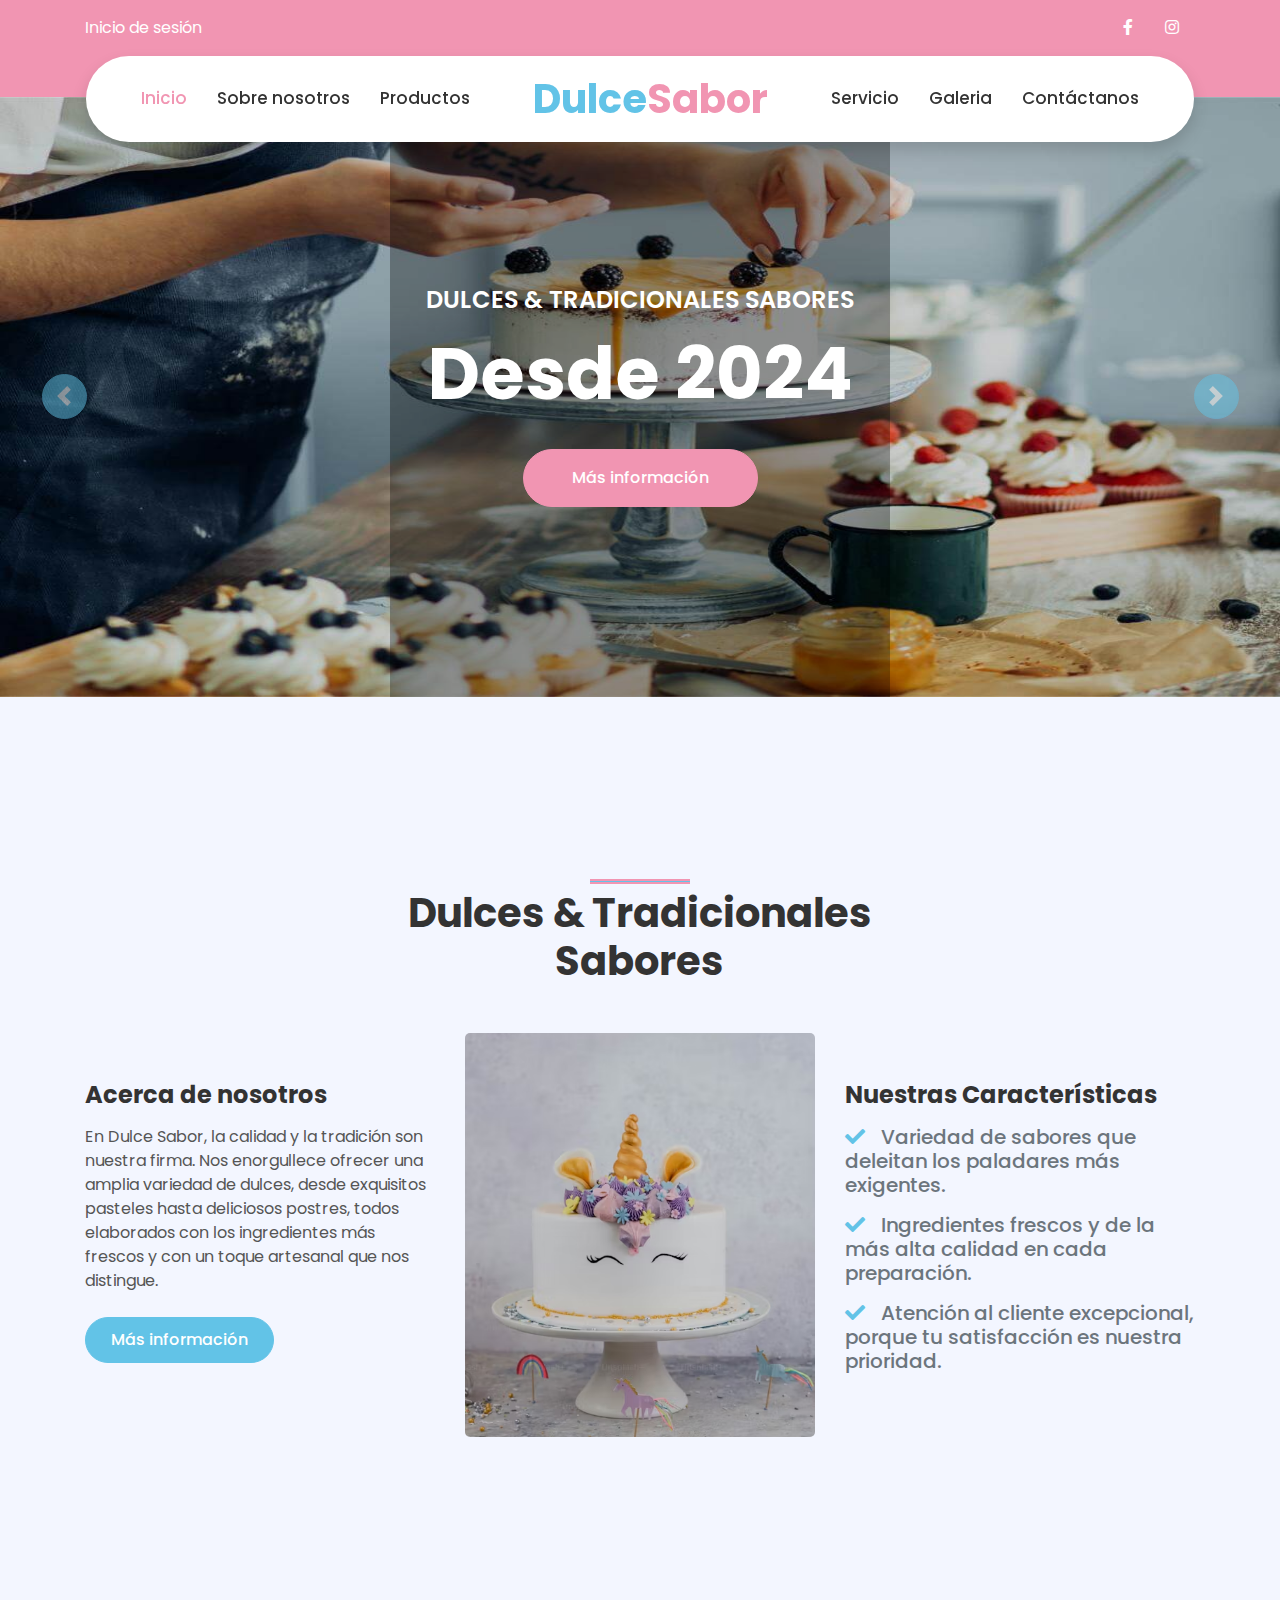
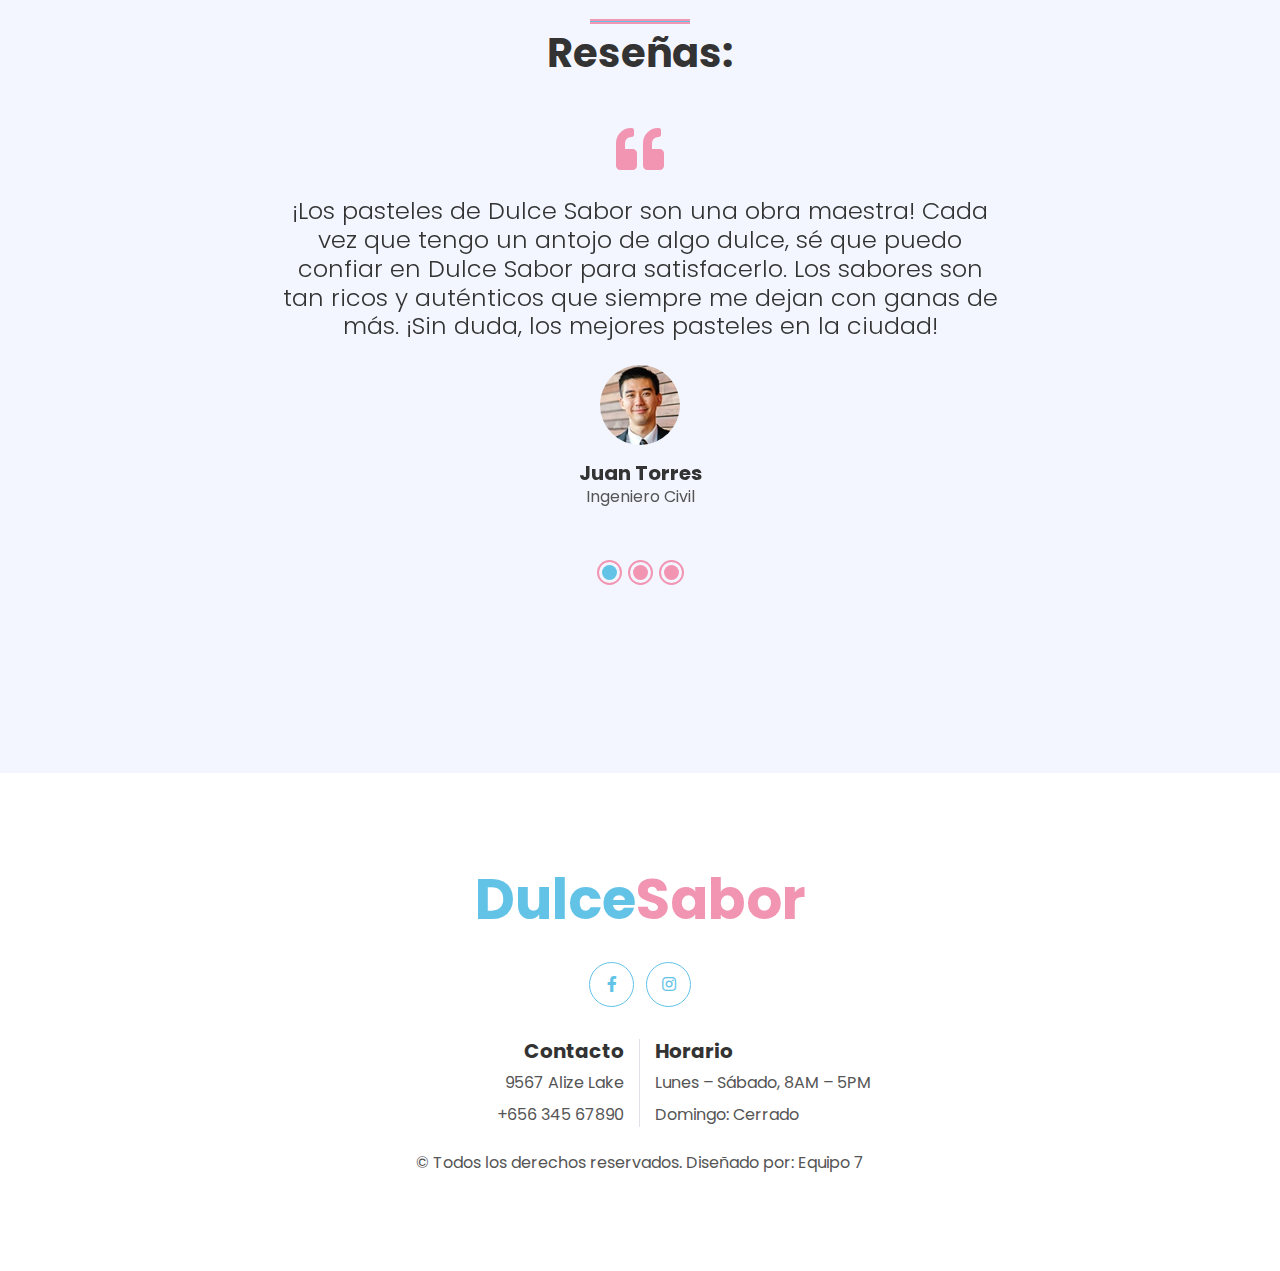
<file: index.html>
<!DOCTYPE html>
<html lang="en">

<head>
    <meta charset="utf-8">
    <title>Dulce Sabor</title>
    <meta content="width=device-width, initial-scale=1.0" name="viewport">
    <meta content="Free HTML Templates" name="keywords">
    <meta content="Free HTML Templates" name="description">
    <!-- Google Web Fonts -->
    <link rel="preconnect" href="https://fonts.gstatic.com">
    <link href="https://fonts.googleapis.com/css2?family=Poppins:wght@400;500;600;700&display=swap" rel="stylesheet">

    <!-- Font Awesome -->
    <link href="https://cdnjs.cloudflare.com/ajax/libs/font-awesome/5.10.0/css/all.min.css" rel="stylesheet">

    <!-- Libraries Stylesheet -->
    <link href="lib/owlcarousel/assets/owl.carousel.min.css" rel="stylesheet">
    <link href="lib/lightbox/css/lightbox.min.css" rel="stylesheet">

    <!-- Customized Bootstrap Stylesheet -->
    <link href="css/style.css" rel="stylesheet">
</head>

<body>
    <!-- Topbar Start -->
    <div class="container-fluid bg-primary py-3 d-none d-md-block">
        <div class="container">
            <div class="row">
                <div class="col-md-6 text-center text-lg-left mb-2 mb-lg-0">
                    <div class="d-inline-flex align-items-center">
                        <a class="text-white pr-3" href="">Inicio de sesión</a>
                    </div>
                </div>
                <div class="col-md-6 text-center text-lg-right">
                    <div class="d-inline-flex align-items-center">
                        <a class="text-white px-3" href="">
                            <i class="fab fa-facebook-f"></i>
                        </a>
                        <a class="text-white px-3" href="">
                            <i class="fab fa-instagram"></i>
                        </a>
                    </div>
                </div>
            </div>
        </div>
    </div>
    <!-- Topbar End -->


    <!-- Navbar Start -->
    <div class="container-fluid position-relative nav-bar p-0">
        <div class="container-lg position-relative p-0 px-lg-3" style="z-index: 9;">
            <nav class="navbar navbar-expand-lg bg-white navbar-light shadow p-lg-0">
                <a href="index.html" class="navbar-brand d-block d-lg-none">
                    <h1 class="m-0 display-4 text-primary"><span class="text-secondary">i</span>CREAM</h1>
                </a>
                <button type="button" class="navbar-toggler" data-toggle="collapse" data-target="#navbarCollapse">
                    <span class="navbar-toggler-icon"></span>
                </button>
                <div class="collapse navbar-collapse justify-content-between" id="navbarCollapse">
                    <div class="navbar-nav ml-auto py-0">
                        <a href="index.html" class="nav-item nav-link active">Inicio</a>
                        <a href="about.html" class="nav-item nav-link">Sobre nosotros</a>
                        <a href="product.html" class="nav-item nav-link">Productos</a>
                    </div>
                    <a href="index.html" class="navbar-brand mx-5 d-none d-lg-block">
                        <h1 class="m-0 display-5 text-primary"><span class="text-secondary">Dulce</span>Sabor</h1>
                    </a>
                    <div class="navbar-nav mr-auto py-0">
                        <a href="service.html" class="nav-item nav-link">Servicio</a>
                        <a href="gallery.html" class="nav-item nav-link">Galeria</a>
                        <a href="contact.html" class="nav-item nav-link">Contáctanos</a>
                    </div>
                </div>
            </nav>
        </div>
    </div>
    <!-- Navbar End -->

<!-- Carousel Start -->
<div class="container-fluid p-0 mb-5 pb-5">
    <div id="header-carousel" class="carousel slide" data-ride="carousel">
        <div class="carousel-inner">
            <div class="carousel-item active">
                <img class="w-100" src="img/carousel-1.jpg" alt="Image">
                <div class="carousel-caption d-flex flex-column align-items-center justify-content-center">
                    <div class="p-3" style="max-width: 500px;">
                        <h4 class="text-white text-uppercase mb-md-3">Dulces & Tradicionales Sabores</h4>
                        <h1 class="display-3 text-white mb-md-4">Desde 2024</h1>
                        <a href="" class="btn btn-primary py-md-3 px-md-5 mt-2">Más información</a>
                    </div>
                </div>
            </div>
            <div class="carousel-item">
                <img class="w-100" src="img/carousel-2.jpg" alt="Image">
                <div class="carousel-caption d-flex flex-column align-items-center justify-content-center">
                    <div class="p-3" style="max-width: 500px;">
                        <h4 class="text-white text-uppercase mb-md-3">Dulces & Tradicionales Sabores</h4>
                        <h1 class="display-3 text-white mb-md-4">Productos de excelente calidad</h1>
                        <a href="" class="btn btn-primary py-md-3 px-md-5 mt-2">Más información</a>
                    </div>
                </div>
            </div>
        </div>
        <a class="carousel-control-prev" href="#header-carousel" data-slide="prev">
            <div class="btn btn-secondary px-0" style="width: 45px; height: 45px;">
                <span class="carousel-control-prev-icon mb-n1"></span>
            </div>
        </a>
        <a class="carousel-control-next" href="#header-carousel" data-slide="next">
            <div class="btn btn-secondary px-0" style="width: 45px; height: 45px;">
                <span class="carousel-control-next-icon mb-n1"></span>
            </div>
        </a>
    </div>
</div>
<!-- Carousel End -->



    <!-- About Start -->
    <div class="container-fluid py-5">
        <div class="container py-5">
            <div class="row justify-content-center">
                <div class="col-lg-7">
                    <h1 class="section-title position-relative text-center mb-5">Dulces & Tradicionales Sabores</h1>
                </div>
            </div>
            <div class="row">
                <div class="col-lg-4 py-5">
                    <h4 class="font-weight-bold mb-3">Acerca de nosotros</h4>
                    <p >En Dulce Sabor, la calidad y la tradición son nuestra firma. Nos enorgullece ofrecer una amplia variedad de dulces, desde exquisitos pasteles hasta deliciosos postres, todos elaborados con los ingredientes más frescos y con un toque artesanal que nos distingue.</p>
                    <a href="about.html" class="btn btn-secondary mt-2">Más información</a>
                </div>
                <div class="col-lg-4" style="min-height: 400px;">
                    <div class="position-relative h-100 rounded overflow-hidden">
                        <img class="position-absolute w-100 h-100" src="img/about.jpg" style="object-fit: cover;">
                    </div>
                </div>
                <div class="col-lg-4 py-5">
                    <h4 class="font-weight-bold mb-3">Nuestras Características</h4>
                    <h5 class="text-muted mb-3"><i class="fa fa-check text-secondary mr-3"></i>Variedad de sabores que deleitan los paladares más exigentes.</h5>
                    <h5 class="text-muted mb-3"><i class="fa fa-check text-secondary mr-3"></i>Ingredientes frescos y de la más alta calidad en cada preparación.</h5>
                    <h5 class="text-muted mb-3"><i class="fa fa-check text-secondary mr-3"></i>Atención al cliente excepcional, porque tu satisfacción es nuestra prioridad.</h5>
                </div>
            </div>
        </div>
    </div>
    <!-- About End -->

    <!-- Testimonial Start -->
    <div class="container-fluid py-5">
        <div class="container py-5">
            <div class="row justify-content-center">
                <div class="col-lg-6">
                    <h1 class="section-title position-relative text-center mb-5">Reseñas:</h1>
                </div>
            </div>
            <div class="row justify-content-center">
                <div class="col-lg-8">
                    <div class="owl-carousel testimonial-carousel">
                        <div class="text-center">
                            <i class="fa fa-3x fa-quote-left text-primary mb-4"></i>
                            <h4 class="font-weight-light mb-4">¡Los pasteles de Dulce Sabor son una obra maestra! Cada vez que tengo un antojo de algo dulce, sé que puedo confiar en Dulce Sabor para satisfacerlo. Los sabores son tan ricos y auténticos que siempre me dejan con ganas de más. ¡Sin duda, los mejores pasteles en la ciudad!</h4>
                            <img class="img-fluid mx-auto mb-3" src="img/testimonial-1.jpg" alt="">
                            <h5 class="font-weight-bold m-0">Juan Torres</h5>
                            <span>Ingeniero Civil</span>
                        </div>
                        <div class="text-center">
                            <i class="fa fa-3x fa-quote-left text-primary mb-4"></i>
                            <h4 class="font-weight-light mb-4">Aunque mi trabajo requiere que tenga cuidado con lo que como, no puedo resistirme a los pasteles de Dulce Sabor. Su frescura y calidad son insuperables. Cada vez que tengo la oportunidad de disfrutar de uno de sus pasteles, es como un pequeño regalo para mí mismo. ¡Simplemente deliciosos!</h4>
                            <img class="img-fluid mx-auto mb-3" src="img/testimonial-2.jpg" alt="">
                            <h5 class="font-weight-bold m-0">Luis García</h5>
                            <span>Cardiólogo</span>
                        </div>
                        <div class="text-center">
                            <i class="fa fa-3x fa-quote-left text-primary mb-4"></i>
                            <h4 class="font-weight-light mb-4">Como crítico gastronómico, he probado innumerables pasteles en mi vida, pero ninguno se compara con los de Dulce Sabor. La atención al detalle en cada creación es evidente, desde la suavidad de la masa hasta la intensidad de los sabores. ¡Son una experiencia que no puedes perderte</h4>
                            <img class="img-fluid mx-auto mb-3" src="img/testimonial-3.jpg" alt="">
                            <h5 class="font-weight-bold m-0">Miguel Sánchez</h5>
                            <span>Periodista Gastronómico</span>
                        </div>
                    </div>
                </div>
            </div>
        </div>
    </div>
    <!-- Testimonial End -->


    <!-- Footer Start -->
    <div class="container-fluid footer bg-light py-5" style="margin-top: 90px;">
        <div class="container text-center py-5">
            <div class="row">
                <div class="col-12 mb-4">
                    <a href="index.html" class="navbar-brand m-0">
                        <h1 class="m-0 mt-n2 display-4 text-primary"><span class="text-secondary">Dulce</span>Sabor</h1>
                    </a>
                </div>
                <div class="col-12 mb-4">
                    <a class="btn btn-outline-secondary btn-social mr-2" href="#"><i class="fab fa-facebook-f"></i></a>
                    <a class="btn btn-outline-secondary btn-social" href="#"><i class="fab fa-instagram"></i></a>
                </div>
                <div class="col-12 mt-2 mb-4">
                    <div class="row">
                        <div class="col-sm-6 text-center text-sm-right border-right mb-3 mb-sm-0">
                            <h5 class="font-weight-bold mb-2">Contacto</h5>
                            <p class="mb-2">9567 Alize Lake</p>
                            <p class="mb-0">+656 345 67890</p>
                        </div>
                        <div class="col-sm-6 text-center text-sm-left">
                            <h5 class="font-weight-bold mb-2">Horario</h5>
                            <p class="mb-2">Lunes – Sábado, 8AM – 5PM</p>
                            <p class="mb-0">Domingo: Cerrado</p>
                        </div>
                    </div>
                </div>
                <div class="col-12">
                    <p class="m-0">&copy; Todos los derechos reservados. Diseñado por: Equipo 7</a>
                    </p>
                </div>
            </div>
        </div>
    </div>
    <!-- Footer End -->


    <!-- Back to Top -->
    <a href="#" class="btn btn-secondary px-2 back-to-top"><i class="fa fa-angle-double-up"></i></a>


    <!-- JavaScript Libraries -->
    <script src="https://code.jquery.com/jquery-3.4.1.min.js"></script>
    <script src="https://stackpath.bootstrapcdn.com/bootstrap/4.4.1/js/bootstrap.bundle.min.js"></script>
    <script src="lib/easing/easing.min.js"></script>
    <script src="lib/waypoints/waypoints.min.js"></script>
    <script src="lib/owlcarousel/owl.carousel.min.js"></script>
    <script src="lib/isotope/isotope.pkgd.min.js"></script>
    <script src="lib/lightbox/js/lightbox.min.js"></script>

    <!-- Contact Javascript File -->
    <script src="mail/jqBootstrapValidation.min.js"></script>
    <script src="mail/contact.js"></script>

    <!-- Template Javascript -->
    <script src="js/main.js"></script>
</body>

</html>
</file>
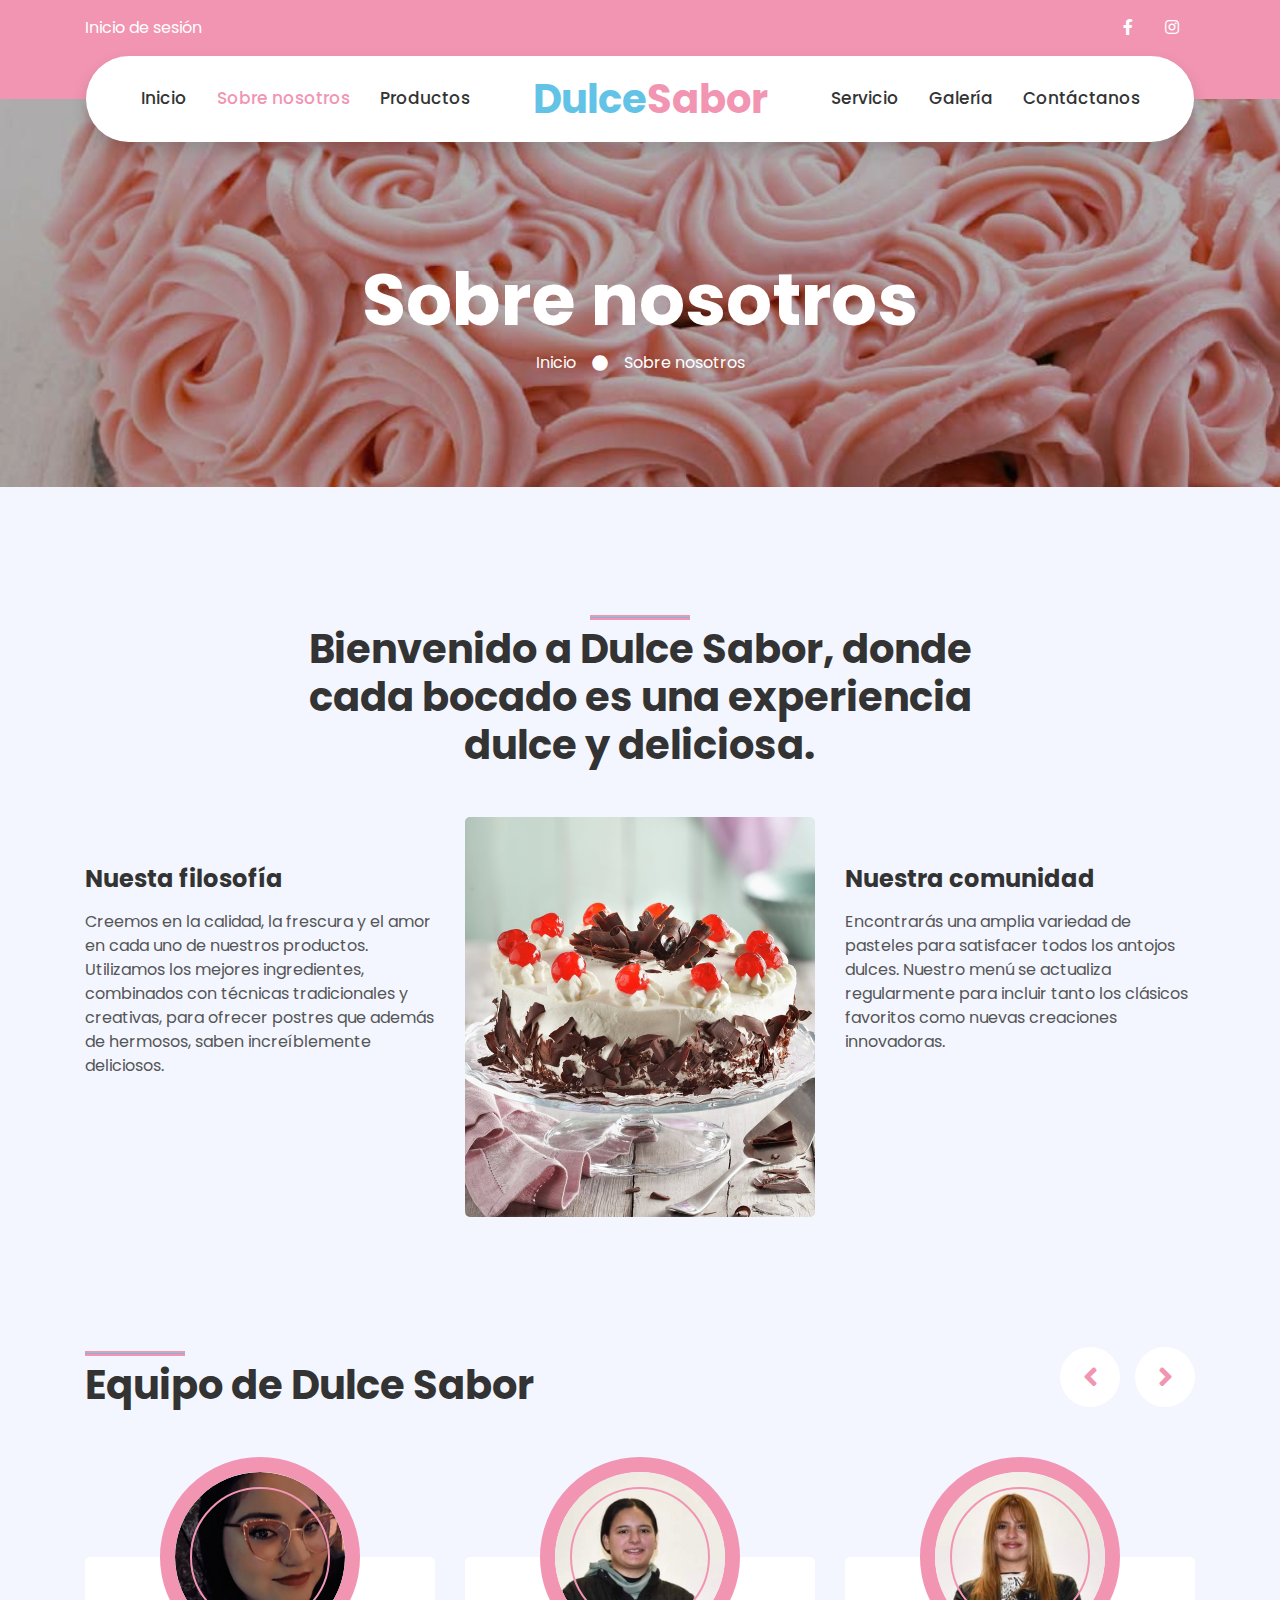
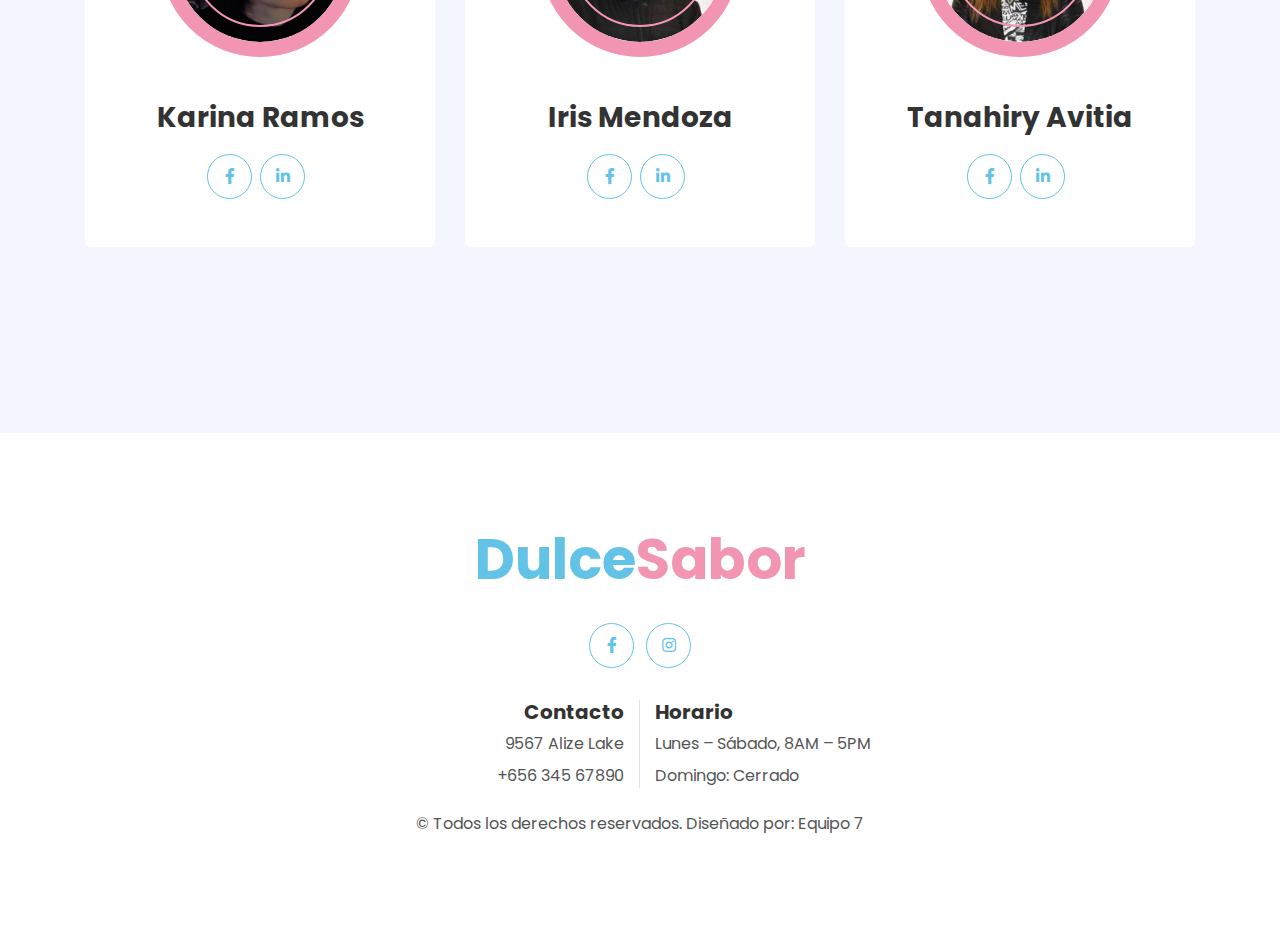
<file: about.html>
<!DOCTYPE html>
<html lang="en">

  <head>
    <meta charset="utf-8" />
    <title>Dulce Sabor</title>
    <meta content="width=device-width, initial-scale=1.0" name="viewport">
    <meta content="Free HTML Templates" name="keywords">
    <meta content="Free HTML Templates" name="description">
    <!-- Google Web Fonts -->
    <link rel="preconnect" href="https://fonts.gstatic.com">
    <link href="https://fonts.googleapis.com/css2?family=Poppins:wght@400;500;600;700&display=swap" rel="stylesheet">

    <!-- Font Awesome -->
    <link href="https://cdnjs.cloudflare.com/ajax/libs/font-awesome/5.10.0/css/all.min.css" rel="stylesheet">

    <!-- Libraries Stylesheet -->
    <link href="lib/owlcarousel/assets/owl.carousel.min.css" rel="stylesheet">
    <link href="lib/lightbox/css/lightbox.min.css" rel="stylesheet">

    <!-- Customized Bootstrap Stylesheet -->
    <link href="css/style.css" rel="stylesheet" />
</head>

  <body>
    <!-- Topbar Start -->
    <div class="container-fluid bg-primary py-3 d-none d-md-block">
      <div class="container">
        <div class="row">
          <div class="col-md-6 text-center text-lg-left mb-2 mb-lg-0">
            <div class="d-inline-flex align-items-center">
              <a class="text-white pr-3" href="">Inicio de sesión</a>
            </div>
          </div>
          <div class="col-md-6 text-center text-lg-right">
            <div class="d-inline-flex align-items-center">
              <a class="text-white px-3" href="">
                <i class="fab fa-facebook-f"></i>
              </a>
              <a class="text-white px-3" href="">
                <i class="fab fa-instagram"></i>
              </a>
            </div>
          </div>
        </div>
      </div>
    </div>
    <!-- Topbar End -->

    <!-- Navbar Start -->
    <div class="container-fluid position-relative nav-bar p-0">
      <div
        class="container-lg position-relative p-0 px-lg-3"
        style="z-index: 9;"
      >
        <nav
          class="navbar navbar-expand-lg bg-white navbar-light shadow p-lg-0"
        >
          <a href="index.html" class="navbar-brand d-block d-lg-none">
            <h1 class="m-0 display-4 text-primary">
              <span class="text-secondary">Dulce</span>Sabor
            </h1>
          </a>
          <button
            type="button"
            class="navbar-toggler"
            data-toggle="collapse"
            data-target="#navbarCollapse"
          >
            <span class="navbar-toggler-icon"></span>
          </button>
          <div
            class="collapse navbar-collapse justify-content-between"
            id="navbarCollapse"
          >
            <div class="navbar-nav ml-auto py-0">
              <a href="index.html" class="nav-item nav-link">Inicio</a>
              <a href="about.html" class="nav-item nav-link active"
                >Sobre nosotros</a
              >
              <a href="product.html" class="nav-item nav-link">Productos</a>
            </div>
            <a href="index.html" class="navbar-brand mx-5 d-none d-lg-block">
              <h1 class="m-0 display-5 text-primary">
                <span class="text-secondary">Dulce</span>Sabor
              </h1>
            </a>
            <div class="navbar-nav mr-auto py-0">
              <a href="service.html" class="nav-item nav-link">Servicio</a>
              <a href="gallery.html" class="nav-item nav-link">Galería</a>
              <a href="contact.html" class="nav-item nav-link">Contáctanos</a>
            </div>
          </div>
        </nav>
      </div>
    </div>
    <!-- Navbar End -->

    <!-- Header Start -->
    <div
      class="jumbotron jumbotron-fluid page-header" 
      style="margin-bottom: 90px"
    >
      <div class="container text-center py-5">
        <h1 class="text-white display-3 mt-lg-5">Sobre nosotros</h1>
        <div class="d-inline-flex align-items-center text-white">
          <p class="m-0"><a class="text-white" href="">Inicio</a></p>
          <i class="fa fa-circle px-3"></i>
          <p class="m-0">Sobre nosotros</p>
        </div>
      </div>
    </div>
    <!-- Header End -->

    <!-- About Start -->
    <div class="container-fluid py-10">
      <div class="container py-5">
        <div class="row justify-content-center">
          <div class="col-lg-8">
            <h1 class="section-title position-relative text-center mb-5">
              Bienvenido a Dulce Sabor, donde cada bocado es una experiencia
              dulce y deliciosa.
            </h1>
          </div>
        </div>
        <div class="row">
          <div class="col-lg-4 py-5">
            <h4 class="font-weight-bold mb-3">Nuesta filosofía</h4>
            <p>
              Creemos en la calidad, la frescura y el amor en cada uno de
              nuestros productos. Utilizamos los mejores ingredientes,
              combinados con técnicas tradicionales y creativas, para ofrecer
              postres que además de hermosos, saben increíblemente deliciosos.
            </p>
          </div>
          <div class="col-lg-4" style="min-height: 400px">
            <div class="position-relative h-100 rounded overflow-hidden">
              <img
                class="position-absolute w-100 h-100"
                src="img/pastel.jpg"
                style="object-fit: cover"
              />
            </div>
          </div>
          <div class="col-lg-4 py-5">
            <h4 class="font-weight-bold mb-3">Nuestra comunidad</h4>
            <p>
              Encontrarás una amplia variedad de pasteles para satisfacer todos
              los antojos dulces. Nuestro menú se actualiza regularmente para
              incluir tanto los clásicos favoritos como nuevas creaciones
              innovadoras.
            </p>
          </div>
        </div>
      </div>
    </div>
    <!-- About End -->

    <!-- Team Start -->
    <div class="container-fluid py-5">
      <div class="container py-5">
        <div class="row">
          <div class="col-lg-6">
            <h1 class="section-title position-relative mb-5">
              Equipo de Dulce Sabor
            </h1>
          </div>
          <div class="col-lg-6 mb-5 mb-lg-0 pb-5 pb-lg-0"></div>
        </div>
        <div class="row">
          <div class="col-12">
            <div class="owl-carousel team-carousel">
              <div class="team-item">
                <div class="team-img mx-auto">
                  <img
                    class="rounded-circle w-100 h-100"
                    src="img/kary.png"
                    style="object-fit: cover"
                  />
                </div>
                <div
                  class="position-relative text-center bg-light rounded px-4 py-5"
                  style="margin-top: -100px"
                >
                  <h3 class="font-weight-bold mt-5 mb-3 pt-5">
                     Karina Ramos
                  </h3>
                  <div class="d-flex justify-content-center pt-1">
               
                    <a
                      class="btn btn-outline-secondary btn-social mr-2"
                      href="#"
                      ><i class="fab fa-facebook-f"></i
                    ></a>
                    <a
                      class="btn btn-outline-secondary btn-social mr-2"
                      href="#"
                      ><i class="fab fa-linkedin-in"></i
                    ></a>
                  </div>
                </div>
              </div>
              <div class="team-item">
                <div class="team-img mx-auto">
                  <img
                    class="rounded-circle w-100 h-100"
                    src="img/iris.png"
                    style="object-fit: cover"
                  />
                </div>
                <div
                  class="position-relative text-center bg-light rounded px-4 py-5"
                  style="margin-top: -100px"
                >
                  <h3 class="font-weight-bold mt-5 mb-3 pt-5">Iris Mendoza</h3>
                  <div class="d-flex justify-content-center pt-1">
                    <a
                      class="btn btn-outline-secondary btn-social mr-2"
                      href="#"
                      ><i class="fab fa-facebook-f"></i
                    ></a>
                    <a
                      class="btn btn-outline-secondary btn-social mr-2"
                      href="#"
                      ><i class="fab fa-linkedin-in"></i
                    ></a>
                  </div>
                </div>
              </div>
              <div class="team-item">
                <div class="team-img mx-auto">
                  <img
                    class="rounded-circle w-100 h-100"
                    src="img/yop.png"
                    style="object-fit: cover"
                  />
                </div>
                <div
                  class="position-relative text-center bg-light rounded px-4 py-5"
                  style="margin-top: -100px"
                >
                  <h3 class="font-weight-bold mt-5 mb-3 pt-5">Tanahiry Avitia</h3>
                  <div class="d-flex justify-content-center pt-1">
                    <a
                      class="btn btn-outline-secondary btn-social mr-2"
                      href="#"
                      ><i class="fab fa-facebook-f"></i
                    ></a>
                    <a
                      class="btn btn-outline-secondary btn-social mr-2"
                      href="#"
                      ><i class="fab fa-linkedin-in"></i
                    ></a>
                  </div>
                </div>
              </div>
              <div class="team-item">
                <div class="team-img mx-auto">
                  <img
                    class="rounded-circle w-100 h-100"
                    src="img/ana.png"
                    style="object-fit: cover"
                  />
                </div>
                <div
                  class="position-relative text-center bg-light rounded px-4 py-5"
                  style="margin-top: -100px"
                >
                  <h3 class="font-weight-bold mt-5 mb-3 pt-5">Ana Barraza</h3>
                  <div class="d-flex justify-content-center pt-1">
                    <a
                      class="btn btn-outline-secondary btn-social mr-2"
                      href="#"
                      ><i class="fab fa-facebook-f"></i
                    ></a>
                    <a
                      class="btn btn-outline-secondary btn-social mr-2"
                      href="#"
                      ><i class="fab fa-linkedin-in"></i
                    ></a>
                  </div>
                </div>
              </div>
            </div>
          </div>
        </div>
      </div>
    </div>
    <!-- Team End -->

    <!-- Footer Start -->
   <div class="container-fluid footer bg-light py-5" style="margin-top: 90px;">
        <div class="container text-center py-5">
            <div class="row">
                <div class="col-12 mb-4">
                    <a href="index.html" class="navbar-brand m-0">
                        <h1 class="m-0 mt-n2 display-4 text-primary"><span class="text-secondary">Dulce</span>Sabor</h1>
                    </a>
                </div>
                <div class="col-12 mb-4">
                    <a class="btn btn-outline-secondary btn-social mr-2" href="#"><i class="fab fa-facebook-f"></i></a>
                    <a class="btn btn-outline-secondary btn-social" href="#"><i class="fab fa-instagram"></i></a>
                </div>
                <div class="col-12 mt-2 mb-4">
                    <div class="row">
                        <div class="col-sm-6 text-center text-sm-right border-right mb-3 mb-sm-0">
                            <h5 class="font-weight-bold mb-2">Contacto</h5>
                            <p class="mb-2">9567 Alize Lake</p>
                            <p class="mb-0">+656 345 67890</p>
                        </div>
                        <div class="col-sm-6 text-center text-sm-left">
                            <h5 class="font-weight-bold mb-2">Horario</h5>
                            <p class="mb-2">Lunes – Sábado, 8AM – 5PM</p>
                            <p class="mb-0">Domingo: Cerrado</p>
                        </div>
                    </div>
                </div>
                <div class="col-12">
                    <p class="m-0">&copy; Todos los derechos reservados. Diseñado por: Equipo 7</a>
                    </p>
                </div>
            </div>
        </div>
    </div>
    <!-- Footer End -->
    <!-- Footer End -->

    <!-- Back to Top -->
    <a href="#" class="btn btn-secondary px-2 back-to-top"
      ><i class="fa fa-angle-double-up"></i
    ></a>

    <!-- JavaScript Libraries -->
    <script src="https://code.jquery.com/jquery-3.4.1.min.js"></script>
    <script src="https://stackpath.bootstrapcdn.com/bootstrap/4.4.1/js/bootstrap.bundle.min.js"></script>
    <script src="lib/easing/easing.min.js"></script>
    <script src="lib/waypoints/waypoints.min.js"></script>
    <script src="lib/owlcarousel/owl.carousel.min.js"></script>
    <script src="lib/isotope/isotope.pkgd.min.js"></script>
    <script src="lib/lightbox/js/lightbox.min.js"></script>

    <!-- Contact Javascript File -->
    <script src="mail/jqBootstrapValidation.min.js"></script>
    <script src="mail/contact.js"></script>

    <!-- Template Javascript -->
    <script src="js/main.js"></script>
  </body>
</html>
</file>
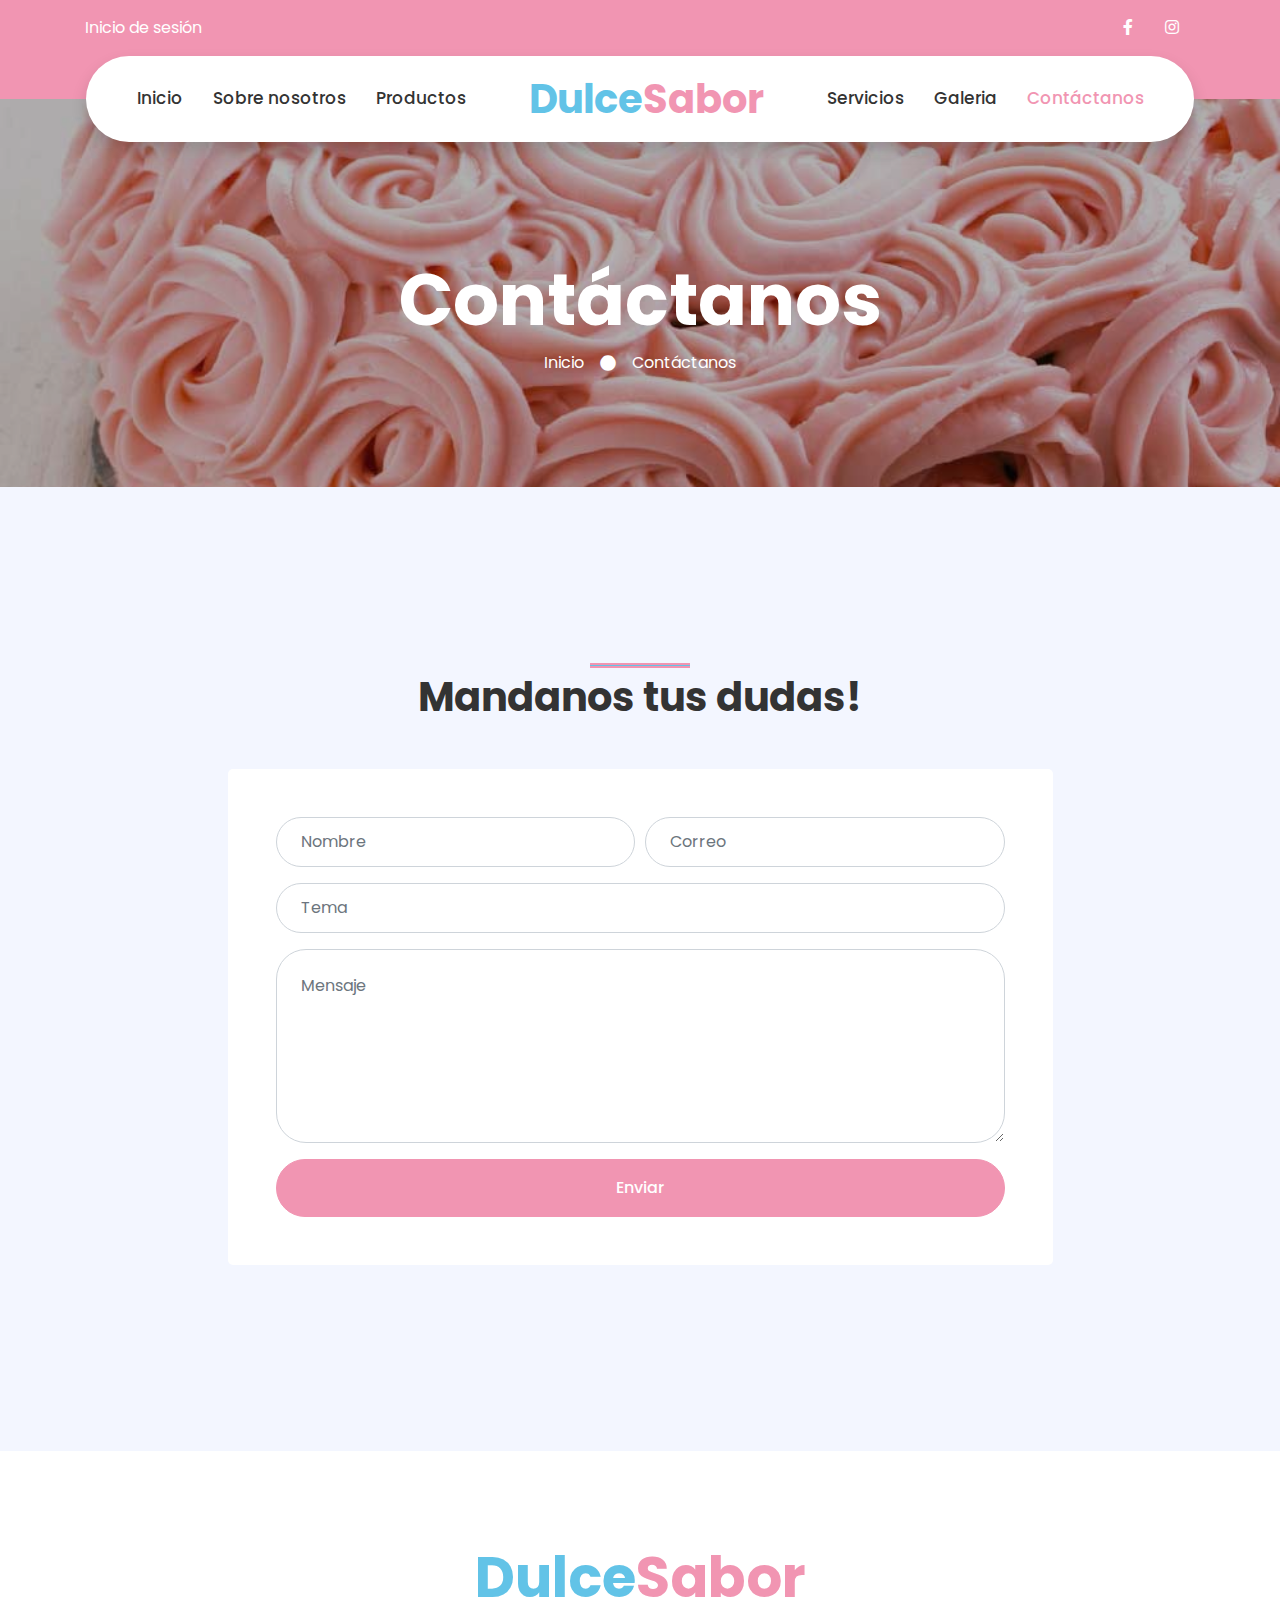
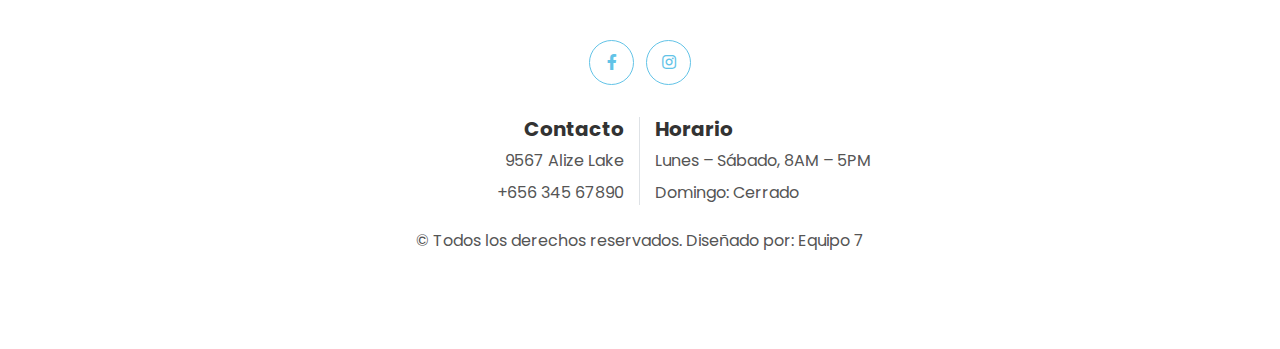
<file: contact.html>
<!DOCTYPE html>
<html lang="en">

<head>
    <meta charset="utf-8">
    <title>Dulce Sabor</title>
    <link rel="icon" type="image/png" href="img/favicon.png">
    <meta content="width=device-width, initial-scale=1.0" name="viewport">
    <meta content="Free HTML Templates" name="keywords">
    <meta content="Free HTML Templates" name="description">
    <!-- Google Web Fonts -->
    <link rel="preconnect" href="https://fonts.gstatic.com">
    <link href="https://fonts.googleapis.com/css2?family=Poppins:wght@400;500;600;700&display=swap" rel="stylesheet">

    <!-- Font Awesome -->
    <link href="https://cdnjs.cloudflare.com/ajax/libs/font-awesome/5.10.0/css/all.min.css" rel="stylesheet">

    <!-- Libraries Stylesheet -->
    <link href="lib/owlcarousel/assets/owl.carousel.min.css" rel="stylesheet">
    <link href="lib/lightbox/css/lightbox.min.css" rel="stylesheet">

    <!-- Customized Bootstrap Stylesheet -->
    <link href="css/style.css" rel="stylesheet">
</head>

<body>
    <!-- Topbar Start -->
    <div class="container-fluid bg-primary py-3 d-none d-md-block">
        <div class="container">
            <div class="row">
                <div class="col-md-6 text-center text-lg-left mb-2 mb-lg-0">
                    <div class="d-inline-flex align-items-center">
                        <a class="text-white pr-3" href="">Inicio de sesión</a>
                    </div>
                </div>
                <div class="col-md-6 text-center text-lg-right">
                    <div class="d-inline-flex align-items-center">
                        <a class="text-white px-3" href="">
                            <i class="fab fa-facebook-f"></i>
                        </a>
                        <a class="text-white px-3" href="">
                            <i class="fab fa-instagram"></i>
                        </a>
                    </div>
                </div>
            </div>
        </div>
    </div>
    <!-- Topbar End -->

    <!-- Navbar Start -->
    <div class="container-fluid position-relative nav-bar p-0">
        <div class="container-lg position-relative p-0 px-lg-3" style="z-index: 9;">
            <nav class="navbar navbar-expand-lg bg-white navbar-light shadow p-lg-0">
                <a href="index.html" class="navbar-brand d-block d-lg-none">
                    <h1 class="m-0 display-4 text-primary"><span class="text-secondary">i</span>CREAM</h1>
                </a>
                <button type="button" class="navbar-toggler" data-toggle="collapse" data-target="#navbarCollapse">
                    <span class="navbar-toggler-icon"></span>
                </button>
                <div class="collapse navbar-collapse justify-content-between" id="navbarCollapse">
                    <div class="navbar-nav ml-auto py-0">
                        <a href="index.html" class="nav-item nav-link">Inicio</a>
                        <a href="about.html" class="nav-item nav-link">Sobre nosotros</a>
                        <a href="product.html" class="nav-item nav-link">Productos</a>
                    </div>
                    <a href="index.html" class="navbar-brand mx-5 d-none d-lg-block">
                        <h1 class="m-0 display-5 text-primary"><span class="text-secondary">Dulce</span>Sabor</h1>
                    </a>
                    <div class="navbar-nav mr-auto py-0">
                        <a href="service.html" class="nav-item nav-link">Servicios</a>
                        <a href="gallery.html" class="nav-item nav-link">Galeria</a>
                        <a href="contact.html" class="nav-item nav-link active">Contáctanos</a>
                    </div>
                </div>
            </nav>
        </div>
    </div>
    <!-- Navbar End -->


    <!-- Header Start -->
    <div class="jumbotron jumbotron-fluid page-header" style="margin-bottom: 90px;">
        <div class="container text-center py-5">
            <h1 class="text-white display-3 mt-lg-5">Contáctanos</h1>
            <div class="d-inline-flex align-items-center text-white">
                <p class="m-0"><a class="text-white" href="">Inicio</a></p>
                <i class="fa fa-circle px-3"></i>
                <p class="m-0">Contáctanos</p>
            </div>
        </div>
    </div>
    <!-- Header End -->


    <!-- Contact Start -->
    <div class="container-fluid py-5">
        <div class="container py-5">
            <div class="row justify-content-center">
                <div class="col-lg-6">
                    <h1 class="section-title position-relative text-center mb-5">Mandanos tus dudas!</h1>
                </div>
            </div>
            <div class="row justify-content-center">
                <div class="col-lg-9">
                    <div class="contact-form bg-light rounded p-5">
                        <div id="success"></div>
                        <form name="sentMessage" id="contactForm" novalidate="novalidate">
                            <div class="form-row">
                                <div class="col-sm-6 control-group">
                                    <input type="text" class="form-control p-4" id="name" placeholder="Nombre" required="required" data-validation-required-message="Please enter your name" />
                                    <p class="help-block text-danger"></p>
                                </div>
                                <div class="col-sm-6 control-group">
                                    <input type="email" class="form-control p-4" id="email" placeholder="Correo" required="required" data-validation-required-message="Please enter your email" />
                                    <p class="help-block text-danger"></p>
                                </div>
                            </div>
                            <div class="control-group">
                                <input type="text" class="form-control p-4" id="subject" placeholder="Tema" required="required" data-validation-required-message="Please enter a subject" />
                                <p class="help-block text-danger"></p>
                            </div>
                            <div class="control-group">
                                <textarea class="form-control p-4" rows="6" id="message" placeholder="Mensaje" required="required" data-validation-required-message="Please enter your message"></textarea>
                                <p class="help-block text-danger"></p>
                            </div>
                            <div>
                                <button class="btn btn-primary btn-block py-3 px-5" type="submit" id="sendMessageButton">Enviar</button>
                            </div>
                        </form>
                    </div>
                </div>
            </div>
        </div>
    </div>
    <!-- Contact End -->


    <!-- Footer Start -->
    <div class="container-fluid footer bg-light py-5" style="margin-top: 90px;">
        <div class="container text-center py-5">
            <div class="row">
                <div class="col-12 mb-4">
                    <a href="index.html" class="navbar-brand m-0">
                        <h1 class="m-0 mt-n2 display-4 text-primary"><span class="text-secondary">Dulce</span>Sabor</h1>
                    </a>
                </div>
                <div class="col-12 mb-4">
                    <a class="btn btn-outline-secondary btn-social mr-2" href="#"><i class="fab fa-facebook-f"></i></a>
                    <a class="btn btn-outline-secondary btn-social" href="#"><i class="fab fa-instagram"></i></a>
                </div>
                <div class="col-12 mt-2 mb-4">
                    <div class="row">
                        <div class="col-sm-6 text-center text-sm-right border-right mb-3 mb-sm-0">
                            <h5 class="font-weight-bold mb-2">Contacto</h5>
                            <p class="mb-2">9567 Alize Lake</p>
                            <p class="mb-0">+656 345 67890</p>
                        </div>
                        <div class="col-sm-6 text-center text-sm-left">
                            <h5 class="font-weight-bold mb-2">Horario</h5>
                            <p class="mb-2">Lunes – Sábado, 8AM – 5PM</p>
                            <p class="mb-0">Domingo: Cerrado</p>
                        </div>
                    </div>
                </div>
                <div class="col-12">
                    <p class="m-0">&copy; Todos los derechos reservados. Diseñado por: Equipo 7</a>
                    </p>
                </div>
            </div>
        </div>
    </div>
    <!-- Footer End -->



    <!-- Back to Top -->
    <a href="#" class="btn btn-secondary px-2 back-to-top"><i class="fa fa-angle-double-up"></i></a>


    <!-- JavaScript Libraries -->
    <script src="https://code.jquery.com/jquery-3.4.1.min.js"></script>
    <script src="https://stackpath.bootstrapcdn.com/bootstrap/4.4.1/js/bootstrap.bundle.min.js"></script>
    <script src="lib/easing/easing.min.js"></script>
    <script src="lib/waypoints/waypoints.min.js"></script>
    <script src="lib/owlcarousel/owl.carousel.min.js"></script>
    <script src="lib/isotope/isotope.pkgd.min.js"></script>
    <script src="lib/lightbox/js/lightbox.min.js"></script>

    <!-- Contact Javascript File -->
    <script src="mail/jqBootstrapValidation.min.js"></script>
    <script src="mail/contact.js"></script>

    <!-- Template Javascript -->
    <script src="js/main.js"></script>
</body>

</html>
</file>
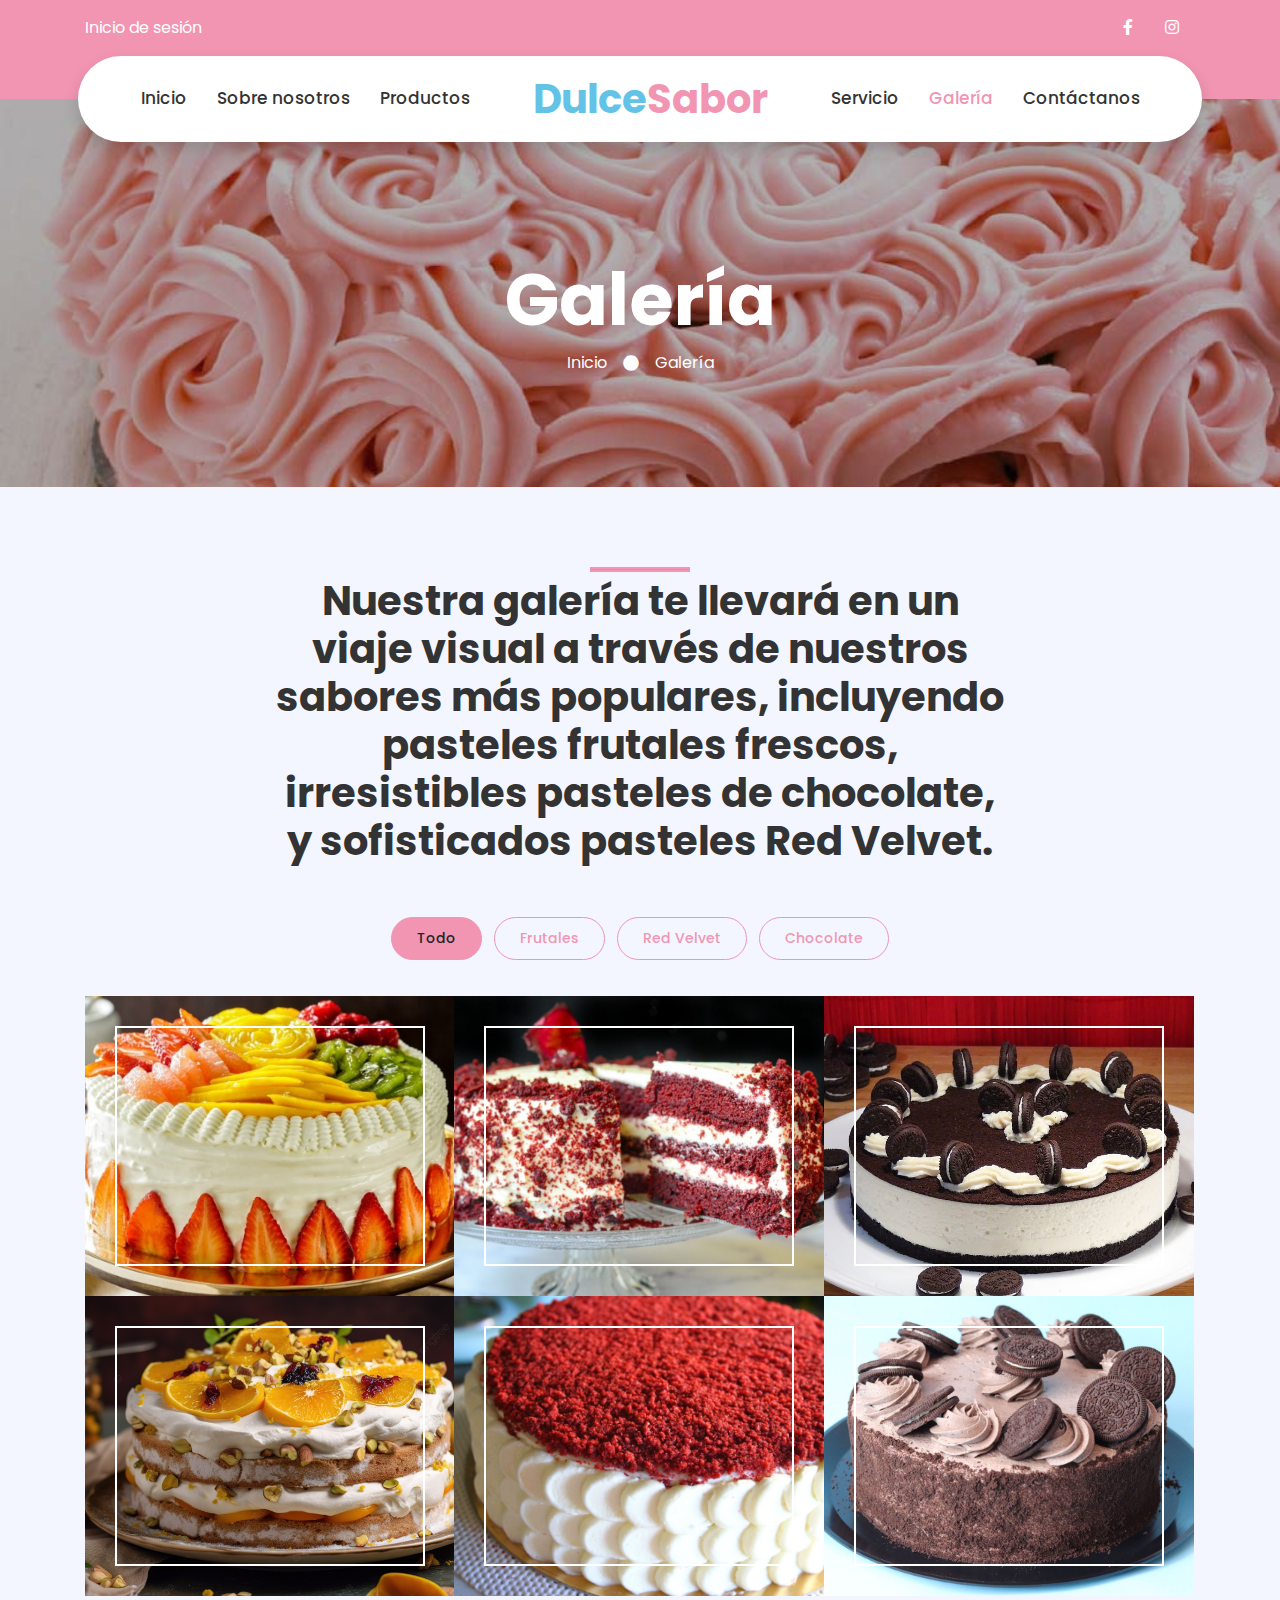
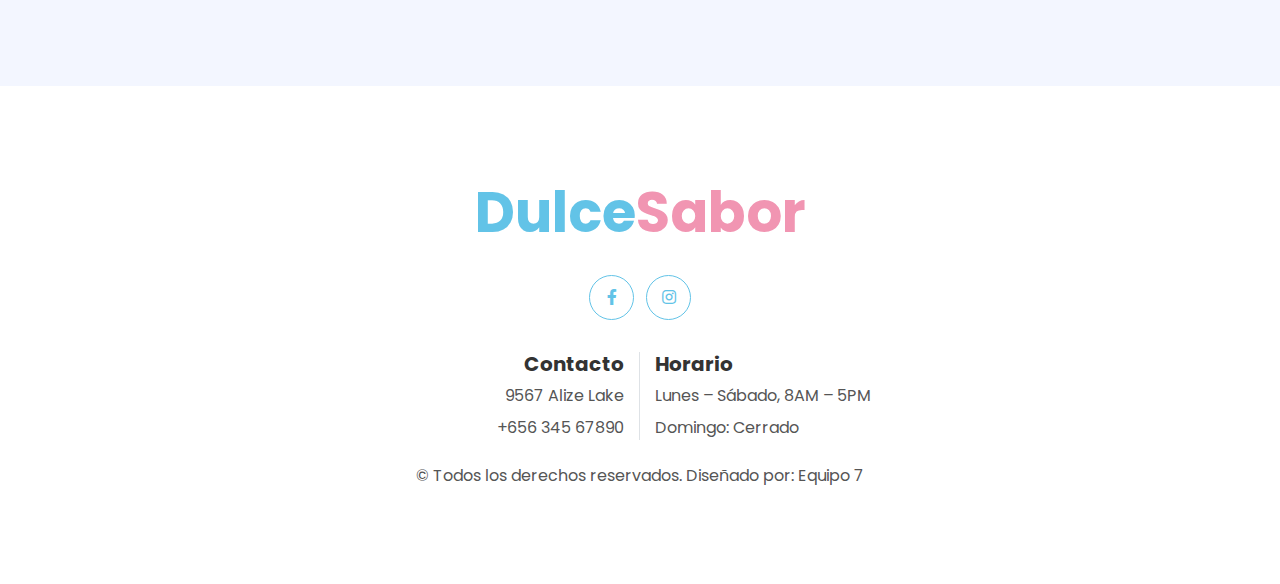
<file: gallery.html>
<!DOCTYPE html>
<html lang="en">
  <head>
    <meta charset="utf-8" />
    <title>Dulce Sabor</title>
    <meta content="width=device-width, initial-scale=1.0" name="viewport" />
    <meta content="Free HTML Templates" name="keywords" />
    <meta content="Free HTML Templates" name="description" />

    <!-- Favicon -->
    <link href="img/favicon.ico" rel="icon" />

    <!-- Google Web Fonts -->
    <link rel="preconnect" href="https://fonts.gstatic.com" />
    <link
      href="https://fonts.googleapis.com/css2?family=Poppins:wght@400;500;600;700&display=swap"
      rel="stylesheet"
    />

    <!-- Font Awesome -->
    <link
      href="https://cdnjs.cloudflare.com/ajax/libs/font-awesome/5.10.0/css/all.min.css"
      rel="stylesheet"
    />

    <!-- Libraries Stylesheet -->
    <link href="lib/owlcarousel/assets/owl.carousel.min.css" rel="stylesheet" />
    <link href="lib/lightbox/css/lightbox.min.css" rel="stylesheet" />

    <!-- Customized Bootstrap Stylesheet -->
    <link href="css/style.css" rel="stylesheet" />
  </head>

  <body>
    <!-- Topbar Start -->
    <div class="container-fluid bg-primary py-3 d-none d-md-block">
      <div class="container">
        <div class="row">
          <div class="col-md-6 text-center text-lg-left mb-2 mb-lg-0">
            <div class="d-inline-flex align-items-center">
              <a class="text-white pr-3" href="">Inicio de sesión</a>
            </div>
          </div>
          <div class="col-md-6 text-center text-lg-right">
            <div class="d-inline-flex align-items-center">
              <a class="text-white px-3" href="">
                <i class="fab fa-facebook-f"></i>
              </a>
              <a class="text-white px-3" href="">
                <i class="fab fa-instagram"></i>
              </a>
            </div>
          </div>
        </div>
      </div>
    </div>
    <!-- Topbar End -->

    <!-- Navbar Start -->
    <div class="container-fluid position-relative nav-bar p-0">
      <div
        class="container-lg position-relative p-0 px-lg-2"
        style="z-index: 9"
      >
        <nav
          class="navbar navbar-expand-lg bg-white navbar-light shadow p-lg-0"
        >
          <a href="index.html" class="navbar-brand d-block d-lg-none">
            <h1 class="m-0 display-6 text-primary">
              <span class="text-secondary">Dulce</span>Sabor
            </h1>
          </a>
          <button
            type="button"
            class="navbar-toggler"
            data-toggle="collapse"
            data-target="#navbarCollapse"
          >
            <span class="navbar-toggler-icon"></span>
          </button>
          <div
            class="collapse navbar-collapse justify-content-between"
            id="navbarCollapse"
          >
            <div class="navbar-nav ml-auto py-0">
              <a href="index.html" class="nav-item nav-link">Inicio</a>
              <a href="about.html" class="nav-item nav-link"
                >Sobre nosotros</a
              >
              <a href="product.html" class="nav-item nav-link">Productos</a>
            </div>
            <a href="index.html" class="navbar-brand mx-5 d-none d-lg-block">
              <h1 class="m-0 display-5 text-primary">
                <span class="text-secondary">Dulce</span>Sabor
              </h1>
            </a>
            <div class="navbar-nav mr-auto py-0">
              <a href="service.html" class="nav-item nav-link">Servicio</a>
              <a href="gallery.html" class="nav-item nav-link active">Galería</a>
              <a href="contact.html" class="nav-item nav-link">Contáctanos</a>
            </div>
          </div>
        </nav>
      </div>
    </div>

    <!-- Header Start -->
       <div
      class="jumbotron jumbotron-fluid page-header"
      style="margin-bottom: 90px"
    >
      <div class="container text-center py-5">
        <h1 class="text-white display-3 mt-lg-5">Galería</h1>
        <div class="d-inline-flex align-items-center text-white">
          <p class="m-0"><a class="text-white" href="">Inicio</a></p>
          <i class="fa fa-circle px-3"></i>
          <p class="m-0">Galería</p>
        </div>
      </div>
    </div>
    <!-- Header End -->


    <!-- Portfolio Start -->
        <div class="container-fluid py-10">
      <div class="container py-10">
            <div class="row justify-content-center">
                <div class="col-lg-8">
                    <h1 class="section-title position-relative text-center mb-5">Nuestra galería te llevará en un viaje visual a través de 
                        nuestros sabores más populares, incluyendo pasteles frutales frescos, irresistibles pasteles de chocolate, y 
                        sofisticados pasteles Red Velvet. </h1>
                </div>
            </div>
            <div class="row">
                <div class="col-12 text-center">
                    <ul class="list-inline mb-4 pb-2" id="portfolio-flters">
  <li class="btn btn-sm btn-outline-primary m-1 active" data-filter="*">Todo</li>
          <li class="btn btn-sm btn-outline-primary m-1" data-filter=".first">Frutales</li>
          <li class="btn btn-sm btn-outline-primary m-1" data-filter=".second">Red Velvet</li>
          <li class="btn btn-sm btn-outline-primary m-1" data-filter=".third">Chocolate</li>
        </ul>
      </div>
    </div>
    <div class="row m-0 portfolio-container">
      <div class="col-lg-4 col-md-6 p-0 portfolio-item first">
        <div class="position-relative overflow-hidden">
          <img class="img-fluid w-100" src="img/frutal.jpg" alt="" style="height: 300px; object-fit: cover;" />
          <a class="portfolio-btn" href="img/frutal.jpg" data-lightbox="portfolio">
            <i class="fa fa-plus text-primary" style="font-size: 60px"></i>
          </a>
        </div>
      </div>
      <div class="col-lg-4 col-md-6 p-0 portfolio-item second">
        <div class="position-relative overflow-hidden">
          <img class="img-fluid w-100" src="img/red.jpg" alt="" style="height: 300px; object-fit: cover;" />
          <a class="portfolio-btn" href="img/red.jpg" data-lightbox="portfolio">
            <i class="fa fa-plus text-primary" style="font-size: 60px"></i>
          </a>
        </div>
      </div>
      <div class="col-lg-4 col-md-6 p-0 portfolio-item third">
        <div class="position-relative overflow-hidden">
          <img class="img-fluid w-100" src="img/choco1.jpg" alt="" style="height: 300px; object-fit: cover;" />
          <a class="portfolio-btn" href="img/choco1.jpg" data-lightbox="portfolio">
            <i class="fa fa-plus text-primary" style="font-size: 60px"></i>
          </a>
        </div>
      </div>
      <div class="col-lg-4 col-md-6 p-0 portfolio-item first">
        <div class="position-relative overflow-hidden">
          <img class="img-fluid w-100" src="img/frutal1.png" alt="" style="height: 300px; object-fit: cover;" />
          <a class="portfolio-btn" href="img/frutal1.png" data-lightbox="portfolio">
            <i class="fa fa-plus text-primary" style="font-size: 60px"></i>
          </a>
        </div>
      </div>
      <div class="col-lg-4 col-md-6 p-0 portfolio-item second">
        <div class="position-relative overflow-hidden">
          <img class="img-fluid w-100" src="img/red1.jpg" alt="" style="height: 300px; object-fit: cover;" />
          <a class="portfolio-btn" href="img/red1.jpg" data-lightbox="portfolio">
            <i class="fa fa-plus text-primary" style="font-size: 60px"></i>
          </a>
        </div>
      </div>
      <div class="col-lg-4 col-md-6 p-0 portfolio-item third">
        <div class="position-relative overflow-hidden">
          <img class="img-fluid w-100" src="img/choco.jpg" alt="" style="height: 300px; object-fit: cover;" />
          <a class="portfolio-btn" href="img/choco.jpg" data-lightbox="portfolio">
            <i class="fa fa-plus text-primary" style="font-size: 60px"></i>
          </a>
        </div>
      </div>
    </div>
  </div>
</div>
    <!-- Portfolio End -->

    <!-- Footer Start -->
    <div class="container-fluid footer bg-light py-5" style="margin-top: 90px;">
        <div class="container text-center py-5">
            <div class="row">
                <div class="col-12 mb-4">
                    <a href="index.html" class="navbar-brand m-0">
                        <h1 class="m-0 mt-n2 display-4 text-primary"><span class="text-secondary">Dulce</span>Sabor</h1>
                    </a>
                </div>
                <div class="col-12 mb-4">
                    <a class="btn btn-outline-secondary btn-social mr-2" href="#"><i class="fab fa-facebook-f"></i></a>
                    <a class="btn btn-outline-secondary btn-social" href="#"><i class="fab fa-instagram"></i></a>
                </div>
                <div class="col-12 mt-2 mb-4">
                    <div class="row">
                        <div class="col-sm-6 text-center text-sm-right border-right mb-3 mb-sm-0">
                            <h5 class="font-weight-bold mb-2">Contacto</h5>
                            <p class="mb-2">9567 Alize Lake</p>
                            <p class="mb-0">+656 345 67890</p>
                        </div>
                        <div class="col-sm-6 text-center text-sm-left">
                            <h5 class="font-weight-bold mb-2">Horario</h5>
                            <p class="mb-2">Lunes – Sábado, 8AM – 5PM</p>
                            <p class="mb-0">Domingo: Cerrado</p>
                        </div>
                    </div>
                </div>
                <div class="col-12">
                    <p class="m-0">&copy; Todos los derechos reservados. Diseñado por: Equipo 7</a>
                    </p>
                </div>
            </div>
        </div>
    </div>
    <!-- Footer End -->



    <!-- Back to Top -->
    <a href="#" class="btn btn-secondary px-2 back-to-top"><i class="fa fa-angle-double-up"></i></a>


    <!-- JavaScript Libraries -->
    <script src="https://code.jquery.com/jquery-3.4.1.min.js"></script>
    <script src="https://stackpath.bootstrapcdn.com/bootstrap/4.4.1/js/bootstrap.bundle.min.js"></script>
    <script src="lib/easing/easing.min.js"></script>
    <script src="lib/waypoints/waypoints.min.js"></script>
    <script src="lib/owlcarousel/owl.carousel.min.js"></script>
    <script src="lib/isotope/isotope.pkgd.min.js"></script>
    <script src="lib/lightbox/js/lightbox.min.js"></script>

    <!-- Contact Javascript File -->
    <script src="mail/jqBootstrapValidation.min.js"></script>
    <script src="mail/contact.js"></script>

    <!-- Template Javascript -->
    <script src="js/main.js"></script>
</body>

</html>
</file>
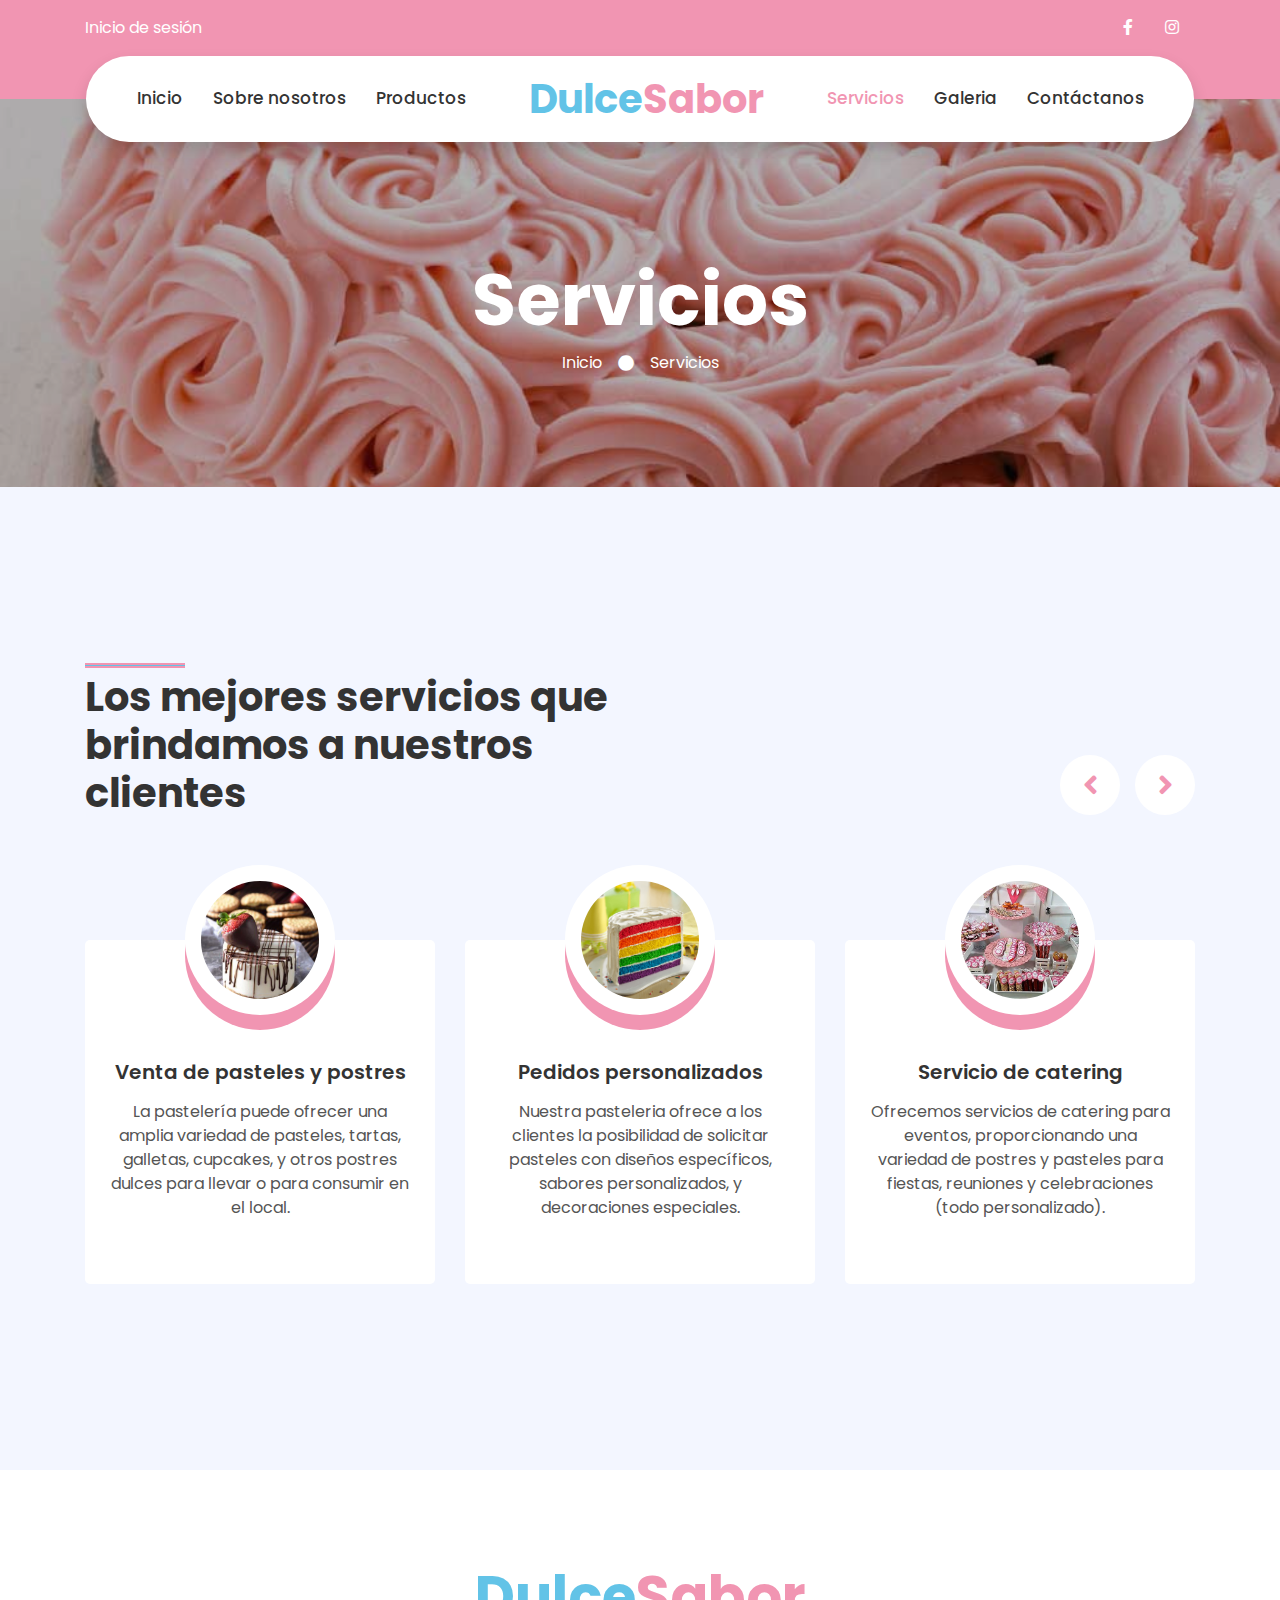
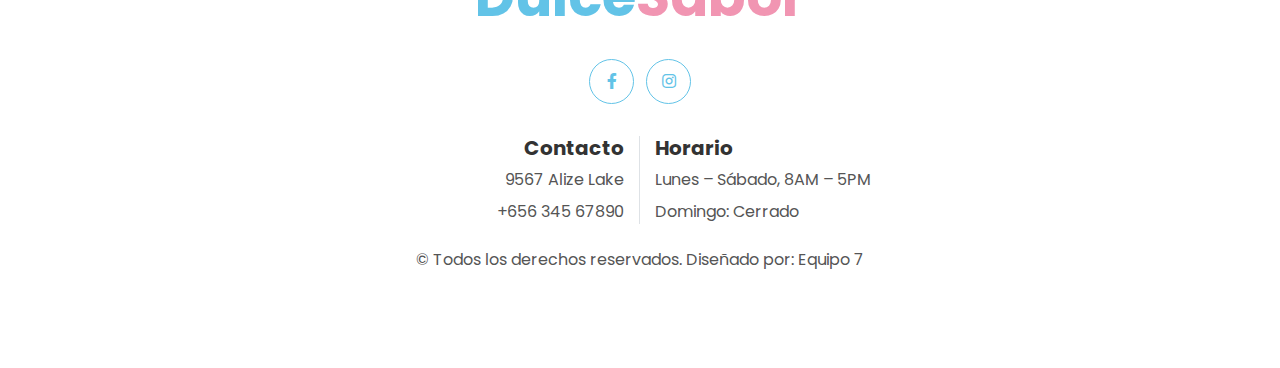
<file: service.html>
<!DOCTYPE html>
<html lang="en">

<head>
    <meta charset="utf-8">
    <title>Dulce Sabor</title>
    <link rel="icon" type="image/png" href="img/favicon.png">
    <meta content="width=device-width, initial-scale=1.0" name="viewport">
    <meta content="Free HTML Templates" name="keywords">
    <meta content="Free HTML Templates" name="description">

    <!-- Favicon -->
    <link href="img/favicon.ico" rel="icon">

    <!-- Google Web Fonts -->
    <link rel="preconnect" href="https://fonts.gstatic.com">
    <link href="https://fonts.googleapis.com/css2?family=Poppins:wght@400;500;600;700&display=swap" rel="stylesheet">

    <!-- Font Awesome -->
    <link href="https://cdnjs.cloudflare.com/ajax/libs/font-awesome/5.10.0/css/all.min.css" rel="stylesheet">

    <!-- Libraries Stylesheet -->
    <link href="lib/owlcarousel/assets/owl.carousel.min.css" rel="stylesheet">
    <link href="lib/lightbox/css/lightbox.min.css" rel="stylesheet">

    <!-- Customized Bootstrap Stylesheet -->
    <link href="css/style.css" rel="stylesheet">
</head>

<body>
    <!-- Topbar Start -->
    <div class="container-fluid bg-primary py-3 d-none d-md-block">
        <div class="container">
          <div class="row">
            <div class="col-md-6 text-center text-lg-left mb-2 mb-lg-0">
              <div class="d-inline-flex align-items-center">
                <a class="text-white pr-3" href="">Inicio de sesión</a>
              </div>
            </div>
            <div class="col-md-6 text-center text-lg-right">
              <div class="d-inline-flex align-items-center">
                <a class="text-white px-3" href="">
                  <i class="fab fa-facebook-f"></i>
                </a>
                <a class="text-white px-3" href="">
                  <i class="fab fa-instagram"></i>
                </a>
              </div>
            </div>
          </div>
        </div>
      </div>
      <!-- Topbar End -->

    <!-- Navbar Start -->
    <div class="container-fluid position-relative nav-bar p-0">
        <div class="container-lg position-relative p-0 px-lg-3" style="z-index: 9;">
            <nav class="navbar navbar-expand-lg bg-white navbar-light shadow p-lg-0">
                <a href="index.html" class="navbar-brand d-block d-lg-none">
                    <h1 class="m-0 display-4 text-primary"><span class="text-secondary">i</span>CREAM</h1>
                </a>
                <button type="button" class="navbar-toggler" data-toggle="collapse" data-target="#navbarCollapse">
                    <span class="navbar-toggler-icon"></span>
                </button>
                <div class="collapse navbar-collapse justify-content-between" id="navbarCollapse">
                    <div class="navbar-nav ml-auto py-0">
                        <a href="index.html" class="nav-item nav-link ">Inicio</a>
                        <a href="about.html" class="nav-item nav-link">Sobre nosotros</a>
                        <a href="product.html" class="nav-item nav-link">Productos</a>
                    </div>
                    <a href="index.html" class="navbar-brand mx-5 d-none d-lg-block">
                        <h1 class="m-0 display-5 text-primary"><span class="text-secondary">Dulce</span>Sabor</h1>
                    </a>
                    <div class="navbar-nav mr-auto py-0">
                        <a href="service.html" class="nav-item nav-link active">Servicios</a>
                        <a href="gallery.html" class="nav-item nav-link">Galeria</a>
                        <a href="contact.html" class="nav-item nav-link">Contáctanos</a>
                    </div>
                </div>
            </nav>
        </div>
    </div>
    <!-- Navbar End -->


    <!-- Header Start -->
    <div class="jumbotron jumbotron-fluid page-header" style="margin-bottom: 90px;">
        <div class="container text-center py-5">
            <h1 class="text-white display-3 mt-lg-5">Servicios</h1>
            <div class="d-inline-flex align-items-center text-white">
                <p class="m-0"><a class="text-white" >Inicio</a></p>
                <i class="fa fa-circle px-3"></i>
                <p class="m-0">Servicios</p>
            </div>
        </div>
    </div>
    <!-- Header End -->


    <!-- Services Start -->
    <div class="container-fluid py-5">
        <div class="container py-5">
            <div class="row">
                <div class="col-lg-6">
                    <h1 class="section-title position-relative mb-5">Los mejores servicios que brindamos a nuestros clientes</h1>
                </div>
                <div class="col-lg-6 mb-5 mb-lg-0 pb-5 pb-lg-0"></div>
            </div>
            <div class="row">
                <div class="col-12">
                    <div class="owl-carousel service-carousel">
                        <div class="service-item">
                            <div class="service-img mx-auto">
                                <img class="rounded-circle w-100 h-100 bg-light p-3" src="img/1Postres.jpg" style="object-fit: cover;">
                            </div>
                            <div class="position-relative text-center bg-light rounded p-4 pb-5" style="margin-top: -75px;">
                                <h5 class="font-weight-semi-bold mt-5 mb-3 pt-5">Venta de pasteles y postres</h5>
                                <p>La pastelería puede ofrecer una amplia variedad de pasteles, tartas, galletas, cupcakes, y otros postres dulces para llevar o para consumir en el local.</p>
                            </div>
                        </div>
                        <div class="service-item">
                            <div class="service-img mx-auto">
                                <img class="rounded-circle w-100 h-100 bg-light p-3" src="img/2Pastel.jpg" style="object-fit: cover;">
                            </div>
                            <div class="position-relative text-center bg-light rounded p-4 pb-5" style="margin-top: -75px;">
                                <h5 class="font-weight-semi-bold mt-5 mb-3 pt-5">Pedidos personalizados</h5>
                                <p>Nuestra pasteleria ofrece a los clientes la posibilidad de solicitar pasteles con diseños específicos, sabores personalizados, y decoraciones especiales.</p>
                            </div>
                        </div>
                        <div class="service-item">
                            <div class="service-img mx-auto">
                                <img class="rounded-circle w-100 h-100 bg-light p-3" src="img/3Pastel.jpg" style="object-fit: cover;">
                            </div>
                            <div class="position-relative text-center bg-light rounded p-4 pb-5" style="margin-top: -75px;">
                                <h5 class="font-weight-semi-bold mt-5 mb-3 pt-5">Servicio de catering</h5>
                                <p>Ofrecemos servicios de catering para eventos, proporcionando una variedad de postres y pasteles para fiestas, reuniones y celebraciones (todo personalizado).</p>
                            </div>
                        </div>
                        <div class="service-item">
                            <div class="service-img mx-auto">
                                <img class="rounded-circle w-100 h-100 bg-light p-3" src="img/4Pastel.jpg" style="object-fit: cover;">
                            </div>
                            <div class="position-relative text-center bg-light rounded p-4 pb-5" style="margin-top: -75px;">
                                <h5 class="font-weight-semi-bold mt-5 mb-3 pt-5">Entregas a domicilio</h5>
                                <p>Contamos con servicio de entrega a domicilio para que los clientes puedan disfrutar de los productos de la pastelería ya sea en su casa o en el trabajo.</p>
                            </div>
                        </div>
                    </div>
                </div>
            </div>
        </div>
    </div>
    <!-- Services End -->



    <!-- Footer Start -->
    <div class="container-fluid footer bg-light py-5" style="margin-top: 90px;">
        <div class="container text-center py-5">
            <div class="row">
                <div class="col-12 mb-4">
                    <a href="index.html" class="navbar-brand m-0">
                        <h1 class="m-0 mt-n2 display-4 text-primary"><span class="text-secondary">Dulce</span>Sabor</h1>
                    </a>
                </div>
                <div class="col-12 mb-4">
                    <a class="btn btn-outline-secondary btn-social mr-2" href="#"><i class="fab fa-facebook-f"></i></a>
                    <a class="btn btn-outline-secondary btn-social" href="#"><i class="fab fa-instagram"></i></a>
                </div>
                <div class="col-12 mt-2 mb-4">
                    <div class="row">
                        <div class="col-sm-6 text-center text-sm-right border-right mb-3 mb-sm-0">
                            <h5 class="font-weight-bold mb-2">Contacto</h5>
                            <p class="mb-2">9567 Alize Lake</p>
                            <p class="mb-0">+656 345 67890</p>
                        </div>
                        <div class="col-sm-6 text-center text-sm-left">
                            <h5 class="font-weight-bold mb-2">Horario</h5>
                            <p class="mb-2">Lunes – Sábado, 8AM – 5PM</p>
                            <p class="mb-0">Domingo: Cerrado</p>
                        </div>
                    </div>
                </div>
                <div class="col-12">
                    <p class="m-0">&copy; Todos los derechos reservados. Diseñado por: Equipo 7</a>
                    </p>
                </div>
            </div>
        </div>
    </div>
    <!-- Footer End -->


    <!-- Back to Top -->
    <a href="#" class="btn btn-secondary px-2 back-to-top"><i class="fa fa-angle-double-up"></i></a>


    <!-- JavaScript Libraries -->
    <script src="https://code.jquery.com/jquery-3.4.1.min.js"></script>
    <script src="https://stackpath.bootstrapcdn.com/bootstrap/4.4.1/js/bootstrap.bundle.min.js"></script>
    <script src="lib/easing/easing.min.js"></script>
    <script src="lib/waypoints/waypoints.min.js"></script>
    <script src="lib/owlcarousel/owl.carousel.min.js"></script>
    <script src="lib/isotope/isotope.pkgd.min.js"></script>
    <script src="lib/lightbox/js/lightbox.min.js"></script>

    <!-- Contact Javascript File -->
    <script src="mail/jqBootstrapValidation.min.js"></script>
    <script src="mail/contact.js"></script>

    <!-- Template Javascript -->
    <script src="js/main.js"></script>
</body>

</html>
</file>
<file: css/style.css>
/******* Bootstrap Theming ********/
/*!
 * Bootstrap v4.5.3 (https://getbootstrap.com/)
 * Copyright 2011-2020 The Bootstrap Authors
 * Copyright 2011-2020 Twitter, Inc.
 * Licensed under MIT (https://github.com/twbs/bootstrap/blob/main/LICENSE)
 */
:root {
  --blue: #007bff;
  --indigo: #6610f2;
  --purple: #6f42c1;
  --pink: #e83e8c;
  --red: #dc3545;
  --orange: #fd7e14;
  --yellow: #ffc107;
  --green: #28a745;
  --teal: #20c997;
  --cyan: #17a2b8;
  --white: #fff;
  --gray: #6c757d;
  --gray-dark: #343a40;
  --primary: #F195B2;
  --secondary: #62C3E7;
  --success: #28a745;
  --info: #17a2b8;
  --warning: #ffc107;
  --danger: #dc3545;
  --light: #FFFFFF;
  --dark: #333333;
  --breakpoint-xs: 0;
  --breakpoint-sm: 576px;
  --breakpoint-md: 768px;
  --breakpoint-lg: 992px;
  --breakpoint-xl: 1200px;
  --font-family-sans-serif: "Poppins", sans-serif;
  --font-family-monospace: SFMono-Regular, Menlo, Monaco, Consolas, "Liberation Mono", "Courier New", monospace;
}

*,
*::before,
*::after {
  box-sizing: border-box;
}

html {
  font-family: sans-serif;
  line-height: 1.15;
  -webkit-text-size-adjust: 100%;
  -webkit-tap-highlight-color: rgba(0, 0, 0, 0);
}

article, aside, figcaption, figure, footer, header, hgroup, main, nav, section {
  display: block;
}

body {
  margin: 0;
  font-family: "Poppins", sans-serif;
  font-size: 1rem;
  font-weight: 400;
  line-height: 1.5;
  color: #555555;
  text-align: left;
  background-color: #F3F6FF;
}

[tabindex="-1"]:focus:not(:focus-visible) {
  outline: 0 !important;
}

hr {
  box-sizing: content-box;
  height: 0;
  overflow: visible;
}

h1, h2, h3, h4, h5, h6 {
  margin-top: 0;
  margin-bottom: 0.5rem;
}

p {
  margin-top: 0;
  margin-bottom: 1rem;
}

abbr[title],
abbr[data-original-title] {
  text-decoration: underline;
  text-decoration: underline dotted;
  cursor: help;
  border-bottom: 0;
  text-decoration-skip-ink: none;
}

address {
  margin-bottom: 1rem;
  font-style: normal;
  line-height: inherit;
}

ol,
ul,
dl {
  margin-top: 0;
  margin-bottom: 1rem;
}

ol ol,
ul ul,
ol ul,
ul ol {
  margin-bottom: 0;
}

dt {
  font-weight: 700;
}

dd {
  margin-bottom: .5rem;
  margin-left: 0;
}

blockquote {
  margin: 0 0 1rem;
}

b,
strong {
  font-weight: bolder;
}

small {
  font-size: 80%;
}

sub,
sup {
  position: relative;
  font-size: 75%;
  line-height: 0;
  vertical-align: baseline;
}

sub {
  bottom: -.25em;
}

sup {
  top: -.5em;
}

a {
  color: #F195B2;
  text-decoration: none;
  background-color: transparent;
}

a:hover {
  color: #e85181;
  text-decoration: underline;
}

a:not([href]):not([class]) {
  color: inherit;
  text-decoration: none;
}

a:not([href]):not([class]):hover {
  color: inherit;
  text-decoration: none;
}

pre,
code,
kbd,
samp {
  font-family: SFMono-Regular, Menlo, Monaco, Consolas, "Liberation Mono", "Courier New", monospace;
  font-size: 1em;
}

pre {
  margin-top: 0;
  margin-bottom: 1rem;
  overflow: auto;
  -ms-overflow-style: scrollbar;
}

figure {
  margin: 0 0 1rem;
}

img {
  vertical-align: middle;
  border-style: none;
}

svg {
  overflow: hidden;
  vertical-align: middle;
}

table {
  border-collapse: collapse;
}

caption {
  padding-top: 0.75rem;
  padding-bottom: 0.75rem;
  color: #6c757d;
  text-align: left;
  caption-side: bottom;
}

th {
  text-align: inherit;
  text-align: -webkit-match-parent;
}

label {
  display: inline-block;
  margin-bottom: 0.5rem;
}

button {
  border-radius: 0;
}

button:focus {
  outline: 1px dotted;
  outline: 5px auto -webkit-focus-ring-color;
}

input,
button,
select,
optgroup,
textarea {
  margin: 0;
  font-family: inherit;
  font-size: inherit;
  line-height: inherit;
}

button,
input {
  overflow: visible;
}

button,
select {
  text-transform: none;
}

[role="button"] {
  cursor: pointer;
}

select {
  word-wrap: normal;
}

button,
[type="button"],
[type="reset"],
[type="submit"] {
  -webkit-appearance: button;
}

button:not(:disabled),
[type="button"]:not(:disabled),
[type="reset"]:not(:disabled),
[type="submit"]:not(:disabled) {
  cursor: pointer;
}

button::-moz-focus-inner,
[type="button"]::-moz-focus-inner,
[type="reset"]::-moz-focus-inner,
[type="submit"]::-moz-focus-inner {
  padding: 0;
  border-style: none;
}

input[type="radio"],
input[type="checkbox"] {
  box-sizing: border-box;
  padding: 0;
}

textarea {
  overflow: auto;
  resize: vertical;
}

fieldset {
  min-width: 0;
  padding: 0;
  margin: 0;
  border: 0;
}

legend {
  display: block;
  width: 100%;
  max-width: 100%;
  padding: 0;
  margin-bottom: .5rem;
  font-size: 1.5rem;
  line-height: inherit;
  color: inherit;
  white-space: normal;
}

@media (max-width: 1200px) {
  legend {
    font-size: calc(1.275rem + 0.3vw) ;
  }
}

progress {
  vertical-align: baseline;
}

[type="number"]::-webkit-inner-spin-button,
[type="number"]::-webkit-outer-spin-button {
  height: auto;
}

[type="search"] {
  outline-offset: -2px;
  -webkit-appearance: none;
}

[type="search"]::-webkit-search-decoration {
  -webkit-appearance: none;
}

::-webkit-file-upload-button {
  font: inherit;
  -webkit-appearance: button;
}

output {
  display: inline-block;
}

summary {
  display: list-item;
  cursor: pointer;
}

template {
  display: none;
}

[hidden] {
  display: none !important;
}

h1, h2, h3, h4, h5, h6,
.h1, .h2, .h3, .h4, .h5, .h6 {
  margin-bottom: 0.5rem;
  font-weight: 500;
  line-height: 1.2;
  color: #333333;
}

h1, .h1 {
  font-size: 2.5rem;
}

@media (max-width: 1200px) {
  h1, .h1 {
    font-size: calc(1.375rem + 1.5vw) ;
  }
}

h2, .h2 {
  font-size: 2rem;
}

@media (max-width: 1200px) {
  h2, .h2 {
    font-size: calc(1.325rem + 0.9vw) ;
  }
}

h3, .h3 {
  font-size: 1.75rem;
}

@media (max-width: 1200px) {
  h3, .h3 {
    font-size: calc(1.3rem + 0.6vw) ;
  }
}

h4, .h4 {
  font-size: 1.5rem;
}

@media (max-width: 1200px) {
  h4, .h4 {
    font-size: calc(1.275rem + 0.3vw) ;
  }
}

h5, .h5 {
  font-size: 1.25rem;
}

h6, .h6 {
  font-size: 1rem;
}

.lead {
  font-size: 1.25rem;
  font-weight: 300;
}

.display-1 {
  font-size: 6rem;
  font-weight: 300;
  line-height: 1.2;
}

@media (max-width: 1200px) {
  .display-1 {
    font-size: calc(1.725rem + 5.7vw) ;
  }
}

.display-2 {
  font-size: 5.5rem;
  font-weight: 300;
  line-height: 1.2;
}

@media (max-width: 1200px) {
  .display-2 {
    font-size: calc(1.675rem + 5.1vw) ;
  }
}

.display-3 {
  font-size: 4.5rem;
  font-weight: 300;
  line-height: 1.2;
}

@media (max-width: 1200px) {
  .display-3 {
    font-size: calc(1.575rem + 3.9vw) ;
  }
}

.display-4 {
  font-size: 3.5rem;
  font-weight: 300;
  line-height: 1.2;
}

@media (max-width: 1200px) {
  .display-4 {
    font-size: calc(1.475rem + 2.7vw) ;
  }
}

hr {
  margin-top: 1rem;
  margin-bottom: 1rem;
  border: 0;
  border-top: 1px solid rgba(0, 0, 0, 0.1);
}

small,
.small {
  font-size: 80%;
  font-weight: 400;
}

mark,
.mark {
  padding: 0.2em;
  background-color: #fcf8e3;
}

.list-unstyled {
  padding-left: 0;
  list-style: none;
}

.list-inline {
  padding-left: 0;
  list-style: none;
}

.list-inline-item {
  display: inline-block;
}

.list-inline-item:not(:last-child) {
  margin-right: 0.5rem;
}

.initialism {
  font-size: 90%;
  text-transform: uppercase;
}

.blockquote {
  margin-bottom: 1rem;
  font-size: 1.25rem;
}

.blockquote-footer {
  display: block;
  font-size: 80%;
  color: #6c757d;
}

.blockquote-footer::before {
  content: "\2014\00A0";
}

.img-fluid {
  max-width: 100%;
  height: auto;
}

.img-thumbnail {
  padding: 0.25rem;
  background-color: #F3F6FF;
  border: 1px solid #dee2e6;
  border-radius: 5px;
  max-width: 100%;
  height: auto;
}

.figure {
  display: inline-block;
}

.figure-img {
  margin-bottom: 0.5rem;
  line-height: 1;
}

.figure-caption {
  font-size: 90%;
  color: #6c757d;
}

code {
  font-size: 87.5%;
  color: #e83e8c;
  word-wrap: break-word;
}

a > code {
  color: inherit;
}

kbd {
  padding: 0.2rem 0.4rem;
  font-size: 87.5%;
  color: #fff;
  background-color: #212529;
  border-radius: 0.2rem;
}

kbd kbd {
  padding: 0;
  font-size: 100%;
  font-weight: 700;
}

pre {
  display: block;
  font-size: 87.5%;
  color: #212529;
}

pre code {
  font-size: inherit;
  color: inherit;
  word-break: normal;
}

.pre-scrollable {
  max-height: 340px;
  overflow-y: scroll;
}

.container,
.container-fluid,
.container-sm,
.container-md,
.container-lg,
.container-xl {
  width: 100%;
  padding-right: 15px;
  padding-left: 15px;
  margin-right: auto;
  margin-left: auto;
}

@media (min-width: 576px) {
  .container, .container-sm {
    max-width: 540px;
  }
}

@media (min-width: 768px) {
  .container, .container-sm, .container-md {
    max-width: 720px;
  }
}

@media (min-width: 992px) {
  .container, .container-sm, .container-md, .container-lg {
    max-width: 960px;
  }
}

@media (min-width: 1200px) {
  .container, .container-sm, .container-md, .container-lg, .container-xl {
    max-width: 1140px;
  }
}

.row {
  display: flex;
  flex-wrap: wrap;
  margin-right: -15px;
  margin-left: -15px;
}

.no-gutters {
  margin-right: 0;
  margin-left: 0;
}

.no-gutters > .col,
.no-gutters > [class*="col-"] {
  padding-right: 0;
  padding-left: 0;
}

.col-1, .col-2, .col-3, .col-4, .col-5, .col-6, .col-7, .col-8, .col-9, .col-10, .col-11, .col-12, .col,
.col-auto, .col-sm-1, .col-sm-2, .col-sm-3, .col-sm-4, .col-sm-5, .col-sm-6, .col-sm-7, .col-sm-8, .col-sm-9, .col-sm-10, .col-sm-11, .col-sm-12, .col-sm,
.col-sm-auto, .col-md-1, .col-md-2, .col-md-3, .col-md-4, .col-md-5, .col-md-6, .col-md-7, .col-md-8, .col-md-9, .col-md-10, .col-md-11, .col-md-12, .col-md,
.col-md-auto, .col-lg-1, .col-lg-2, .col-lg-3, .col-lg-4, .col-lg-5, .col-lg-6, .col-lg-7, .col-lg-8, .col-lg-9, .col-lg-10, .col-lg-11, .col-lg-12, .col-lg,
.col-lg-auto, .col-xl-1, .col-xl-2, .col-xl-3, .col-xl-4, .col-xl-5, .col-xl-6, .col-xl-7, .col-xl-8, .col-xl-9, .col-xl-10, .col-xl-11, .col-xl-12, .col-xl,
.col-xl-auto {
  position: relative;
  width: 100%;
  padding-right: 15px;
  padding-left: 15px;
}

.col {
  flex-basis: 0;
  flex-grow: 1;
  max-width: 100%;
}

.row-cols-1 > * {
  flex: 0 0 100%;
  max-width: 100%;
}

.row-cols-2 > * {
  flex: 0 0 50%;
  max-width: 50%;
}

.row-cols-3 > * {
  flex: 0 0 33.33333%;
  max-width: 33.33333%;
}

.row-cols-4 > * {
  flex: 0 0 25%;
  max-width: 25%;
}

.row-cols-5 > * {
  flex: 0 0 20%;
  max-width: 20%;
}

.row-cols-6 > * {
  flex: 0 0 16.66667%;
  max-width: 16.66667%;
}

.col-auto {
  flex: 0 0 auto;
  width: auto;
  max-width: 100%;
}

.col-1 {
  flex: 0 0 8.33333%;
  max-width: 8.33333%;
}

.col-2 {
  flex: 0 0 16.66667%;
  max-width: 16.66667%;
}

.col-3 {
  flex: 0 0 25%;
  max-width: 25%;
}

.col-4 {
  flex: 0 0 33.33333%;
  max-width: 33.33333%;
}

.col-5 {
  flex: 0 0 41.66667%;
  max-width: 41.66667%;
}

.col-6 {
  flex: 0 0 50%;
  max-width: 50%;
}

.col-7 {
  flex: 0 0 58.33333%;
  max-width: 58.33333%;
}

.col-8 {
  flex: 0 0 66.66667%;
  max-width: 66.66667%;
}

.col-9 {
  flex: 0 0 75%;
  max-width: 75%;
}

.col-10 {
  flex: 0 0 83.33333%;
  max-width: 83.33333%;
}

.col-11 {
  flex: 0 0 91.66667%;
  max-width: 91.66667%;
}

.col-12 {
  flex: 0 0 100%;
  max-width: 100%;
}

.order-first {
  order: -1;
}

.order-last {
  order: 13;
}

.order-0 {
  order: 0;
}

.order-1 {
  order: 1;
}

.order-2 {
  order: 2;
}

.order-3 {
  order: 3;
}

.order-4 {
  order: 4;
}

.order-5 {
  order: 5;
}

.order-6 {
  order: 6;
}

.order-7 {
  order: 7;
}

.order-8 {
  order: 8;
}

.order-9 {
  order: 9;
}

.order-10 {
  order: 10;
}

.order-11 {
  order: 11;
}

.order-12 {
  order: 12;
}

.offset-1 {
  margin-left: 8.33333%;
}

.offset-2 {
  margin-left: 16.66667%;
}

.offset-3 {
  margin-left: 25%;
}

.offset-4 {
  margin-left: 33.33333%;
}

.offset-5 {
  margin-left: 41.66667%;
}

.offset-6 {
  margin-left: 50%;
}

.offset-7 {
  margin-left: 58.33333%;
}

.offset-8 {
  margin-left: 66.66667%;
}

.offset-9 {
  margin-left: 75%;
}

.offset-10 {
  margin-left: 83.33333%;
}

.offset-11 {
  margin-left: 91.66667%;
}

@media (min-width: 576px) {
  .col-sm {
    flex-basis: 0;
    flex-grow: 1;
    max-width: 100%;
  }
  .row-cols-sm-1 > * {
    flex: 0 0 100%;
    max-width: 100%;
  }
  .row-cols-sm-2 > * {
    flex: 0 0 50%;
    max-width: 50%;
  }
  .row-cols-sm-3 > * {
    flex: 0 0 33.33333%;
    max-width: 33.33333%;
  }
  .row-cols-sm-4 > * {
    flex: 0 0 25%;
    max-width: 25%;
  }
  .row-cols-sm-5 > * {
    flex: 0 0 20%;
    max-width: 20%;
  }
  .row-cols-sm-6 > * {
    flex: 0 0 16.66667%;
    max-width: 16.66667%;
  }
  .col-sm-auto {
    flex: 0 0 auto;
    width: auto;
    max-width: 100%;
  }
  .col-sm-1 {
    flex: 0 0 8.33333%;
    max-width: 8.33333%;
  }
  .col-sm-2 {
    flex: 0 0 16.66667%;
    max-width: 16.66667%;
  }
  .col-sm-3 {
    flex: 0 0 25%;
    max-width: 25%;
  }
  .col-sm-4 {
    flex: 0 0 33.33333%;
    max-width: 33.33333%;
  }
  .col-sm-5 {
    flex: 0 0 41.66667%;
    max-width: 41.66667%;
  }
  .col-sm-6 {
    flex: 0 0 50%;
    max-width: 50%;
  }
  .col-sm-7 {
    flex: 0 0 58.33333%;
    max-width: 58.33333%;
  }
  .col-sm-8 {
    flex: 0 0 66.66667%;
    max-width: 66.66667%;
  }
  .col-sm-9 {
    flex: 0 0 75%;
    max-width: 75%;
  }
  .col-sm-10 {
    flex: 0 0 83.33333%;
    max-width: 83.33333%;
  }
  .col-sm-11 {
    flex: 0 0 91.66667%;
    max-width: 91.66667%;
  }
  .col-sm-12 {
    flex: 0 0 100%;
    max-width: 100%;
  }
  .order-sm-first {
    order: -1;
  }
  .order-sm-last {
    order: 13;
  }
  .order-sm-0 {
    order: 0;
  }
  .order-sm-1 {
    order: 1;
  }
  .order-sm-2 {
    order: 2;
  }
  .order-sm-3 {
    order: 3;
  }
  .order-sm-4 {
    order: 4;
  }
  .order-sm-5 {
    order: 5;
  }
  .order-sm-6 {
    order: 6;
  }
  .order-sm-7 {
    order: 7;
  }
  .order-sm-8 {
    order: 8;
  }
  .order-sm-9 {
    order: 9;
  }
  .order-sm-10 {
    order: 10;
  }
  .order-sm-11 {
    order: 11;
  }
  .order-sm-12 {
    order: 12;
  }
  .offset-sm-0 {
    margin-left: 0;
  }
  .offset-sm-1 {
    margin-left: 8.33333%;
  }
  .offset-sm-2 {
    margin-left: 16.66667%;
  }
  .offset-sm-3 {
    margin-left: 25%;
  }
  .offset-sm-4 {
    margin-left: 33.33333%;
  }
  .offset-sm-5 {
    margin-left: 41.66667%;
  }
  .offset-sm-6 {
    margin-left: 50%;
  }
  .offset-sm-7 {
    margin-left: 58.33333%;
  }
  .offset-sm-8 {
    margin-left: 66.66667%;
  }
  .offset-sm-9 {
    margin-left: 75%;
  }
  .offset-sm-10 {
    margin-left: 83.33333%;
  }
  .offset-sm-11 {
    margin-left: 91.66667%;
  }
}

@media (min-width: 768px) {
  .col-md {
    flex-basis: 0;
    flex-grow: 1;
    max-width: 100%;
  }
  .row-cols-md-1 > * {
    flex: 0 0 100%;
    max-width: 100%;
  }
  .row-cols-md-2 > * {
    flex: 0 0 50%;
    max-width: 50%;
  }
  .row-cols-md-3 > * {
    flex: 0 0 33.33333%;
    max-width: 33.33333%;
  }
  .row-cols-md-4 > * {
    flex: 0 0 25%;
    max-width: 25%;
  }
  .row-cols-md-5 > * {
    flex: 0 0 20%;
    max-width: 20%;
  }
  .row-cols-md-6 > * {
    flex: 0 0 16.66667%;
    max-width: 16.66667%;
  }
  .col-md-auto {
    flex: 0 0 auto;
    width: auto;
    max-width: 100%;
  }
  .col-md-1 {
    flex: 0 0 8.33333%;
    max-width: 8.33333%;
  }
  .col-md-2 {
    flex: 0 0 16.66667%;
    max-width: 16.66667%;
  }
  .col-md-3 {
    flex: 0 0 25%;
    max-width: 25%;
  }
  .col-md-4 {
    flex: 0 0 33.33333%;
    max-width: 33.33333%;
  }
  .col-md-5 {
    flex: 0 0 41.66667%;
    max-width: 41.66667%;
  }
  .col-md-6 {
    flex: 0 0 50%;
    max-width: 50%;
  }
  .col-md-7 {
    flex: 0 0 58.33333%;
    max-width: 58.33333%;
  }
  .col-md-8 {
    flex: 0 0 66.66667%;
    max-width: 66.66667%;
  }
  .col-md-9 {
    flex: 0 0 75%;
    max-width: 75%;
  }
  .col-md-10 {
    flex: 0 0 83.33333%;
    max-width: 83.33333%;
  }
  .col-md-11 {
    flex: 0 0 91.66667%;
    max-width: 91.66667%;
  }
  .col-md-12 {
    flex: 0 0 100%;
    max-width: 100%;
  }
  .order-md-first {
    order: -1;
  }
  .order-md-last {
    order: 13;
  }
  .order-md-0 {
    order: 0;
  }
  .order-md-1 {
    order: 1;
  }
  .order-md-2 {
    order: 2;
  }
  .order-md-3 {
    order: 3;
  }
  .order-md-4 {
    order: 4;
  }
  .order-md-5 {
    order: 5;
  }
  .order-md-6 {
    order: 6;
  }
  .order-md-7 {
    order: 7;
  }
  .order-md-8 {
    order: 8;
  }
  .order-md-9 {
    order: 9;
  }
  .order-md-10 {
    order: 10;
  }
  .order-md-11 {
    order: 11;
  }
  .order-md-12 {
    order: 12;
  }
  .offset-md-0 {
    margin-left: 0;
  }
  .offset-md-1 {
    margin-left: 8.33333%;
  }
  .offset-md-2 {
    margin-left: 16.66667%;
  }
  .offset-md-3 {
    margin-left: 25%;
  }
  .offset-md-4 {
    margin-left: 33.33333%;
  }
  .offset-md-5 {
    margin-left: 41.66667%;
  }
  .offset-md-6 {
    margin-left: 50%;
  }
  .offset-md-7 {
    margin-left: 58.33333%;
  }
  .offset-md-8 {
    margin-left: 66.66667%;
  }
  .offset-md-9 {
    margin-left: 75%;
  }
  .offset-md-10 {
    margin-left: 83.33333%;
  }
  .offset-md-11 {
    margin-left: 91.66667%;
  }
}

@media (min-width: 992px) {
  .col-lg {
    flex-basis: 0;
    flex-grow: 1;
    max-width: 100%;
  }
  .row-cols-lg-1 > * {
    flex: 0 0 100%;
    max-width: 100%;
  }
  .row-cols-lg-2 > * {
    flex: 0 0 50%;
    max-width: 50%;
  }
  .row-cols-lg-3 > * {
    flex: 0 0 33.33333%;
    max-width: 33.33333%;
  }
  .row-cols-lg-4 > * {
    flex: 0 0 25%;
    max-width: 25%;
  }
  .row-cols-lg-5 > * {
    flex: 0 0 20%;
    max-width: 20%;
  }
  .row-cols-lg-6 > * {
    flex: 0 0 16.66667%;
    max-width: 16.66667%;
  }
  .col-lg-auto {
    flex: 0 0 auto;
    width: auto;
    max-width: 100%;
  }
  .col-lg-1 {
    flex: 0 0 8.33333%;
    max-width: 8.33333%;
  }
  .col-lg-2 {
    flex: 0 0 16.66667%;
    max-width: 16.66667%;
  }
  .col-lg-3 {
    flex: 0 0 25%;
    max-width: 25%;
  }
  .col-lg-4 {
    flex: 0 0 33.33333%;
    max-width: 33.33333%;
  }
  .col-lg-5 {
    flex: 0 0 41.66667%;
    max-width: 41.66667%;
  }
  .col-lg-6 {
    flex: 0 0 50%;
    max-width: 50%;
  }
  .col-lg-7 {
    flex: 0 0 58.33333%;
    max-width: 58.33333%;
  }
  .col-lg-8 {
    flex: 0 0 66.66667%;
    max-width: 66.66667%;
  }
  .col-lg-9 {
    flex: 0 0 75%;
    max-width: 75%;
  }
  .col-lg-10 {
    flex: 0 0 83.33333%;
    max-width: 83.33333%;
  }
  .col-lg-11 {
    flex: 0 0 91.66667%;
    max-width: 91.66667%;
  }
  .col-lg-12 {
    flex: 0 0 100%;
    max-width: 100%;
  }
  .order-lg-first {
    order: -1;
  }
  .order-lg-last {
    order: 13;
  }
  .order-lg-0 {
    order: 0;
  }
  .order-lg-1 {
    order: 1;
  }
  .order-lg-2 {
    order: 2;
  }
  .order-lg-3 {
    order: 3;
  }
  .order-lg-4 {
    order: 4;
  }
  .order-lg-5 {
    order: 5;
  }
  .order-lg-6 {
    order: 6;
  }
  .order-lg-7 {
    order: 7;
  }
  .order-lg-8 {
    order: 8;
  }
  .order-lg-9 {
    order: 9;
  }
  .order-lg-10 {
    order: 10;
  }
  .order-lg-11 {
    order: 11;
  }
  .order-lg-12 {
    order: 12;
  }
  .offset-lg-0 {
    margin-left: 0;
  }
  .offset-lg-1 {
    margin-left: 8.33333%;
  }
  .offset-lg-2 {
    margin-left: 16.66667%;
  }
  .offset-lg-3 {
    margin-left: 25%;
  }
  .offset-lg-4 {
    margin-left: 33.33333%;
  }
  .offset-lg-5 {
    margin-left: 41.66667%;
  }
  .offset-lg-6 {
    margin-left: 50%;
  }
  .offset-lg-7 {
    margin-left: 58.33333%;
  }
  .offset-lg-8 {
    margin-left: 66.66667%;
  }
  .offset-lg-9 {
    margin-left: 75%;
  }
  .offset-lg-10 {
    margin-left: 83.33333%;
  }
  .offset-lg-11 {
    margin-left: 91.66667%;
  }
}

@media (min-width: 1200px) {
  .col-xl {
    flex-basis: 0;
    flex-grow: 1;
    max-width: 100%;
  }
  .row-cols-xl-1 > * {
    flex: 0 0 100%;
    max-width: 100%;
  }
  .row-cols-xl-2 > * {
    flex: 0 0 50%;
    max-width: 50%;
  }
  .row-cols-xl-3 > * {
    flex: 0 0 33.33333%;
    max-width: 33.33333%;
  }
  .row-cols-xl-4 > * {
    flex: 0 0 25%;
    max-width: 25%;
  }
  .row-cols-xl-5 > * {
    flex: 0 0 20%;
    max-width: 20%;
  }
  .row-cols-xl-6 > * {
    flex: 0 0 16.66667%;
    max-width: 16.66667%;
  }
  .col-xl-auto {
    flex: 0 0 auto;
    width: auto;
    max-width: 100%;
  }
  .col-xl-1 {
    flex: 0 0 8.33333%;
    max-width: 8.33333%;
  }
  .col-xl-2 {
    flex: 0 0 16.66667%;
    max-width: 16.66667%;
  }
  .col-xl-3 {
    flex: 0 0 25%;
    max-width: 25%;
  }
  .col-xl-4 {
    flex: 0 0 33.33333%;
    max-width: 33.33333%;
  }
  .col-xl-5 {
    flex: 0 0 41.66667%;
    max-width: 41.66667%;
  }
  .col-xl-6 {
    flex: 0 0 50%;
    max-width: 50%;
  }
  .col-xl-7 {
    flex: 0 0 58.33333%;
    max-width: 58.33333%;
  }
  .col-xl-8 {
    flex: 0 0 66.66667%;
    max-width: 66.66667%;
  }
  .col-xl-9 {
    flex: 0 0 75%;
    max-width: 75%;
  }
  .col-xl-10 {
    flex: 0 0 83.33333%;
    max-width: 83.33333%;
  }
  .col-xl-11 {
    flex: 0 0 91.66667%;
    max-width: 91.66667%;
  }
  .col-xl-12 {
    flex: 0 0 100%;
    max-width: 100%;
  }
  .order-xl-first {
    order: -1;
  }
  .order-xl-last {
    order: 13;
  }
  .order-xl-0 {
    order: 0;
  }
  .order-xl-1 {
    order: 1;
  }
  .order-xl-2 {
    order: 2;
  }
  .order-xl-3 {
    order: 3;
  }
  .order-xl-4 {
    order: 4;
  }
  .order-xl-5 {
    order: 5;
  }
  .order-xl-6 {
    order: 6;
  }
  .order-xl-7 {
    order: 7;
  }
  .order-xl-8 {
    order: 8;
  }
  .order-xl-9 {
    order: 9;
  }
  .order-xl-10 {
    order: 10;
  }
  .order-xl-11 {
    order: 11;
  }
  .order-xl-12 {
    order: 12;
  }
  .offset-xl-0 {
    margin-left: 0;
  }
  .offset-xl-1 {
    margin-left: 8.33333%;
  }
  .offset-xl-2 {
    margin-left: 16.66667%;
  }
  .offset-xl-3 {
    margin-left: 25%;
  }
  .offset-xl-4 {
    margin-left: 33.33333%;
  }
  .offset-xl-5 {
    margin-left: 41.66667%;
  }
  .offset-xl-6 {
    margin-left: 50%;
  }
  .offset-xl-7 {
    margin-left: 58.33333%;
  }
  .offset-xl-8 {
    margin-left: 66.66667%;
  }
  .offset-xl-9 {
    margin-left: 75%;
  }
  .offset-xl-10 {
    margin-left: 83.33333%;
  }
  .offset-xl-11 {
    margin-left: 91.66667%;
  }
}

.table {
  width: 100%;
  margin-bottom: 1rem;
  color: #555555;
}

.table th,
.table td {
  padding: 0.75rem;
  vertical-align: top;
  border-top: 1px solid #dee2e6;
}

.table thead th {
  vertical-align: bottom;
  border-bottom: 2px solid #dee2e6;
}

.table tbody + tbody {
  border-top: 2px solid #dee2e6;
}

.table-sm th,
.table-sm td {
  padding: 0.3rem;
}

.table-bordered {
  border: 1px solid #dee2e6;
}

.table-bordered th,
.table-bordered td {
  border: 1px solid #dee2e6;
}

.table-bordered thead th,
.table-bordered thead td {
  border-bottom-width: 2px;
}

.table-borderless th,
.table-borderless td,
.table-borderless thead th,
.table-borderless tbody + tbody {
  border: 0;
}

.table-striped tbody tr:nth-of-type(odd) {
  background-color: rgba(0, 0, 0, 0.05);
}

.table-hover tbody tr:hover {
  color: #555555;
  background-color: rgba(0, 0, 0, 0.075);
}

.table-primary,
.table-primary > th,
.table-primary > td {
  background-color: #fbe1e9;
}

.table-primary th,
.table-primary td,
.table-primary thead th,
.table-primary tbody + tbody {
  border-color: #f8c8d7;
}

.table-hover .table-primary:hover {
  background-color: #f8cbd9;
}

.table-hover .table-primary:hover > td,
.table-hover .table-primary:hover > th {
  background-color: #f8cbd9;
}

.table-secondary,
.table-secondary > th,
.table-secondary > td {
  background-color: #d3eef8;
}

.table-secondary th,
.table-secondary td,
.table-secondary thead th,
.table-secondary tbody + tbody {
  border-color: #ade0f3;
}

.table-hover .table-secondary:hover {
  background-color: #bde6f5;
}

.table-hover .table-secondary:hover > td,
.table-hover .table-secondary:hover > th {
  background-color: #bde6f5;
}

.table-success,
.table-success > th,
.table-success > td {
  background-color: #c3e6cb;
}

.table-success th,
.table-success td,
.table-success thead th,
.table-success tbody + tbody {
  border-color: #8fd19e;
}

.table-hover .table-success:hover {
  background-color: #b1dfbb;
}

.table-hover .table-success:hover > td,
.table-hover .table-success:hover > th {
  background-color: #b1dfbb;
}

.table-info,
.table-info > th,
.table-info > td {
  background-color: #bee5eb;
}

.table-info th,
.table-info td,
.table-info thead th,
.table-info tbody + tbody {
  border-color: #86cfda;
}

.table-hover .table-info:hover {
  background-color: #abdde5;
}

.table-hover .table-info:hover > td,
.table-hover .table-info:hover > th {
  background-color: #abdde5;
}

.table-warning,
.table-warning > th,
.table-warning > td {
  background-color: #ffeeba;
}

.table-warning th,
.table-warning td,
.table-warning thead th,
.table-warning tbody + tbody {
  border-color: #ffdf7e;
}

.table-hover .table-warning:hover {
  background-color: #ffe8a1;
}

.table-hover .table-warning:hover > td,
.table-hover .table-warning:hover > th {
  background-color: #ffe8a1;
}

.table-danger,
.table-danger > th,
.table-danger > td {
  background-color: #f5c6cb;
}

.table-danger th,
.table-danger td,
.table-danger thead th,
.table-danger tbody + tbody {
  border-color: #ed969e;
}

.table-hover .table-danger:hover {
  background-color: #f1b0b7;
}

.table-hover .table-danger:hover > td,
.table-hover .table-danger:hover > th {
  background-color: #f1b0b7;
}

.table-light,
.table-light > th,
.table-light > td {
  background-color: white;
}

.table-light th,
.table-light td,
.table-light thead th,
.table-light tbody + tbody {
  border-color: white;
}

.table-hover .table-light:hover {
  background-color: #f2f2f2;
}

.table-hover .table-light:hover > td,
.table-hover .table-light:hover > th {
  background-color: #f2f2f2;
}

.table-dark,
.table-dark > th,
.table-dark > td {
  background-color: #c6c6c6;
}

.table-dark th,
.table-dark td,
.table-dark thead th,
.table-dark tbody + tbody {
  border-color: #959595;
}

.table-hover .table-dark:hover {
  background-color: #b9b9b9;
}

.table-hover .table-dark:hover > td,
.table-hover .table-dark:hover > th {
  background-color: #b9b9b9;
}

.table-active,
.table-active > th,
.table-active > td {
  background-color: rgba(0, 0, 0, 0.075);
}

.table-hover .table-active:hover {
  background-color: rgba(0, 0, 0, 0.075);
}

.table-hover .table-active:hover > td,
.table-hover .table-active:hover > th {
  background-color: rgba(0, 0, 0, 0.075);
}

.table .thead-dark th {
  color: #fff;
  background-color: #343a40;
  border-color: #454d55;
}

.table .thead-light th {
  color: #495057;
  background-color: #e9ecef;
  border-color: #dee2e6;
}

.table-dark {
  color: #fff;
  background-color: #343a40;
}

.table-dark th,
.table-dark td,
.table-dark thead th {
  border-color: #454d55;
}

.table-dark.table-bordered {
  border: 0;
}

.table-dark.table-striped tbody tr:nth-of-type(odd) {
  background-color: rgba(255, 255, 255, 0.05);
}

.table-dark.table-hover tbody tr:hover {
  color: #fff;
  background-color: rgba(255, 255, 255, 0.075);
}

@media (max-width: 575.98px) {
  .table-responsive-sm {
    display: block;
    width: 100%;
    overflow-x: auto;
    -webkit-overflow-scrolling: touch;
  }
  .table-responsive-sm > .table-bordered {
    border: 0;
  }
}

@media (max-width: 767.98px) {
  .table-responsive-md {
    display: block;
    width: 100%;
    overflow-x: auto;
    -webkit-overflow-scrolling: touch;
  }
  .table-responsive-md > .table-bordered {
    border: 0;
  }
}

@media (max-width: 991.98px) {
  .table-responsive-lg {
    display: block;
    width: 100%;
    overflow-x: auto;
    -webkit-overflow-scrolling: touch;
  }
  .table-responsive-lg > .table-bordered {
    border: 0;
  }
}

@media (max-width: 1199.98px) {
  .table-responsive-xl {
    display: block;
    width: 100%;
    overflow-x: auto;
    -webkit-overflow-scrolling: touch;
  }
  .table-responsive-xl > .table-bordered {
    border: 0;
  }
}

.table-responsive {
  display: block;
  width: 100%;
  overflow-x: auto;
  -webkit-overflow-scrolling: touch;
}

.table-responsive > .table-bordered {
  border: 0;
}

.form-control {
  display: block;
  width: 100%;
  height: calc(1.5em + 0.75rem + 2px);
  padding: 0.375rem 0.75rem;
  font-size: 1rem;
  font-weight: 400;
  line-height: 1.5;
  color: #495057;
  background-color: #fff;
  background-clip: padding-box;
  border: 1px solid #ced4da;
  border-radius: 5px;
  transition: border-color 0.15s ease-in-out, box-shadow 0.15s ease-in-out;
}

@media (prefers-reduced-motion: reduce) {
  .form-control {
    transition: none;
  }
}

.form-control::-ms-expand {
  background-color: transparent;
  border: 0;
}

.form-control:-moz-focusring {
  color: transparent;
  text-shadow: 0 0 0 #495057;
}

.form-control:focus {
  color: #495057;
  background-color: #fff;
  border-color: white;
  outline: 0;
  box-shadow: 0 0 0 0.2rem rgba(241, 149, 178, 0.25);
}

.form-control::placeholder {
  color: #6c757d;
  opacity: 1;
}

.form-control:disabled, .form-control[readonly] {
  background-color: #e9ecef;
  opacity: 1;
}

input[type="date"].form-control,
input[type="time"].form-control,
input[type="datetime-local"].form-control,
input[type="month"].form-control {
  appearance: none;
}

select.form-control:focus::-ms-value {
  color: #495057;
  background-color: #fff;
}

.form-control-file,
.form-control-range {
  display: block;
  width: 100%;
}

.col-form-label {
  padding-top: calc(0.375rem + 1px);
  padding-bottom: calc(0.375rem + 1px);
  margin-bottom: 0;
  font-size: inherit;
  line-height: 1.5;
}

.col-form-label-lg {
  padding-top: calc(0.5rem + 1px);
  padding-bottom: calc(0.5rem + 1px);
  font-size: 1.25rem;
  line-height: 1.5;
}

.col-form-label-sm {
  padding-top: calc(0.25rem + 1px);
  padding-bottom: calc(0.25rem + 1px);
  font-size: 0.875rem;
  line-height: 1.5;
}

.form-control-plaintext {
  display: block;
  width: 100%;
  padding: 0.375rem 0;
  margin-bottom: 0;
  font-size: 1rem;
  line-height: 1.5;
  color: #555555;
  background-color: transparent;
  border: solid transparent;
  border-width: 1px 0;
}

.form-control-plaintext.form-control-sm, .form-control-plaintext.form-control-lg {
  padding-right: 0;
  padding-left: 0;
}

.form-control-sm {
  height: calc(1.5em + 0.5rem + 2px);
  padding: 0.25rem 0.5rem;
  font-size: 0.875rem;
  line-height: 1.5;
  border-radius: 0.2rem;
}

.form-control-lg {
  height: calc(1.5em + 1rem + 2px);
  padding: 0.5rem 1rem;
  font-size: 1.25rem;
  line-height: 1.5;
  border-radius: 0.3rem;
}

select.form-control[size], select.form-control[multiple] {
  height: auto;
}

textarea.form-control {
  height: auto;
}

.form-group {
  margin-bottom: 1rem;
}

.form-text {
  display: block;
  margin-top: 0.25rem;
}

.form-row {
  display: flex;
  flex-wrap: wrap;
  margin-right: -5px;
  margin-left: -5px;
}

.form-row > .col,
.form-row > [class*="col-"] {
  padding-right: 5px;
  padding-left: 5px;
}

.form-check {
  position: relative;
  display: block;
  padding-left: 1.25rem;
}

.form-check-input {
  position: absolute;
  margin-top: 0.3rem;
  margin-left: -1.25rem;
}

.form-check-input[disabled] ~ .form-check-label,
.form-check-input:disabled ~ .form-check-label {
  color: #6c757d;
}

.form-check-label {
  margin-bottom: 0;
}

.form-check-inline {
  display: inline-flex;
  align-items: center;
  padding-left: 0;
  margin-right: 0.75rem;
}

.form-check-inline .form-check-input {
  position: static;
  margin-top: 0;
  margin-right: 0.3125rem;
  margin-left: 0;
}

.valid-feedback {
  display: none;
  width: 100%;
  margin-top: 0.25rem;
  font-size: 80%;
  color: #28a745;
}

.valid-tooltip {
  position: absolute;
  top: 100%;
  left: 0;
  z-index: 5;
  display: none;
  max-width: 100%;
  padding: 0.25rem 0.5rem;
  margin-top: .1rem;
  font-size: 0.875rem;
  line-height: 1.5;
  color: #fff;
  background-color: rgba(40, 167, 69, 0.9);
  border-radius: 5px;
}

.was-validated :valid ~ .valid-feedback,
.was-validated :valid ~ .valid-tooltip,
.is-valid ~ .valid-feedback,
.is-valid ~ .valid-tooltip {
  display: block;
}

.was-validated .form-control:valid, .form-control.is-valid {
  border-color: #28a745;
  padding-right: calc(1.5em + 0.75rem);
  background-image: url("data:image/svg+xml,%3csvg xmlns='http://www.w3.org/2000/svg' width='8' height='8' viewBox='0 0 8 8'%3e%3cpath fill='%2328a745' d='M2.3 6.73L.6 4.53c-.4-1.04.46-1.4 1.1-.8l1.1 1.4 3.4-3.8c.6-.63 1.6-.27 1.2.7l-4 4.6c-.43.5-.8.4-1.1.1z'/%3e%3c/svg%3e");
  background-repeat: no-repeat;
  background-position: right calc(0.375em + 0.1875rem) center;
  background-size: calc(0.75em + 0.375rem) calc(0.75em + 0.375rem);
}

.was-validated .form-control:valid:focus, .form-control.is-valid:focus {
  border-color: #28a745;
  box-shadow: 0 0 0 0.2rem rgba(40, 167, 69, 0.25);
}

.was-validated textarea.form-control:valid, textarea.form-control.is-valid {
  padding-right: calc(1.5em + 0.75rem);
  background-position: top calc(0.375em + 0.1875rem) right calc(0.375em + 0.1875rem);
}

.was-validated .custom-select:valid, .custom-select.is-valid {
  border-color: #28a745;
  padding-right: calc(0.75em + 2.3125rem);
  background: url("data:image/svg+xml,%3csvg xmlns='http://www.w3.org/2000/svg' width='4' height='5' viewBox='0 0 4 5'%3e%3cpath fill='%23343a40' d='M2 0L0 2h4zm0 5L0 3h4z'/%3e%3c/svg%3e") no-repeat right 0.75rem center/8px 10px, url("data:image/svg+xml,%3csvg xmlns='http://www.w3.org/2000/svg' width='8' height='8' viewBox='0 0 8 8'%3e%3cpath fill='%2328a745' d='M2.3 6.73L.6 4.53c-.4-1.04.46-1.4 1.1-.8l1.1 1.4 3.4-3.8c.6-.63 1.6-.27 1.2.7l-4 4.6c-.43.5-.8.4-1.1.1z'/%3e%3c/svg%3e") #fff no-repeat center right 1.75rem/calc(0.75em + 0.375rem) calc(0.75em + 0.375rem);
}

.was-validated .custom-select:valid:focus, .custom-select.is-valid:focus {
  border-color: #28a745;
  box-shadow: 0 0 0 0.2rem rgba(40, 167, 69, 0.25);
}

.was-validated .form-check-input:valid ~ .form-check-label, .form-check-input.is-valid ~ .form-check-label {
  color: #28a745;
}

.was-validated .form-check-input:valid ~ .valid-feedback,
.was-validated .form-check-input:valid ~ .valid-tooltip, .form-check-input.is-valid ~ .valid-feedback,
.form-check-input.is-valid ~ .valid-tooltip {
  display: block;
}

.was-validated .custom-control-input:valid ~ .custom-control-label, .custom-control-input.is-valid ~ .custom-control-label {
  color: #28a745;
}

.was-validated .custom-control-input:valid ~ .custom-control-label::before, .custom-control-input.is-valid ~ .custom-control-label::before {
  border-color: #28a745;
}

.was-validated .custom-control-input:valid:checked ~ .custom-control-label::before, .custom-control-input.is-valid:checked ~ .custom-control-label::before {
  border-color: #34ce57;
  background-color: #34ce57;
}

.was-validated .custom-control-input:valid:focus ~ .custom-control-label::before, .custom-control-input.is-valid:focus ~ .custom-control-label::before {
  box-shadow: 0 0 0 0.2rem rgba(40, 167, 69, 0.25);
}

.was-validated .custom-control-input:valid:focus:not(:checked) ~ .custom-control-label::before, .custom-control-input.is-valid:focus:not(:checked) ~ .custom-control-label::before {
  border-color: #28a745;
}

.was-validated .custom-file-input:valid ~ .custom-file-label, .custom-file-input.is-valid ~ .custom-file-label {
  border-color: #28a745;
}

.was-validated .custom-file-input:valid:focus ~ .custom-file-label, .custom-file-input.is-valid:focus ~ .custom-file-label {
  border-color: #28a745;
  box-shadow: 0 0 0 0.2rem rgba(40, 167, 69, 0.25);
}

.invalid-feedback {
  display: none;
  width: 100%;
  margin-top: 0.25rem;
  font-size: 80%;
  color: #dc3545;
}

.invalid-tooltip {
  position: absolute;
  top: 100%;
  left: 0;
  z-index: 5;
  display: none;
  max-width: 100%;
  padding: 0.25rem 0.5rem;
  margin-top: .1rem;
  font-size: 0.875rem;
  line-height: 1.5;
  color: #fff;
  background-color: rgba(220, 53, 69, 0.9);
  border-radius: 5px;
}

.was-validated :invalid ~ .invalid-feedback,
.was-validated :invalid ~ .invalid-tooltip,
.is-invalid ~ .invalid-feedback,
.is-invalid ~ .invalid-tooltip {
  display: block;
}

.was-validated .form-control:invalid, .form-control.is-invalid {
  border-color: #dc3545;
  padding-right: calc(1.5em + 0.75rem);
  background-image: url("data:image/svg+xml,%3csvg xmlns='http://www.w3.org/2000/svg' width='12' height='12' fill='none' stroke='%23dc3545' viewBox='0 0 12 12'%3e%3ccircle cx='6' cy='6' r='4.5'/%3e%3cpath stroke-linejoin='round' d='M5.8 3.6h.4L6 6.5z'/%3e%3ccircle cx='6' cy='8.2' r='.6' fill='%23dc3545' stroke='none'/%3e%3c/svg%3e");
  background-repeat: no-repeat;
  background-position: right calc(0.375em + 0.1875rem) center;
  background-size: calc(0.75em + 0.375rem) calc(0.75em + 0.375rem);
}

.was-validated .form-control:invalid:focus, .form-control.is-invalid:focus {
  border-color: #dc3545;
  box-shadow: 0 0 0 0.2rem rgba(220, 53, 69, 0.25);
}

.was-validated textarea.form-control:invalid, textarea.form-control.is-invalid {
  padding-right: calc(1.5em + 0.75rem);
  background-position: top calc(0.375em + 0.1875rem) right calc(0.375em + 0.1875rem);
}

.was-validated .custom-select:invalid, .custom-select.is-invalid {
  border-color: #dc3545;
  padding-right: calc(0.75em + 2.3125rem);
  background: url("data:image/svg+xml,%3csvg xmlns='http://www.w3.org/2000/svg' width='4' height='5' viewBox='0 0 4 5'%3e%3cpath fill='%23343a40' d='M2 0L0 2h4zm0 5L0 3h4z'/%3e%3c/svg%3e") no-repeat right 0.75rem center/8px 10px, url("data:image/svg+xml,%3csvg xmlns='http://www.w3.org/2000/svg' width='12' height='12' fill='none' stroke='%23dc3545' viewBox='0 0 12 12'%3e%3ccircle cx='6' cy='6' r='4.5'/%3e%3cpath stroke-linejoin='round' d='M5.8 3.6h.4L6 6.5z'/%3e%3ccircle cx='6' cy='8.2' r='.6' fill='%23dc3545' stroke='none'/%3e%3c/svg%3e") #fff no-repeat center right 1.75rem/calc(0.75em + 0.375rem) calc(0.75em + 0.375rem);
}

.was-validated .custom-select:invalid:focus, .custom-select.is-invalid:focus {
  border-color: #dc3545;
  box-shadow: 0 0 0 0.2rem rgba(220, 53, 69, 0.25);
}

.was-validated .form-check-input:invalid ~ .form-check-label, .form-check-input.is-invalid ~ .form-check-label {
  color: #dc3545;
}

.was-validated .form-check-input:invalid ~ .invalid-feedback,
.was-validated .form-check-input:invalid ~ .invalid-tooltip, .form-check-input.is-invalid ~ .invalid-feedback,
.form-check-input.is-invalid ~ .invalid-tooltip {
  display: block;
}

.was-validated .custom-control-input:invalid ~ .custom-control-label, .custom-control-input.is-invalid ~ .custom-control-label {
  color: #dc3545;
}

.was-validated .custom-control-input:invalid ~ .custom-control-label::before, .custom-control-input.is-invalid ~ .custom-control-label::before {
  border-color: #dc3545;
}

.was-validated .custom-control-input:invalid:checked ~ .custom-control-label::before, .custom-control-input.is-invalid:checked ~ .custom-control-label::before {
  border-color: #e4606d;
  background-color: #e4606d;
}

.was-validated .custom-control-input:invalid:focus ~ .custom-control-label::before, .custom-control-input.is-invalid:focus ~ .custom-control-label::before {
  box-shadow: 0 0 0 0.2rem rgba(220, 53, 69, 0.25);
}

.was-validated .custom-control-input:invalid:focus:not(:checked) ~ .custom-control-label::before, .custom-control-input.is-invalid:focus:not(:checked) ~ .custom-control-label::before {
  border-color: #dc3545;
}

.was-validated .custom-file-input:invalid ~ .custom-file-label, .custom-file-input.is-invalid ~ .custom-file-label {
  border-color: #dc3545;
}

.was-validated .custom-file-input:invalid:focus ~ .custom-file-label, .custom-file-input.is-invalid:focus ~ .custom-file-label {
  border-color: #dc3545;
  box-shadow: 0 0 0 0.2rem rgba(220, 53, 69, 0.25);
}

.form-inline {
  display: flex;
  flex-flow: row wrap;
  align-items: center;
}

.form-inline .form-check {
  width: 100%;
}

@media (min-width: 576px) {
  .form-inline label {
    display: flex;
    align-items: center;
    justify-content: center;
    margin-bottom: 0;
  }
  .form-inline .form-group {
    display: flex;
    flex: 0 0 auto;
    flex-flow: row wrap;
    align-items: center;
    margin-bottom: 0;
  }
  .form-inline .form-control {
    display: inline-block;
    width: auto;
    vertical-align: middle;
  }
  .form-inline .form-control-plaintext {
    display: inline-block;
  }
  .form-inline .input-group,
  .form-inline .custom-select {
    width: auto;
  }
  .form-inline .form-check {
    display: flex;
    align-items: center;
    justify-content: center;
    width: auto;
    padding-left: 0;
  }
  .form-inline .form-check-input {
    position: relative;
    flex-shrink: 0;
    margin-top: 0;
    margin-right: 0.25rem;
    margin-left: 0;
  }
  .form-inline .custom-control {
    align-items: center;
    justify-content: center;
  }
  .form-inline .custom-control-label {
    margin-bottom: 0;
  }
}

.btn {
  display: inline-block;
  font-weight: 400;
  color: #555555;
  text-align: center;
  vertical-align: middle;
  user-select: none;
  background-color: transparent;
  border: 1px solid transparent;
  padding: 0.375rem 0.75rem;
  font-size: 1rem;
  line-height: 1.5;
  border-radius: 5px;
  transition: color 0.15s ease-in-out, background-color 0.15s ease-in-out, border-color 0.15s ease-in-out, box-shadow 0.15s ease-in-out;
}

@media (prefers-reduced-motion: reduce) {
  .btn {
    transition: none;
  }
}

.btn:hover {
  color: #555555;
  text-decoration: none;
}

.btn:focus, .btn.focus {
  outline: 0;
  box-shadow: 0 0 0 0.2rem rgba(241, 149, 178, 0.25);
}

.btn.disabled, .btn:disabled {
  opacity: 0.65;
}

.btn:not(:disabled):not(.disabled) {
  cursor: pointer;
}

a.btn.disabled,
fieldset:disabled a.btn {
  pointer-events: none;
}

.btn-primary {
  color: #212529;
  background-color: #F195B2;
  border-color: #F195B2;
}

.btn-primary:hover {
  color: #212529;
  background-color: #ed7399;
  border-color: #eb6891;
}

.btn-primary:focus, .btn-primary.focus {
  color: #212529;
  background-color: #ed7399;
  border-color: #eb6891;
  box-shadow: 0 0 0 0.2rem rgba(210, 132, 157, 0.5);
}

.btn-primary.disabled, .btn-primary:disabled {
  color: #212529;
  background-color: #F195B2;
  border-color: #F195B2;
}

.btn-primary:not(:disabled):not(.disabled):active, .btn-primary:not(:disabled):not(.disabled).active,
.show > .btn-primary.dropdown-toggle {
  color: #fff;
  background-color: #eb6891;
  border-color: #ea5d89;
}

.btn-primary:not(:disabled):not(.disabled):active:focus, .btn-primary:not(:disabled):not(.disabled).active:focus,
.show > .btn-primary.dropdown-toggle:focus {
  box-shadow: 0 0 0 0.2rem rgba(210, 132, 157, 0.5);
}

.btn-secondary {
  color: #212529;
  background-color: #62C3E7;
  border-color: #62C3E7;
}

.btn-secondary:hover {
  color: #212529;
  background-color: #41b6e2;
  border-color: #36b2e0;
}

.btn-secondary:focus, .btn-secondary.focus {
  color: #212529;
  background-color: #41b6e2;
  border-color: #36b2e0;
  box-shadow: 0 0 0 0.2rem rgba(88, 171, 203, 0.5);
}

.btn-secondary.disabled, .btn-secondary:disabled {
  color: #212529;
  background-color: #62C3E7;
  border-color: #62C3E7;
}

.btn-secondary:not(:disabled):not(.disabled):active, .btn-secondary:not(:disabled):not(.disabled).active,
.show > .btn-secondary.dropdown-toggle {
  color: #fff;
  background-color: #36b2e0;
  border-color: #2baedf;
}

.btn-secondary:not(:disabled):not(.disabled):active:focus, .btn-secondary:not(:disabled):not(.disabled).active:focus,
.show > .btn-secondary.dropdown-toggle:focus {
  box-shadow: 0 0 0 0.2rem rgba(88, 171, 203, 0.5);
}

.btn-success {
  color: #fff;
  background-color: #28a745;
  border-color: #28a745;
}

.btn-success:hover {
  color: #fff;
  background-color: #218838;
  border-color: #1e7e34;
}

.btn-success:focus, .btn-success.focus {
  color: #fff;
  background-color: #218838;
  border-color: #1e7e34;
  box-shadow: 0 0 0 0.2rem rgba(72, 180, 97, 0.5);
}

.btn-success.disabled, .btn-success:disabled {
  color: #fff;
  background-color: #28a745;
  border-color: #28a745;
}

.btn-success:not(:disabled):not(.disabled):active, .btn-success:not(:disabled):not(.disabled).active,
.show > .btn-success.dropdown-toggle {
  color: #fff;
  background-color: #1e7e34;
  border-color: #1c7430;
}

.btn-success:not(:disabled):not(.disabled):active:focus, .btn-success:not(:disabled):not(.disabled).active:focus,
.show > .btn-success.dropdown-toggle:focus {
  box-shadow: 0 0 0 0.2rem rgba(72, 180, 97, 0.5);
}

.btn-info {
  color: #fff;
  background-color: #17a2b8;
  border-color: #17a2b8;
}

.btn-info:hover {
  color: #fff;
  background-color: #138496;
  border-color: #117a8b;
}

.btn-info:focus, .btn-info.focus {
  color: #fff;
  background-color: #138496;
  border-color: #117a8b;
  box-shadow: 0 0 0 0.2rem rgba(58, 176, 195, 0.5);
}

.btn-info.disabled, .btn-info:disabled {
  color: #fff;
  background-color: #17a2b8;
  border-color: #17a2b8;
}

.btn-info:not(:disabled):not(.disabled):active, .btn-info:not(:disabled):not(.disabled).active,
.show > .btn-info.dropdown-toggle {
  color: #fff;
  background-color: #117a8b;
  border-color: #10707f;
}

.btn-info:not(:disabled):not(.disabled):active:focus, .btn-info:not(:disabled):not(.disabled).active:focus,
.show > .btn-info.dropdown-toggle:focus {
  box-shadow: 0 0 0 0.2rem rgba(58, 176, 195, 0.5);
}

.btn-warning {
  color: #212529;
  background-color: #ffc107;
  border-color: #ffc107;
}

.btn-warning:hover {
  color: #212529;
  background-color: #e0a800;
  border-color: #d39e00;
}

.btn-warning:focus, .btn-warning.focus {
  color: #212529;
  background-color: #e0a800;
  border-color: #d39e00;
  box-shadow: 0 0 0 0.2rem rgba(222, 170, 12, 0.5);
}

.btn-warning.disabled, .btn-warning:disabled {
  color: #212529;
  background-color: #ffc107;
  border-color: #ffc107;
}

.btn-warning:not(:disabled):not(.disabled):active, .btn-warning:not(:disabled):not(.disabled).active,
.show > .btn-warning.dropdown-toggle {
  color: #212529;
  background-color: #d39e00;
  border-color: #c69500;
}

.btn-warning:not(:disabled):not(.disabled):active:focus, .btn-warning:not(:disabled):not(.disabled).active:focus,
.show > .btn-warning.dropdown-toggle:focus {
  box-shadow: 0 0 0 0.2rem rgba(222, 170, 12, 0.5);
}

.btn-danger {
  color: #fff;
  background-color: #dc3545;
  border-color: #dc3545;
}

.btn-danger:hover {
  color: #fff;
  background-color: #c82333;
  border-color: #bd2130;
}

.btn-danger:focus, .btn-danger.focus {
  color: #fff;
  background-color: #c82333;
  border-color: #bd2130;
  box-shadow: 0 0 0 0.2rem rgba(225, 83, 97, 0.5);
}

.btn-danger.disabled, .btn-danger:disabled {
  color: #fff;
  background-color: #dc3545;
  border-color: #dc3545;
}

.btn-danger:not(:disabled):not(.disabled):active, .btn-danger:not(:disabled):not(.disabled).active,
.show > .btn-danger.dropdown-toggle {
  color: #fff;
  background-color: #bd2130;
  border-color: #b21f2d;
}

.btn-danger:not(:disabled):not(.disabled):active:focus, .btn-danger:not(:disabled):not(.disabled).active:focus,
.show > .btn-danger.dropdown-toggle:focus {
  box-shadow: 0 0 0 0.2rem rgba(225, 83, 97, 0.5);
}

.btn-light {
  color: #212529;
  background-color: #FFFFFF;
  border-color: #FFFFFF;
}

.btn-light:hover {
  color: #212529;
  background-color: #ececec;
  border-color: #e6e6e6;
}

.btn-light:focus, .btn-light.focus {
  color: #212529;
  background-color: #ececec;
  border-color: #e6e6e6;
  box-shadow: 0 0 0 0.2rem rgba(222, 222, 223, 0.5);
}

.btn-light.disabled, .btn-light:disabled {
  color: #212529;
  background-color: #FFFFFF;
  border-color: #FFFFFF;
}

.btn-light:not(:disabled):not(.disabled):active, .btn-light:not(:disabled):not(.disabled).active,
.show > .btn-light.dropdown-toggle {
  color: #212529;
  background-color: #e6e6e6;
  border-color: #dfdfdf;
}

.btn-light:not(:disabled):not(.disabled):active:focus, .btn-light:not(:disabled):not(.disabled).active:focus,
.show > .btn-light.dropdown-toggle:focus {
  box-shadow: 0 0 0 0.2rem rgba(222, 222, 223, 0.5);
}

.btn-dark {
  color: #fff;
  background-color: #333333;
  border-color: #333333;
}

.btn-dark:hover {
  color: #fff;
  background-color: #202020;
  border-color: #1a1a1a;
}

.btn-dark:focus, .btn-dark.focus {
  color: #fff;
  background-color: #202020;
  border-color: #1a1a1a;
  box-shadow: 0 0 0 0.2rem rgba(82, 82, 82, 0.5);
}

.btn-dark.disabled, .btn-dark:disabled {
  color: #fff;
  background-color: #333333;
  border-color: #333333;
}

.btn-dark:not(:disabled):not(.disabled):active, .btn-dark:not(:disabled):not(.disabled).active,
.show > .btn-dark.dropdown-toggle {
  color: #fff;
  background-color: #1a1a1a;
  border-color: #131313;
}

.btn-dark:not(:disabled):not(.disabled):active:focus, .btn-dark:not(:disabled):not(.disabled).active:focus,
.show > .btn-dark.dropdown-toggle:focus {
  box-shadow: 0 0 0 0.2rem rgba(82, 82, 82, 0.5);
}

.btn-outline-primary {
  color: #F195B2;
  border-color: #F195B2;
}

.btn-outline-primary:hover {
  color: #212529;
  background-color: #F195B2;
  border-color: #F195B2;
}

.btn-outline-primary:focus, .btn-outline-primary.focus {
  box-shadow: 0 0 0 0.2rem rgba(241, 149, 178, 0.5);
}

.btn-outline-primary.disabled, .btn-outline-primary:disabled {
  color: #F195B2;
  background-color: transparent;
}

.btn-outline-primary:not(:disabled):not(.disabled):active, .btn-outline-primary:not(:disabled):not(.disabled).active,
.show > .btn-outline-primary.dropdown-toggle {
  color: #212529;
  background-color: #F195B2;
  border-color: #F195B2;
}

.btn-outline-primary:not(:disabled):not(.disabled):active:focus, .btn-outline-primary:not(:disabled):not(.disabled).active:focus,
.show > .btn-outline-primary.dropdown-toggle:focus {
  box-shadow: 0 0 0 0.2rem rgba(241, 149, 178, 0.5);
}

.btn-outline-secondary {
  color: #62C3E7;
  border-color: #62C3E7;
}

.btn-outline-secondary:hover {
  color: #212529;
  background-color: #62C3E7;
  border-color: #62C3E7;
}

.btn-outline-secondary:focus, .btn-outline-secondary.focus {
  box-shadow: 0 0 0 0.2rem rgba(98, 195, 231, 0.5);
}

.btn-outline-secondary.disabled, .btn-outline-secondary:disabled {
  color: #62C3E7;
  background-color: transparent;
}

.btn-outline-secondary:not(:disabled):not(.disabled):active, .btn-outline-secondary:not(:disabled):not(.disabled).active,
.show > .btn-outline-secondary.dropdown-toggle {
  color: #212529;
  background-color: #62C3E7;
  border-color: #62C3E7;
}

.btn-outline-secondary:not(:disabled):not(.disabled):active:focus, .btn-outline-secondary:not(:disabled):not(.disabled).active:focus,
.show > .btn-outline-secondary.dropdown-toggle:focus {
  box-shadow: 0 0 0 0.2rem rgba(98, 195, 231, 0.5);
}

.btn-outline-success {
  color: #28a745;
  border-color: #28a745;
}

.btn-outline-success:hover {
  color: #fff;
  background-color: #28a745;
  border-color: #28a745;
}

.btn-outline-success:focus, .btn-outline-success.focus {
  box-shadow: 0 0 0 0.2rem rgba(40, 167, 69, 0.5);
}

.btn-outline-success.disabled, .btn-outline-success:disabled {
  color: #28a745;
  background-color: transparent;
}

.btn-outline-success:not(:disabled):not(.disabled):active, .btn-outline-success:not(:disabled):not(.disabled).active,
.show > .btn-outline-success.dropdown-toggle {
  color: #fff;
  background-color: #28a745;
  border-color: #28a745;
}

.btn-outline-success:not(:disabled):not(.disabled):active:focus, .btn-outline-success:not(:disabled):not(.disabled).active:focus,
.show > .btn-outline-success.dropdown-toggle:focus {
  box-shadow: 0 0 0 0.2rem rgba(40, 167, 69, 0.5);
}

.btn-outline-info {
  color: #17a2b8;
  border-color: #17a2b8;
}

.btn-outline-info:hover {
  color: #fff;
  background-color: #17a2b8;
  border-color: #17a2b8;
}

.btn-outline-info:focus, .btn-outline-info.focus {
  box-shadow: 0 0 0 0.2rem rgba(23, 162, 184, 0.5);
}

.btn-outline-info.disabled, .btn-outline-info:disabled {
  color: #17a2b8;
  background-color: transparent;
}

.btn-outline-info:not(:disabled):not(.disabled):active, .btn-outline-info:not(:disabled):not(.disabled).active,
.show > .btn-outline-info.dropdown-toggle {
  color: #fff;
  background-color: #17a2b8;
  border-color: #17a2b8;
}

.btn-outline-info:not(:disabled):not(.disabled):active:focus, .btn-outline-info:not(:disabled):not(.disabled).active:focus,
.show > .btn-outline-info.dropdown-toggle:focus {
  box-shadow: 0 0 0 0.2rem rgba(23, 162, 184, 0.5);
}

.btn-outline-warning {
  color: #ffc107;
  border-color: #ffc107;
}

.btn-outline-warning:hover {
  color: #212529;
  background-color: #ffc107;
  border-color: #ffc107;
}

.btn-outline-warning:focus, .btn-outline-warning.focus {
  box-shadow: 0 0 0 0.2rem rgba(255, 193, 7, 0.5);
}

.btn-outline-warning.disabled, .btn-outline-warning:disabled {
  color: #ffc107;
  background-color: transparent;
}

.btn-outline-warning:not(:disabled):not(.disabled):active, .btn-outline-warning:not(:disabled):not(.disabled).active,
.show > .btn-outline-warning.dropdown-toggle {
  color: #212529;
  background-color: #ffc107;
  border-color: #ffc107;
}

.btn-outline-warning:not(:disabled):not(.disabled):active:focus, .btn-outline-warning:not(:disabled):not(.disabled).active:focus,
.show > .btn-outline-warning.dropdown-toggle:focus {
  box-shadow: 0 0 0 0.2rem rgba(255, 193, 7, 0.5);
}

.btn-outline-danger {
  color: #dc3545;
  border-color: #dc3545;
}

.btn-outline-danger:hover {
  color: #fff;
  background-color: #dc3545;
  border-color: #dc3545;
}

.btn-outline-danger:focus, .btn-outline-danger.focus {
  box-shadow: 0 0 0 0.2rem rgba(220, 53, 69, 0.5);
}

.btn-outline-danger.disabled, .btn-outline-danger:disabled {
  color: #dc3545;
  background-color: transparent;
}

.btn-outline-danger:not(:disabled):not(.disabled):active, .btn-outline-danger:not(:disabled):not(.disabled).active,
.show > .btn-outline-danger.dropdown-toggle {
  color: #fff;
  background-color: #dc3545;
  border-color: #dc3545;
}

.btn-outline-danger:not(:disabled):not(.disabled):active:focus, .btn-outline-danger:not(:disabled):not(.disabled).active:focus,
.show > .btn-outline-danger.dropdown-toggle:focus {
  box-shadow: 0 0 0 0.2rem rgba(220, 53, 69, 0.5);
}

.btn-outline-light {
  color: #FFFFFF;
  border-color: #FFFFFF;
}

.btn-outline-light:hover {
  color: #212529;
  background-color: #FFFFFF;
  border-color: #FFFFFF;
}

.btn-outline-light:focus, .btn-outline-light.focus {
  box-shadow: 0 0 0 0.2rem rgba(255, 255, 255, 0.5);
}

.btn-outline-light.disabled, .btn-outline-light:disabled {
  color: #FFFFFF;
  background-color: transparent;
}

.btn-outline-light:not(:disabled):not(.disabled):active, .btn-outline-light:not(:disabled):not(.disabled).active,
.show > .btn-outline-light.dropdown-toggle {
  color: #212529;
  background-color: #FFFFFF;
  border-color: #FFFFFF;
}

.btn-outline-light:not(:disabled):not(.disabled):active:focus, .btn-outline-light:not(:disabled):not(.disabled).active:focus,
.show > .btn-outline-light.dropdown-toggle:focus {
  box-shadow: 0 0 0 0.2rem rgba(255, 255, 255, 0.5);
}

.btn-outline-dark {
  color: #333333;
  border-color: #333333;
}

.btn-outline-dark:hover {
  color: #fff;
  background-color: #333333;
  border-color: #333333;
}

.btn-outline-dark:focus, .btn-outline-dark.focus {
  box-shadow: 0 0 0 0.2rem rgba(51, 51, 51, 0.5);
}

.btn-outline-dark.disabled, .btn-outline-dark:disabled {
  color: #333333;
  background-color: transparent;
}

.btn-outline-dark:not(:disabled):not(.disabled):active, .btn-outline-dark:not(:disabled):not(.disabled).active,
.show > .btn-outline-dark.dropdown-toggle {
  color: #fff;
  background-color: #333333;
  border-color: #333333;
}

.btn-outline-dark:not(:disabled):not(.disabled):active:focus, .btn-outline-dark:not(:disabled):not(.disabled).active:focus,
.show > .btn-outline-dark.dropdown-toggle:focus {
  box-shadow: 0 0 0 0.2rem rgba(51, 51, 51, 0.5);
}

.btn-link {
  font-weight: 400;
  color: #F195B2;
  text-decoration: none;
}

.btn-link:hover {
  color: #e85181;
  text-decoration: underline;
}

.btn-link:focus, .btn-link.focus {
  text-decoration: underline;
}

.btn-link:disabled, .btn-link.disabled {
  color: #6c757d;
  pointer-events: none;
}

.btn-lg, .btn-group-lg > .btn {
  padding: 0.5rem 1rem;
  font-size: 1.25rem;
  line-height: 1.5;
  border-radius: 0.3rem;
}

.btn-sm, .btn-group-sm > .btn {
  padding: 0.25rem 0.5rem;
  font-size: 0.875rem;
  line-height: 1.5;
  border-radius: 0.2rem;
}

.btn-block {
  display: block;
  width: 100%;
}

.btn-block + .btn-block {
  margin-top: 0.5rem;
}

input[type="submit"].btn-block,
input[type="reset"].btn-block,
input[type="button"].btn-block {
  width: 100%;
}

.fade {
  transition: opacity 0.15s linear;
}

@media (prefers-reduced-motion: reduce) {
  .fade {
    transition: none;
  }
}

.fade:not(.show) {
  opacity: 0;
}

.collapse:not(.show) {
  display: none;
}

.collapsing {
  position: relative;
  height: 0;
  overflow: hidden;
  transition: height 0.35s ease;
}

@media (prefers-reduced-motion: reduce) {
  .collapsing {
    transition: none;
  }
}

.dropup,
.dropright,
.dropdown,
.dropleft {
  position: relative;
}

.dropdown-toggle {
  white-space: nowrap;
}

.dropdown-toggle::after {
  display: inline-block;
  margin-left: 0.255em;
  vertical-align: 0.255em;
  content: "";
  border-top: 0.3em solid;
  border-right: 0.3em solid transparent;
  border-bottom: 0;
  border-left: 0.3em solid transparent;
}

.dropdown-toggle:empty::after {
  margin-left: 0;
}

.dropdown-menu {
  position: absolute;
  top: 100%;
  left: 0;
  z-index: 1000;
  display: none;
  float: left;
  min-width: 10rem;
  padding: 0.5rem 0;
  margin: 0.125rem 0 0;
  font-size: 1rem;
  color: #555555;
  text-align: left;
  list-style: none;
  background-color: #fff;
  background-clip: padding-box;
  border: 1px solid rgba(0, 0, 0, 0.15);
  border-radius: 5px;
}

.dropdown-menu-left {
  right: auto;
  left: 0;
}

.dropdown-menu-right {
  right: 0;
  left: auto;
}

@media (min-width: 576px) {
  .dropdown-menu-sm-left {
    right: auto;
    left: 0;
  }
  .dropdown-menu-sm-right {
    right: 0;
    left: auto;
  }
}

@media (min-width: 768px) {
  .dropdown-menu-md-left {
    right: auto;
    left: 0;
  }
  .dropdown-menu-md-right {
    right: 0;
    left: auto;
  }
}

@media (min-width: 992px) {
  .dropdown-menu-lg-left {
    right: auto;
    left: 0;
  }
  .dropdown-menu-lg-right {
    right: 0;
    left: auto;
  }
}

@media (min-width: 1200px) {
  .dropdown-menu-xl-left {
    right: auto;
    left: 0;
  }
  .dropdown-menu-xl-right {
    right: 0;
    left: auto;
  }
}

.dropup .dropdown-menu {
  top: auto;
  bottom: 100%;
  margin-top: 0;
  margin-bottom: 0.125rem;
}

.dropup .dropdown-toggle::after {
  display: inline-block;
  margin-left: 0.255em;
  vertical-align: 0.255em;
  content: "";
  border-top: 0;
  border-right: 0.3em solid transparent;
  border-bottom: 0.3em solid;
  border-left: 0.3em solid transparent;
}

.dropup .dropdown-toggle:empty::after {
  margin-left: 0;
}

.dropright .dropdown-menu {
  top: 0;
  right: auto;
  left: 100%;
  margin-top: 0;
  margin-left: 0.125rem;
}

.dropright .dropdown-toggle::after {
  display: inline-block;
  margin-left: 0.255em;
  vertical-align: 0.255em;
  content: "";
  border-top: 0.3em solid transparent;
  border-right: 0;
  border-bottom: 0.3em solid transparent;
  border-left: 0.3em solid;
}

.dropright .dropdown-toggle:empty::after {
  margin-left: 0;
}

.dropright .dropdown-toggle::after {
  vertical-align: 0;
}

.dropleft .dropdown-menu {
  top: 0;
  right: 100%;
  left: auto;
  margin-top: 0;
  margin-right: 0.125rem;
}

.dropleft .dropdown-toggle::after {
  display: inline-block;
  margin-left: 0.255em;
  vertical-align: 0.255em;
  content: "";
}

.dropleft .dropdown-toggle::after {
  display: none;
}

.dropleft .dropdown-toggle::before {
  display: inline-block;
  margin-right: 0.255em;
  vertical-align: 0.255em;
  content: "";
  border-top: 0.3em solid transparent;
  border-right: 0.3em solid;
  border-bottom: 0.3em solid transparent;
}

.dropleft .dropdown-toggle:empty::after {
  margin-left: 0;
}

.dropleft .dropdown-toggle::before {
  vertical-align: 0;
}

.dropdown-menu[x-placement^="top"], .dropdown-menu[x-placement^="right"], .dropdown-menu[x-placement^="bottom"], .dropdown-menu[x-placement^="left"] {
  right: auto;
  bottom: auto;
}

.dropdown-divider {
  height: 0;
  margin: 0.5rem 0;
  overflow: hidden;
  border-top: 1px solid #e9ecef;
}

.dropdown-item {
  display: block;
  width: 100%;
  padding: 0.25rem 1.5rem;
  clear: both;
  font-weight: 400;
  color: #212529;
  text-align: inherit;
  white-space: nowrap;
  background-color: transparent;
  border: 0;
}

.dropdown-item:hover, .dropdown-item:focus {
  color: #16181b;
  text-decoration: none;
  background-color: #f8f9fa;
}

.dropdown-item.active, .dropdown-item:active {
  color: #fff;
  text-decoration: none;
  background-color: #F195B2;
}

.dropdown-item.disabled, .dropdown-item:disabled {
  color: #6c757d;
  pointer-events: none;
  background-color: transparent;
}

.dropdown-menu.show {
  display: block;
}

.dropdown-header {
  display: block;
  padding: 0.5rem 1.5rem;
  margin-bottom: 0;
  font-size: 0.875rem;
  color: #6c757d;
  white-space: nowrap;
}

.dropdown-item-text {
  display: block;
  padding: 0.25rem 1.5rem;
  color: #212529;
}

.btn-group,
.btn-group-vertical {
  position: relative;
  display: inline-flex;
  vertical-align: middle;
}

.btn-group > .btn,
.btn-group-vertical > .btn {
  position: relative;
  flex: 1 1 auto;
}

.btn-group > .btn:hover,
.btn-group-vertical > .btn:hover {
  z-index: 1;
}

.btn-group > .btn:focus, .btn-group > .btn:active, .btn-group > .btn.active,
.btn-group-vertical > .btn:focus,
.btn-group-vertical > .btn:active,
.btn-group-vertical > .btn.active {
  z-index: 1;
}

.btn-toolbar {
  display: flex;
  flex-wrap: wrap;
  justify-content: flex-start;
}

.btn-toolbar .input-group {
  width: auto;
}

.btn-group > .btn:not(:first-child),
.btn-group > .btn-group:not(:first-child) {
  margin-left: -1px;
}

.btn-group > .btn:not(:last-child):not(.dropdown-toggle),
.btn-group > .btn-group:not(:last-child) > .btn {
  border-top-right-radius: 0;
  border-bottom-right-radius: 0;
}

.btn-group > .btn:not(:first-child),
.btn-group > .btn-group:not(:first-child) > .btn {
  border-top-left-radius: 0;
  border-bottom-left-radius: 0;
}

.dropdown-toggle-split {
  padding-right: 0.5625rem;
  padding-left: 0.5625rem;
}

.dropdown-toggle-split::after,
.dropup .dropdown-toggle-split::after,
.dropright .dropdown-toggle-split::after {
  margin-left: 0;
}

.dropleft .dropdown-toggle-split::before {
  margin-right: 0;
}

.btn-sm + .dropdown-toggle-split, .btn-group-sm > .btn + .dropdown-toggle-split {
  padding-right: 0.375rem;
  padding-left: 0.375rem;
}

.btn-lg + .dropdown-toggle-split, .btn-group-lg > .btn + .dropdown-toggle-split {
  padding-right: 0.75rem;
  padding-left: 0.75rem;
}

.btn-group-vertical {
  flex-direction: column;
  align-items: flex-start;
  justify-content: center;
}

.btn-group-vertical > .btn,
.btn-group-vertical > .btn-group {
  width: 100%;
}

.btn-group-vertical > .btn:not(:first-child),
.btn-group-vertical > .btn-group:not(:first-child) {
  margin-top: -1px;
}

.btn-group-vertical > .btn:not(:last-child):not(.dropdown-toggle),
.btn-group-vertical > .btn-group:not(:last-child) > .btn {
  border-bottom-right-radius: 0;
  border-bottom-left-radius: 0;
}

.btn-group-vertical > .btn:not(:first-child),
.btn-group-vertical > .btn-group:not(:first-child) > .btn {
  border-top-left-radius: 0;
  border-top-right-radius: 0;
}

.btn-group-toggle > .btn,
.btn-group-toggle > .btn-group > .btn {
  margin-bottom: 0;
}

.btn-group-toggle > .btn input[type="radio"],
.btn-group-toggle > .btn input[type="checkbox"],
.btn-group-toggle > .btn-group > .btn input[type="radio"],
.btn-group-toggle > .btn-group > .btn input[type="checkbox"] {
  position: absolute;
  clip: rect(0, 0, 0, 0);
  pointer-events: none;
}

.input-group {
  position: relative;
  display: flex;
  flex-wrap: wrap;
  align-items: stretch;
  width: 100%;
}

.input-group > .form-control,
.input-group > .form-control-plaintext,
.input-group > .custom-select,
.input-group > .custom-file {
  position: relative;
  flex: 1 1 auto;
  width: 1%;
  min-width: 0;
  margin-bottom: 0;
}

.input-group > .form-control + .form-control,
.input-group > .form-control + .custom-select,
.input-group > .form-control + .custom-file,
.input-group > .form-control-plaintext + .form-control,
.input-group > .form-control-plaintext + .custom-select,
.input-group > .form-control-plaintext + .custom-file,
.input-group > .custom-select + .form-control,
.input-group > .custom-select + .custom-select,
.input-group > .custom-select + .custom-file,
.input-group > .custom-file + .form-control,
.input-group > .custom-file + .custom-select,
.input-group > .custom-file + .custom-file {
  margin-left: -1px;
}

.input-group > .form-control:focus,
.input-group > .custom-select:focus,
.input-group > .custom-file .custom-file-input:focus ~ .custom-file-label {
  z-index: 3;
}

.input-group > .custom-file .custom-file-input:focus {
  z-index: 4;
}

.input-group > .form-control:not(:last-child),
.input-group > .custom-select:not(:last-child) {
  border-top-right-radius: 0;
  border-bottom-right-radius: 0;
}

.input-group > .form-control:not(:first-child),
.input-group > .custom-select:not(:first-child) {
  border-top-left-radius: 0;
  border-bottom-left-radius: 0;
}

.input-group > .custom-file {
  display: flex;
  align-items: center;
}

.input-group > .custom-file:not(:last-child) .custom-file-label,
.input-group > .custom-file:not(:last-child) .custom-file-label::after {
  border-top-right-radius: 0;
  border-bottom-right-radius: 0;
}

.input-group > .custom-file:not(:first-child) .custom-file-label {
  border-top-left-radius: 0;
  border-bottom-left-radius: 0;
}

.input-group-prepend,
.input-group-append {
  display: flex;
}

.input-group-prepend .btn,
.input-group-append .btn {
  position: relative;
  z-index: 2;
}

.input-group-prepend .btn:focus,
.input-group-append .btn:focus {
  z-index: 3;
}

.input-group-prepend .btn + .btn,
.input-group-prepend .btn + .input-group-text,
.input-group-prepend .input-group-text + .input-group-text,
.input-group-prepend .input-group-text + .btn,
.input-group-append .btn + .btn,
.input-group-append .btn + .input-group-text,
.input-group-append .input-group-text + .input-group-text,
.input-group-append .input-group-text + .btn {
  margin-left: -1px;
}

.input-group-prepend {
  margin-right: -1px;
}

.input-group-append {
  margin-left: -1px;
}

.input-group-text {
  display: flex;
  align-items: center;
  padding: 0.375rem 0.75rem;
  margin-bottom: 0;
  font-size: 1rem;
  font-weight: 400;
  line-height: 1.5;
  color: #495057;
  text-align: center;
  white-space: nowrap;
  background-color: #e9ecef;
  border: 1px solid #ced4da;
  border-radius: 5px;
}

.input-group-text input[type="radio"],
.input-group-text input[type="checkbox"] {
  margin-top: 0;
}

.input-group-lg > .form-control:not(textarea),
.input-group-lg > .custom-select {
  height: calc(1.5em + 1rem + 2px);
}

.input-group-lg > .form-control,
.input-group-lg > .custom-select,
.input-group-lg > .input-group-prepend > .input-group-text,
.input-group-lg > .input-group-append > .input-group-text,
.input-group-lg > .input-group-prepend > .btn,
.input-group-lg > .input-group-append > .btn {
  padding: 0.5rem 1rem;
  font-size: 1.25rem;
  line-height: 1.5;
  border-radius: 0.3rem;
}

.input-group-sm > .form-control:not(textarea),
.input-group-sm > .custom-select {
  height: calc(1.5em + 0.5rem + 2px);
}

.input-group-sm > .form-control,
.input-group-sm > .custom-select,
.input-group-sm > .input-group-prepend > .input-group-text,
.input-group-sm > .input-group-append > .input-group-text,
.input-group-sm > .input-group-prepend > .btn,
.input-group-sm > .input-group-append > .btn {
  padding: 0.25rem 0.5rem;
  font-size: 0.875rem;
  line-height: 1.5;
  border-radius: 0.2rem;
}

.input-group-lg > .custom-select,
.input-group-sm > .custom-select {
  padding-right: 1.75rem;
}

.input-group > .input-group-prepend > .btn,
.input-group > .input-group-prepend > .input-group-text,
.input-group > .input-group-append:not(:last-child) > .btn,
.input-group > .input-group-append:not(:last-child) > .input-group-text,
.input-group > .input-group-append:last-child > .btn:not(:last-child):not(.dropdown-toggle),
.input-group > .input-group-append:last-child > .input-group-text:not(:last-child) {
  border-top-right-radius: 0;
  border-bottom-right-radius: 0;
}

.input-group > .input-group-append > .btn,
.input-group > .input-group-append > .input-group-text,
.input-group > .input-group-prepend:not(:first-child) > .btn,
.input-group > .input-group-prepend:not(:first-child) > .input-group-text,
.input-group > .input-group-prepend:first-child > .btn:not(:first-child),
.input-group > .input-group-prepend:first-child > .input-group-text:not(:first-child) {
  border-top-left-radius: 0;
  border-bottom-left-radius: 0;
}

.custom-control {
  position: relative;
  z-index: 1;
  display: block;
  min-height: 1.5rem;
  padding-left: 1.5rem;
  color-adjust: exact;
}

.custom-control-inline {
  display: inline-flex;
  margin-right: 1rem;
}

.custom-control-input {
  position: absolute;
  left: 0;
  z-index: -1;
  width: 1rem;
  height: 1.25rem;
  opacity: 0;
}

.custom-control-input:checked ~ .custom-control-label::before {
  color: #fff;
  border-color: #F195B2;
  background-color: #F195B2;
}

.custom-control-input:focus ~ .custom-control-label::before {
  box-shadow: 0 0 0 0.2rem rgba(241, 149, 178, 0.25);
}

.custom-control-input:focus:not(:checked) ~ .custom-control-label::before {
  border-color: white;
}

.custom-control-input:not(:disabled):active ~ .custom-control-label::before {
  color: #fff;
  background-color: white;
  border-color: white;
}

.custom-control-input[disabled] ~ .custom-control-label, .custom-control-input:disabled ~ .custom-control-label {
  color: #6c757d;
}

.custom-control-input[disabled] ~ .custom-control-label::before, .custom-control-input:disabled ~ .custom-control-label::before {
  background-color: #e9ecef;
}

.custom-control-label {
  position: relative;
  margin-bottom: 0;
  vertical-align: top;
}

.custom-control-label::before {
  position: absolute;
  top: 0.25rem;
  left: -1.5rem;
  display: block;
  width: 1rem;
  height: 1rem;
  pointer-events: none;
  content: "";
  background-color: #fff;
  border: #adb5bd solid 1px;
}

.custom-control-label::after {
  position: absolute;
  top: 0.25rem;
  left: -1.5rem;
  display: block;
  width: 1rem;
  height: 1rem;
  content: "";
  background: no-repeat 50% / 50% 50%;
}

.custom-checkbox .custom-control-label::before {
  border-radius: 5px;
}

.custom-checkbox .custom-control-input:checked ~ .custom-control-label::after {
  background-image: url("data:image/svg+xml,%3csvg xmlns='http://www.w3.org/2000/svg' width='8' height='8' viewBox='0 0 8 8'%3e%3cpath fill='%23fff' d='M6.564.75l-3.59 3.612-1.538-1.55L0 4.26l2.974 2.99L8 2.193z'/%3e%3c/svg%3e");
}

.custom-checkbox .custom-control-input:indeterminate ~ .custom-control-label::before {
  border-color: #F195B2;
  background-color: #F195B2;
}

.custom-checkbox .custom-control-input:indeterminate ~ .custom-control-label::after {
  background-image: url("data:image/svg+xml,%3csvg xmlns='http://www.w3.org/2000/svg' width='4' height='4' viewBox='0 0 4 4'%3e%3cpath stroke='%23fff' d='M0 2h4'/%3e%3c/svg%3e");
}

.custom-checkbox .custom-control-input:disabled:checked ~ .custom-control-label::before {
  background-color: rgba(241, 149, 178, 0.5);
}

.custom-checkbox .custom-control-input:disabled:indeterminate ~ .custom-control-label::before {
  background-color: rgba(241, 149, 178, 0.5);
}

.custom-radio .custom-control-label::before {
  border-radius: 50%;
}

.custom-radio .custom-control-input:checked ~ .custom-control-label::after {
  background-image: url("data:image/svg+xml,%3csvg xmlns='http://www.w3.org/2000/svg' width='12' height='12' viewBox='-4 -4 8 8'%3e%3ccircle r='3' fill='%23fff'/%3e%3c/svg%3e");
}

.custom-radio .custom-control-input:disabled:checked ~ .custom-control-label::before {
  background-color: rgba(241, 149, 178, 0.5);
}

.custom-switch {
  padding-left: 2.25rem;
}

.custom-switch .custom-control-label::before {
  left: -2.25rem;
  width: 1.75rem;
  pointer-events: all;
  border-radius: 0.5rem;
}

.custom-switch .custom-control-label::after {
  top: calc(0.25rem + 2px);
  left: calc(-2.25rem + 2px);
  width: calc(1rem - 4px);
  height: calc(1rem - 4px);
  background-color: #adb5bd;
  border-radius: 0.5rem;
  transition: transform 0.15s ease-in-out, background-color 0.15s ease-in-out, border-color 0.15s ease-in-out, box-shadow 0.15s ease-in-out;
}

@media (prefers-reduced-motion: reduce) {
  .custom-switch .custom-control-label::after {
    transition: none;
  }
}

.custom-switch .custom-control-input:checked ~ .custom-control-label::after {
  background-color: #fff;
  transform: translateX(0.75rem);
}

.custom-switch .custom-control-input:disabled:checked ~ .custom-control-label::before {
  background-color: rgba(241, 149, 178, 0.5);
}

.custom-select {
  display: inline-block;
  width: 100%;
  height: calc(1.5em + 0.75rem + 2px);
  padding: 0.375rem 1.75rem 0.375rem 0.75rem;
  font-size: 1rem;
  font-weight: 400;
  line-height: 1.5;
  color: #495057;
  vertical-align: middle;
  background: #fff url("data:image/svg+xml,%3csvg xmlns='http://www.w3.org/2000/svg' width='4' height='5' viewBox='0 0 4 5'%3e%3cpath fill='%23343a40' d='M2 0L0 2h4zm0 5L0 3h4z'/%3e%3c/svg%3e") no-repeat right 0.75rem center/8px 10px;
  border: 1px solid #ced4da;
  border-radius: 5px;
  appearance: none;
}

.custom-select:focus {
  border-color: white;
  outline: 0;
  box-shadow: 0 0 0 0.2rem rgba(241, 149, 178, 0.25);
}

.custom-select:focus::-ms-value {
  color: #495057;
  background-color: #fff;
}

.custom-select[multiple], .custom-select[size]:not([size="1"]) {
  height: auto;
  padding-right: 0.75rem;
  background-image: none;
}

.custom-select:disabled {
  color: #6c757d;
  background-color: #e9ecef;
}

.custom-select::-ms-expand {
  display: none;
}

.custom-select:-moz-focusring {
  color: transparent;
  text-shadow: 0 0 0 #495057;
}

.custom-select-sm {
  height: calc(1.5em + 0.5rem + 2px);
  padding-top: 0.25rem;
  padding-bottom: 0.25rem;
  padding-left: 0.5rem;
  font-size: 0.875rem;
}

.custom-select-lg {
  height: calc(1.5em + 1rem + 2px);
  padding-top: 0.5rem;
  padding-bottom: 0.5rem;
  padding-left: 1rem;
  font-size: 1.25rem;
}

.custom-file {
  position: relative;
  display: inline-block;
  width: 100%;
  height: calc(1.5em + 0.75rem + 2px);
  margin-bottom: 0;
}

.custom-file-input {
  position: relative;
  z-index: 2;
  width: 100%;
  height: calc(1.5em + 0.75rem + 2px);
  margin: 0;
  opacity: 0;
}

.custom-file-input:focus ~ .custom-file-label {
  border-color: white;
  box-shadow: 0 0 0 0.2rem rgba(241, 149, 178, 0.25);
}

.custom-file-input[disabled] ~ .custom-file-label,
.custom-file-input:disabled ~ .custom-file-label {
  background-color: #e9ecef;
}

.custom-file-input:lang(en) ~ .custom-file-label::after {
  content: "Browse";
}

.custom-file-input ~ .custom-file-label[data-browse]::after {
  content: attr(data-browse);
}

.custom-file-label {
  position: absolute;
  top: 0;
  right: 0;
  left: 0;
  z-index: 1;
  height: calc(1.5em + 0.75rem + 2px);
  padding: 0.375rem 0.75rem;
  font-weight: 400;
  line-height: 1.5;
  color: #495057;
  background-color: #fff;
  border: 1px solid #ced4da;
  border-radius: 5px;
}

.custom-file-label::after {
  position: absolute;
  top: 0;
  right: 0;
  bottom: 0;
  z-index: 3;
  display: block;
  height: calc(1.5em + 0.75rem);
  padding: 0.375rem 0.75rem;
  line-height: 1.5;
  color: #495057;
  content: "Browse";
  background-color: #e9ecef;
  border-left: inherit;
  border-radius: 0 5px 5px 0;
}

.custom-range {
  width: 100%;
  height: 1.4rem;
  padding: 0;
  background-color: transparent;
  appearance: none;
}

.custom-range:focus {
  outline: none;
}

.custom-range:focus::-webkit-slider-thumb {
  box-shadow: 0 0 0 1px #F3F6FF, 0 0 0 0.2rem rgba(241, 149, 178, 0.25);
}

.custom-range:focus::-moz-range-thumb {
  box-shadow: 0 0 0 1px #F3F6FF, 0 0 0 0.2rem rgba(241, 149, 178, 0.25);
}

.custom-range:focus::-ms-thumb {
  box-shadow: 0 0 0 1px #F3F6FF, 0 0 0 0.2rem rgba(241, 149, 178, 0.25);
}

.custom-range::-moz-focus-outer {
  border: 0;
}

.custom-range::-webkit-slider-thumb {
  width: 1rem;
  height: 1rem;
  margin-top: -0.25rem;
  background-color: #F195B2;
  border: 0;
  border-radius: 1rem;
  transition: background-color 0.15s ease-in-out, border-color 0.15s ease-in-out, box-shadow 0.15s ease-in-out;
  appearance: none;
}

@media (prefers-reduced-motion: reduce) {
  .custom-range::-webkit-slider-thumb {
    transition: none;
  }
}

.custom-range::-webkit-slider-thumb:active {
  background-color: white;
}

.custom-range::-webkit-slider-runnable-track {
  width: 100%;
  height: 0.5rem;
  color: transparent;
  cursor: pointer;
  background-color: #dee2e6;
  border-color: transparent;
  border-radius: 1rem;
}

.custom-range::-moz-range-thumb {
  width: 1rem;
  height: 1rem;
  background-color: #F195B2;
  border: 0;
  border-radius: 1rem;
  transition: background-color 0.15s ease-in-out, border-color 0.15s ease-in-out, box-shadow 0.15s ease-in-out;
  appearance: none;
}

@media (prefers-reduced-motion: reduce) {
  .custom-range::-moz-range-thumb {
    transition: none;
  }
}

.custom-range::-moz-range-thumb:active {
  background-color: white;
}

.custom-range::-moz-range-track {
  width: 100%;
  height: 0.5rem;
  color: transparent;
  cursor: pointer;
  background-color: #dee2e6;
  border-color: transparent;
  border-radius: 1rem;
}

.custom-range::-ms-thumb {
  width: 1rem;
  height: 1rem;
  margin-top: 0;
  margin-right: 0.2rem;
  margin-left: 0.2rem;
  background-color: #F195B2;
  border: 0;
  border-radius: 1rem;
  transition: background-color 0.15s ease-in-out, border-color 0.15s ease-in-out, box-shadow 0.15s ease-in-out;
  appearance: none;
}

@media (prefers-reduced-motion: reduce) {
  .custom-range::-ms-thumb {
    transition: none;
  }
}

.custom-range::-ms-thumb:active {
  background-color: white;
}

.custom-range::-ms-track {
  width: 100%;
  height: 0.5rem;
  color: transparent;
  cursor: pointer;
  background-color: transparent;
  border-color: transparent;
  border-width: 0.5rem;
}

.custom-range::-ms-fill-lower {
  background-color: #dee2e6;
  border-radius: 1rem;
}

.custom-range::-ms-fill-upper {
  margin-right: 15px;
  background-color: #dee2e6;
  border-radius: 1rem;
}

.custom-range:disabled::-webkit-slider-thumb {
  background-color: #adb5bd;
}

.custom-range:disabled::-webkit-slider-runnable-track {
  cursor: default;
}

.custom-range:disabled::-moz-range-thumb {
  background-color: #adb5bd;
}

.custom-range:disabled::-moz-range-track {
  cursor: default;
}

.custom-range:disabled::-ms-thumb {
  background-color: #adb5bd;
}

.custom-control-label::before,
.custom-file-label,
.custom-select {
  transition: background-color 0.15s ease-in-out, border-color 0.15s ease-in-out, box-shadow 0.15s ease-in-out;
}

@media (prefers-reduced-motion: reduce) {
  .custom-control-label::before,
  .custom-file-label,
  .custom-select {
    transition: none;
  }
}

.nav {
  display: flex;
  flex-wrap: wrap;
  padding-left: 0;
  margin-bottom: 0;
  list-style: none;
}

.nav-link {
  display: block;
  padding: 0.5rem 1rem;
}

.nav-link:hover, .nav-link:focus {
  text-decoration: none;
}

.nav-link.disabled {
  color: #6c757d;
  pointer-events: none;
  cursor: default;
}

.nav-tabs {
  border-bottom: 1px solid #dee2e6;
}

.nav-tabs .nav-item {
  margin-bottom: -1px;
}

.nav-tabs .nav-link {
  border: 1px solid transparent;
  border-top-left-radius: 5px;
  border-top-right-radius: 5px;
}

.nav-tabs .nav-link:hover, .nav-tabs .nav-link:focus {
  border-color: #e9ecef #e9ecef #dee2e6;
}

.nav-tabs .nav-link.disabled {
  color: #6c757d;
  background-color: transparent;
  border-color: transparent;
}

.nav-tabs .nav-link.active,
.nav-tabs .nav-item.show .nav-link {
  color: #495057;
  background-color: #F3F6FF;
  border-color: #dee2e6 #dee2e6 #F3F6FF;
}

.nav-tabs .dropdown-menu {
  margin-top: -1px;
  border-top-left-radius: 0;
  border-top-right-radius: 0;
}

.nav-pills .nav-link {
  border-radius: 5px;
}

.nav-pills .nav-link.active,
.nav-pills .show > .nav-link {
  color: #fff;
  background-color: #F195B2;
}

.nav-fill > .nav-link,
.nav-fill .nav-item {
  flex: 1 1 auto;
  text-align: center;
}

.nav-justified > .nav-link,
.nav-justified .nav-item {
  flex-basis: 0;
  flex-grow: 1;
  text-align: center;
}

.tab-content > .tab-pane {
  display: none;
}

.tab-content > .active {
  display: block;
}

.navbar {
  position: relative;
  display: flex;
  flex-wrap: wrap;
  align-items: center;
  justify-content: space-between;
  padding: 0.5rem 1rem;
}

.navbar .container,
.navbar .container-fluid, .navbar .container-sm, .navbar .container-md, .navbar .container-lg, .navbar .container-xl {
  display: flex;
  flex-wrap: wrap;
  align-items: center;
  justify-content: space-between;
}

.navbar-brand {
  display: inline-block;
  padding-top: 0.3125rem;
  padding-bottom: 0.3125rem;
  margin-right: 1rem;
  font-size: 1.25rem;
  line-height: inherit;
  white-space: nowrap;
}

.navbar-brand:hover, .navbar-brand:focus {
  text-decoration: none;
}

.navbar-nav {
  display: flex;
  flex-direction: column;
  padding-left: 0;
  margin-bottom: 0;
  list-style: none;
}

.navbar-nav .nav-link {
  padding-right: 0;
  padding-left: 0;
}

.navbar-nav .dropdown-menu {
  position: static;
  float: none;
}

.navbar-text {
  display: inline-block;
  padding-top: 0.5rem;
  padding-bottom: 0.5rem;
}

.navbar-collapse {
  flex-basis: 100%;
  flex-grow: 1;
  align-items: center;
}

.navbar-toggler {
  padding: 0.25rem 0.75rem;
  font-size: 1.25rem;
  line-height: 1;
  background-color: transparent;
  border: 1px solid transparent;
  border-radius: 5px;
}

.navbar-toggler:hover, .navbar-toggler:focus {
  text-decoration: none;
}

.navbar-toggler-icon {
  display: inline-block;
  width: 1.5em;
  height: 1.5em;
  vertical-align: middle;
  content: "";
  background: no-repeat center center;
  background-size: 100% 100%;
}

@media (max-width: 575.98px) {
  .navbar-expand-sm > .container,
  .navbar-expand-sm > .container-fluid, .navbar-expand-sm > .container-sm, .navbar-expand-sm > .container-md, .navbar-expand-sm > .container-lg, .navbar-expand-sm > .container-xl {
    padding-right: 0;
    padding-left: 0;
  }
}

@media (min-width: 576px) {
  .navbar-expand-sm {
    flex-flow: row nowrap;
    justify-content: flex-start;
  }
  .navbar-expand-sm .navbar-nav {
    flex-direction: row;
  }
  .navbar-expand-sm .navbar-nav .dropdown-menu {
    position: absolute;
  }
  .navbar-expand-sm .navbar-nav .nav-link {
    padding-right: 0.5rem;
    padding-left: 0.5rem;
  }
  .navbar-expand-sm > .container,
  .navbar-expand-sm > .container-fluid, .navbar-expand-sm > .container-sm, .navbar-expand-sm > .container-md, .navbar-expand-sm > .container-lg, .navbar-expand-sm > .container-xl {
    flex-wrap: nowrap;
  }
  .navbar-expand-sm .navbar-collapse {
    display: flex !important;
    flex-basis: auto;
  }
  .navbar-expand-sm .navbar-toggler {
    display: none;
  }
}

@media (max-width: 767.98px) {
  .navbar-expand-md > .container,
  .navbar-expand-md > .container-fluid, .navbar-expand-md > .container-sm, .navbar-expand-md > .container-md, .navbar-expand-md > .container-lg, .navbar-expand-md > .container-xl {
    padding-right: 0;
    padding-left: 0;
  }
}

@media (min-width: 768px) {
  .navbar-expand-md {
    flex-flow: row nowrap;
    justify-content: flex-start;
  }
  .navbar-expand-md .navbar-nav {
    flex-direction: row;
  }
  .navbar-expand-md .navbar-nav .dropdown-menu {
    position: absolute;
  }
  .navbar-expand-md .navbar-nav .nav-link {
    padding-right: 0.5rem;
    padding-left: 0.5rem;
  }
  .navbar-expand-md > .container,
  .navbar-expand-md > .container-fluid, .navbar-expand-md > .container-sm, .navbar-expand-md > .container-md, .navbar-expand-md > .container-lg, .navbar-expand-md > .container-xl {
    flex-wrap: nowrap;
  }
  .navbar-expand-md .navbar-collapse {
    display: flex !important;
    flex-basis: auto;
  }
  .navbar-expand-md .navbar-toggler {
    display: none;
  }
}

@media (max-width: 991.98px) {
  .navbar-expand-lg > .container,
  .navbar-expand-lg > .container-fluid, .navbar-expand-lg > .container-sm, .navbar-expand-lg > .container-md, .navbar-expand-lg > .container-lg, .navbar-expand-lg > .container-xl {
    padding-right: 0;
    padding-left: 0;
  }
}

@media (min-width: 992px) {
  .navbar-expand-lg {
    flex-flow: row nowrap;
    justify-content: flex-start;
  }
  .navbar-expand-lg .navbar-nav {
    flex-direction: row;
  }
  .navbar-expand-lg .navbar-nav .dropdown-menu {
    position: absolute;
  }
  .navbar-expand-lg .navbar-nav .nav-link {
    padding-right: 0.5rem;
    padding-left: 0.5rem;
  }
  .navbar-expand-lg > .container,
  .navbar-expand-lg > .container-fluid, .navbar-expand-lg > .container-sm, .navbar-expand-lg > .container-md, .navbar-expand-lg > .container-lg, .navbar-expand-lg > .container-xl {
    flex-wrap: nowrap;
  }
  .navbar-expand-lg .navbar-collapse {
    display: flex !important;
    flex-basis: auto;
  }
  .navbar-expand-lg .navbar-toggler {
    display: none;
  }
}

@media (max-width: 1199.98px) {
  .navbar-expand-xl > .container,
  .navbar-expand-xl > .container-fluid, .navbar-expand-xl > .container-sm, .navbar-expand-xl > .container-md, .navbar-expand-xl > .container-lg, .navbar-expand-xl > .container-xl {
    padding-right: 0;
    padding-left: 0;
  }
}

@media (min-width: 1200px) {
  .navbar-expand-xl {
    flex-flow: row nowrap;
    justify-content: flex-start;
  }
  .navbar-expand-xl .navbar-nav {
    flex-direction: row;
  }
  .navbar-expand-xl .navbar-nav .dropdown-menu {
    position: absolute;
  }
  .navbar-expand-xl .navbar-nav .nav-link {
    padding-right: 0.5rem;
    padding-left: 0.5rem;
  }
  .navbar-expand-xl > .container,
  .navbar-expand-xl > .container-fluid, .navbar-expand-xl > .container-sm, .navbar-expand-xl > .container-md, .navbar-expand-xl > .container-lg, .navbar-expand-xl > .container-xl {
    flex-wrap: nowrap;
  }
  .navbar-expand-xl .navbar-collapse {
    display: flex !important;
    flex-basis: auto;
  }
  .navbar-expand-xl .navbar-toggler {
    display: none;
  }
}

.navbar-expand {
  flex-flow: row nowrap;
  justify-content: flex-start;
}

.navbar-expand > .container,
.navbar-expand > .container-fluid, .navbar-expand > .container-sm, .navbar-expand > .container-md, .navbar-expand > .container-lg, .navbar-expand > .container-xl {
  padding-right: 0;
  padding-left: 0;
}

.navbar-expand .navbar-nav {
  flex-direction: row;
}

.navbar-expand .navbar-nav .dropdown-menu {
  position: absolute;
}

.navbar-expand .navbar-nav .nav-link {
  padding-right: 0.5rem;
  padding-left: 0.5rem;
}

.navbar-expand > .container,
.navbar-expand > .container-fluid, .navbar-expand > .container-sm, .navbar-expand > .container-md, .navbar-expand > .container-lg, .navbar-expand > .container-xl {
  flex-wrap: nowrap;
}

.navbar-expand .navbar-collapse {
  display: flex !important;
  flex-basis: auto;
}

.navbar-expand .navbar-toggler {
  display: none;
}

.navbar-light .navbar-brand {
  color: rgba(0, 0, 0, 0.9);
}

.navbar-light .navbar-brand:hover, .navbar-light .navbar-brand:focus {
  color: rgba(0, 0, 0, 0.9);
}

.navbar-light .navbar-nav .nav-link {
  color: rgba(0, 0, 0, 0.5);
}

.navbar-light .navbar-nav .nav-link:hover, .navbar-light .navbar-nav .nav-link:focus {
  color: rgba(0, 0, 0, 0.7);
}

.navbar-light .navbar-nav .nav-link.disabled {
  color: rgba(0, 0, 0, 0.3);
}

.navbar-light .navbar-nav .show > .nav-link,
.navbar-light .navbar-nav .active > .nav-link,
.navbar-light .navbar-nav .nav-link.show,
.navbar-light .navbar-nav .nav-link.active {
  color: rgba(0, 0, 0, 0.9);
}

.navbar-light .navbar-toggler {
  color: rgba(0, 0, 0, 0.5);
  border-color: rgba(0, 0, 0, 0.1);
}

.navbar-light .navbar-toggler-icon {
  background-image: url("data:image/svg+xml,%3csvg xmlns='http://www.w3.org/2000/svg' width='30' height='30' viewBox='0 0 30 30'%3e%3cpath stroke='rgba%280, 0, 0, 0.5%29' stroke-linecap='round' stroke-miterlimit='10' stroke-width='2' d='M4 7h22M4 15h22M4 23h22'/%3e%3c/svg%3e");
}

.navbar-light .navbar-text {
  color: rgba(0, 0, 0, 0.5);
}

.navbar-light .navbar-text a {
  color: rgba(0, 0, 0, 0.9);
}

.navbar-light .navbar-text a:hover, .navbar-light .navbar-text a:focus {
  color: rgba(0, 0, 0, 0.9);
}

.navbar-dark .navbar-brand {
  color: #fff;
}

.navbar-dark .navbar-brand:hover, .navbar-dark .navbar-brand:focus {
  color: #fff;
}

.navbar-dark .navbar-nav .nav-link {
  color: rgba(255, 255, 255, 0.5);
}

.navbar-dark .navbar-nav .nav-link:hover, .navbar-dark .navbar-nav .nav-link:focus {
  color: rgba(255, 255, 255, 0.75);
}

.navbar-dark .navbar-nav .nav-link.disabled {
  color: rgba(255, 255, 255, 0.25);
}

.navbar-dark .navbar-nav .show > .nav-link,
.navbar-dark .navbar-nav .active > .nav-link,
.navbar-dark .navbar-nav .nav-link.show,
.navbar-dark .navbar-nav .nav-link.active {
  color: #fff;
}

.navbar-dark .navbar-toggler {
  color: rgba(255, 255, 255, 0.5);
  border-color: rgba(255, 255, 255, 0.1);
}

.navbar-dark .navbar-toggler-icon {
  background-image: url("data:image/svg+xml,%3csvg xmlns='http://www.w3.org/2000/svg' width='30' height='30' viewBox='0 0 30 30'%3e%3cpath stroke='rgba%28255, 255, 255, 0.5%29' stroke-linecap='round' stroke-miterlimit='10' stroke-width='2' d='M4 7h22M4 15h22M4 23h22'/%3e%3c/svg%3e");
}

.navbar-dark .navbar-text {
  color: rgba(255, 255, 255, 0.5);
}

.navbar-dark .navbar-text a {
  color: #fff;
}

.navbar-dark .navbar-text a:hover, .navbar-dark .navbar-text a:focus {
  color: #fff;
}

.card {
  position: relative;
  display: flex;
  flex-direction: column;
  min-width: 0;
  word-wrap: break-word;
  background-color: #fff;
  background-clip: border-box;
  border: 1px solid rgba(0, 0, 0, 0.125);
  border-radius: 5px;
}

.card > hr {
  margin-right: 0;
  margin-left: 0;
}

.card > .list-group {
  border-top: inherit;
  border-bottom: inherit;
}

.card > .list-group:first-child {
  border-top-width: 0;
  border-top-left-radius: 4px;
  border-top-right-radius: 4px;
}

.card > .list-group:last-child {
  border-bottom-width: 0;
  border-bottom-right-radius: 4px;
  border-bottom-left-radius: 4px;
}

.card > .card-header + .list-group,
.card > .list-group + .card-footer {
  border-top: 0;
}

.card-body {
  flex: 1 1 auto;
  min-height: 1px;
  padding: 1.25rem;
}

.card-title {
  margin-bottom: 0.75rem;
}

.card-subtitle {
  margin-top: -0.375rem;
  margin-bottom: 0;
}

.card-text:last-child {
  margin-bottom: 0;
}

.card-link:hover {
  text-decoration: none;
}

.card-link + .card-link {
  margin-left: 1.25rem;
}

.card-header {
  padding: 0.75rem 1.25rem;
  margin-bottom: 0;
  background-color: rgba(0, 0, 0, 0.03);
  border-bottom: 1px solid rgba(0, 0, 0, 0.125);
}

.card-header:first-child {
  border-radius: 4px 4px 0 0;
}

.card-footer {
  padding: 0.75rem 1.25rem;
  background-color: rgba(0, 0, 0, 0.03);
  border-top: 1px solid rgba(0, 0, 0, 0.125);
}

.card-footer:last-child {
  border-radius: 0 0 4px 4px;
}

.card-header-tabs {
  margin-right: -0.625rem;
  margin-bottom: -0.75rem;
  margin-left: -0.625rem;
  border-bottom: 0;
}

.card-header-pills {
  margin-right: -0.625rem;
  margin-left: -0.625rem;
}

.card-img-overlay {
  position: absolute;
  top: 0;
  right: 0;
  bottom: 0;
  left: 0;
  padding: 1.25rem;
  border-radius: 4px;
}

.card-img,
.card-img-top,
.card-img-bottom {
  flex-shrink: 0;
  width: 100%;
}

.card-img,
.card-img-top {
  border-top-left-radius: 4px;
  border-top-right-radius: 4px;
}

.card-img,
.card-img-bottom {
  border-bottom-right-radius: 4px;
  border-bottom-left-radius: 4px;
}

.card-deck .card {
  margin-bottom: 15px;
}

@media (min-width: 576px) {
  .card-deck {
    display: flex;
    flex-flow: row wrap;
    margin-right: -15px;
    margin-left: -15px;
  }
  .card-deck .card {
    flex: 1 0 0%;
    margin-right: 15px;
    margin-bottom: 0;
    margin-left: 15px;
  }
}

.card-group > .card {
  margin-bottom: 15px;
}

@media (min-width: 576px) {
  .card-group {
    display: flex;
    flex-flow: row wrap;
  }
  .card-group > .card {
    flex: 1 0 0%;
    margin-bottom: 0;
  }
  .card-group > .card + .card {
    margin-left: 0;
    border-left: 0;
  }
  .card-group > .card:not(:last-child) {
    border-top-right-radius: 0;
    border-bottom-right-radius: 0;
  }
  .card-group > .card:not(:last-child) .card-img-top,
  .card-group > .card:not(:last-child) .card-header {
    border-top-right-radius: 0;
  }
  .card-group > .card:not(:last-child) .card-img-bottom,
  .card-group > .card:not(:last-child) .card-footer {
    border-bottom-right-radius: 0;
  }
  .card-group > .card:not(:first-child) {
    border-top-left-radius: 0;
    border-bottom-left-radius: 0;
  }
  .card-group > .card:not(:first-child) .card-img-top,
  .card-group > .card:not(:first-child) .card-header {
    border-top-left-radius: 0;
  }
  .card-group > .card:not(:first-child) .card-img-bottom,
  .card-group > .card:not(:first-child) .card-footer {
    border-bottom-left-radius: 0;
  }
}

.card-columns .card {
  margin-bottom: 0.75rem;
}

@media (min-width: 576px) {
  .card-columns {
    column-count: 3;
    column-gap: 1.25rem;
    orphans: 1;
    widows: 1;
  }
  .card-columns .card {
    display: inline-block;
    width: 100%;
  }
}

.accordion {
  overflow-anchor: none;
}

.accordion > .card {
  overflow: hidden;
}

.accordion > .card:not(:last-of-type) {
  border-bottom: 0;
  border-bottom-right-radius: 0;
  border-bottom-left-radius: 0;
}

.accordion > .card:not(:first-of-type) {
  border-top-left-radius: 0;
  border-top-right-radius: 0;
}

.accordion > .card > .card-header {
  border-radius: 0;
  margin-bottom: -1px;
}

.breadcrumb {
  display: flex;
  flex-wrap: wrap;
  padding: 0.75rem 1rem;
  margin-bottom: 1rem;
  list-style: none;
  background-color: #e9ecef;
  border-radius: 5px;
}

.breadcrumb-item {
  display: flex;
}

.breadcrumb-item + .breadcrumb-item {
  padding-left: 0.5rem;
}

.breadcrumb-item + .breadcrumb-item::before {
  display: inline-block;
  padding-right: 0.5rem;
  color: #6c757d;
  content: "/";
}

.breadcrumb-item + .breadcrumb-item:hover::before {
  text-decoration: underline;
}

.breadcrumb-item + .breadcrumb-item:hover::before {
  text-decoration: none;
}

.breadcrumb-item.active {
  color: #6c757d;
}

.pagination {
  display: flex;
  padding-left: 0;
  list-style: none;
  border-radius: 5px;
}

.page-link {
  position: relative;
  display: block;
  padding: 0.5rem 0.75rem;
  margin-left: -1px;
  line-height: 1.25;
  color: #F195B2;
  background-color: #fff;
  border: 1px solid #dee2e6;
}

.page-link:hover {
  z-index: 2;
  color: #e85181;
  text-decoration: none;
  background-color: #e9ecef;
  border-color: #dee2e6;
}

.page-link:focus {
  z-index: 3;
  outline: 0;
  box-shadow: 0 0 0 0.2rem rgba(241, 149, 178, 0.25);
}

.page-item:first-child .page-link {
  margin-left: 0;
  border-top-left-radius: 5px;
  border-bottom-left-radius: 5px;
}

.page-item:last-child .page-link {
  border-top-right-radius: 5px;
  border-bottom-right-radius: 5px;
}

.page-item.active .page-link {
  z-index: 3;
  color: #fff;
  background-color: #F195B2;
  border-color: #F195B2;
}

.page-item.disabled .page-link {
  color: #6c757d;
  pointer-events: none;
  cursor: auto;
  background-color: #fff;
  border-color: #dee2e6;
}

.pagination-lg .page-link {
  padding: 0.75rem 1.5rem;
  font-size: 1.25rem;
  line-height: 1.5;
}

.pagination-lg .page-item:first-child .page-link {
  border-top-left-radius: 0.3rem;
  border-bottom-left-radius: 0.3rem;
}

.pagination-lg .page-item:last-child .page-link {
  border-top-right-radius: 0.3rem;
  border-bottom-right-radius: 0.3rem;
}

.pagination-sm .page-link {
  padding: 0.25rem 0.5rem;
  font-size: 0.875rem;
  line-height: 1.5;
}

.pagination-sm .page-item:first-child .page-link {
  border-top-left-radius: 0.2rem;
  border-bottom-left-radius: 0.2rem;
}

.pagination-sm .page-item:last-child .page-link {
  border-top-right-radius: 0.2rem;
  border-bottom-right-radius: 0.2rem;
}

.badge {
  display: inline-block;
  padding: 0.25em 0.4em;
  font-size: 75%;
  font-weight: 700;
  line-height: 1;
  text-align: center;
  white-space: nowrap;
  vertical-align: baseline;
  border-radius: 5px;
  transition: color 0.15s ease-in-out, background-color 0.15s ease-in-out, border-color 0.15s ease-in-out, box-shadow 0.15s ease-in-out;
}

@media (prefers-reduced-motion: reduce) {
  .badge {
    transition: none;
  }
}

a.badge:hover, a.badge:focus {
  text-decoration: none;
}

.badge:empty {
  display: none;
}

.btn .badge {
  position: relative;
  top: -1px;
}

.badge-pill {
  padding-right: 0.6em;
  padding-left: 0.6em;
  border-radius: 10rem;
}

.badge-primary {
  color: #212529;
  background-color: #F195B2;
}

a.badge-primary:hover, a.badge-primary:focus {
  color: #212529;
  background-color: #eb6891;
}

a.badge-primary:focus, a.badge-primary.focus {
  outline: 0;
  box-shadow: 0 0 0 0.2rem rgba(241, 149, 178, 0.5);
}

.badge-secondary {
  color: #212529;
  background-color: #62C3E7;
}

a.badge-secondary:hover, a.badge-secondary:focus {
  color: #212529;
  background-color: #36b2e0;
}

a.badge-secondary:focus, a.badge-secondary.focus {
  outline: 0;
  box-shadow: 0 0 0 0.2rem rgba(98, 195, 231, 0.5);
}

.badge-success {
  color: #fff;
  background-color: #28a745;
}

a.badge-success:hover, a.badge-success:focus {
  color: #fff;
  background-color: #1e7e34;
}

a.badge-success:focus, a.badge-success.focus {
  outline: 0;
  box-shadow: 0 0 0 0.2rem rgba(40, 167, 69, 0.5);
}

.badge-info {
  color: #fff;
  background-color: #17a2b8;
}

a.badge-info:hover, a.badge-info:focus {
  color: #fff;
  background-color: #117a8b;
}

a.badge-info:focus, a.badge-info.focus {
  outline: 0;
  box-shadow: 0 0 0 0.2rem rgba(23, 162, 184, 0.5);
}

.badge-warning {
  color: #212529;
  background-color: #ffc107;
}

a.badge-warning:hover, a.badge-warning:focus {
  color: #212529;
  background-color: #d39e00;
}

a.badge-warning:focus, a.badge-warning.focus {
  outline: 0;
  box-shadow: 0 0 0 0.2rem rgba(255, 193, 7, 0.5);
}

.badge-danger {
  color: #fff;
  background-color: #dc3545;
}

a.badge-danger:hover, a.badge-danger:focus {
  color: #fff;
  background-color: #bd2130;
}

a.badge-danger:focus, a.badge-danger.focus {
  outline: 0;
  box-shadow: 0 0 0 0.2rem rgba(220, 53, 69, 0.5);
}

.badge-light {
  color: #212529;
  background-color: #FFFFFF;
}

a.badge-light:hover, a.badge-light:focus {
  color: #212529;
  background-color: #e6e6e6;
}

a.badge-light:focus, a.badge-light.focus {
  outline: 0;
  box-shadow: 0 0 0 0.2rem rgba(255, 255, 255, 0.5);
}

.badge-dark {
  color: #fff;
  background-color: #333333;
}

a.badge-dark:hover, a.badge-dark:focus {
  color: #fff;
  background-color: #1a1a1a;
}

a.badge-dark:focus, a.badge-dark.focus {
  outline: 0;
  box-shadow: 0 0 0 0.2rem rgba(51, 51, 51, 0.5);
}

.jumbotron {
  padding: 2rem 1rem;
  margin-bottom: 2rem;
  background-color: #e9ecef;
  border-radius: 0.3rem;
}

@media (min-width: 576px) {
  .jumbotron {
    padding: 4rem 2rem;
  }
}

.jumbotron-fluid {
  padding-right: 0;
  padding-left: 0;
  border-radius: 0;
}

.alert {
  position: relative;
  padding: 0.75rem 1.25rem;
  margin-bottom: 1rem;
  border: 1px solid transparent;
  border-radius: 5px;
}

.alert-heading {
  color: inherit;
}

.alert-link {
  font-weight: 700;
}

.alert-dismissible {
  padding-right: 4rem;
}

.alert-dismissible .close {
  position: absolute;
  top: 0;
  right: 0;
  z-index: 2;
  padding: 0.75rem 1.25rem;
  color: inherit;
}

.alert-primary {
  color: #7d4d5d;
  background-color: #fceaf0;
  border-color: #fbe1e9;
}

.alert-primary hr {
  border-top-color: #f8cbd9;
}

.alert-primary .alert-link {
  color: #5d3a46;
}

.alert-secondary {
  color: #336578;
  background-color: #e0f3fa;
  border-color: #d3eef8;
}

.alert-secondary hr {
  border-top-color: #bde6f5;
}

.alert-secondary .alert-link {
  color: #244754;
}

.alert-success {
  color: #155724;
  background-color: #d4edda;
  border-color: #c3e6cb;
}

.alert-success hr {
  border-top-color: #b1dfbb;
}

.alert-success .alert-link {
  color: #0b2e13;
}

.alert-info {
  color: #0c5460;
  background-color: #d1ecf1;
  border-color: #bee5eb;
}

.alert-info hr {
  border-top-color: #abdde5;
}

.alert-info .alert-link {
  color: #062c33;
}

.alert-warning {
  color: #856404;
  background-color: #fff3cd;
  border-color: #ffeeba;
}

.alert-warning hr {
  border-top-color: #ffe8a1;
}

.alert-warning .alert-link {
  color: #533f03;
}

.alert-danger {
  color: #721c24;
  background-color: #f8d7da;
  border-color: #f5c6cb;
}

.alert-danger hr {
  border-top-color: #f1b0b7;
}

.alert-danger .alert-link {
  color: #491217;
}

.alert-light {
  color: #858585;
  background-color: white;
  border-color: white;
}

.alert-light hr {
  border-top-color: #f2f2f2;
}

.alert-light .alert-link {
  color: #6c6c6c;
}

.alert-dark {
  color: #1b1b1b;
  background-color: #d6d6d6;
  border-color: #c6c6c6;
}

.alert-dark hr {
  border-top-color: #b9b9b9;
}

.alert-dark .alert-link {
  color: #020202;
}

@keyframes progress-bar-stripes {
  from {
    background-position: 1rem 0;
  }
  to {
    background-position: 0 0;
  }
}

.progress {
  display: flex;
  height: 1rem;
  overflow: hidden;
  line-height: 0;
  font-size: 0.75rem;
  background-color: #e9ecef;
  border-radius: 5px;
}

.progress-bar {
  display: flex;
  flex-direction: column;
  justify-content: center;
  overflow: hidden;
  color: #fff;
  text-align: center;
  white-space: nowrap;
  background-color: #F195B2;
  transition: width 0.6s ease;
}

@media (prefers-reduced-motion: reduce) {
  .progress-bar {
    transition: none;
  }
}

.progress-bar-striped {
  background-image: linear-gradient(45deg, rgba(255, 255, 255, 0.15) 25%, transparent 25%, transparent 50%, rgba(255, 255, 255, 0.15) 50%, rgba(255, 255, 255, 0.15) 75%, transparent 75%, transparent);
  background-size: 1rem 1rem;
}

.progress-bar-animated {
  animation: progress-bar-stripes 1s linear infinite;
}

@media (prefers-reduced-motion: reduce) {
  .progress-bar-animated {
    animation: none;
  }
}

.media {
  display: flex;
  align-items: flex-start;
}

.media-body {
  flex: 1;
}

.list-group {
  display: flex;
  flex-direction: column;
  padding-left: 0;
  margin-bottom: 0;
  border-radius: 5px;
}

.list-group-item-action {
  width: 100%;
  color: #495057;
  text-align: inherit;
}

.list-group-item-action:hover, .list-group-item-action:focus {
  z-index: 1;
  color: #495057;
  text-decoration: none;
  background-color: #f8f9fa;
}

.list-group-item-action:active {
  color: #555555;
  background-color: #e9ecef;
}

.list-group-item {
  position: relative;
  display: block;
  padding: 0.75rem 1.25rem;
  background-color: #fff;
  border: 1px solid rgba(0, 0, 0, 0.125);
}

.list-group-item:first-child {
  border-top-left-radius: inherit;
  border-top-right-radius: inherit;
}

.list-group-item:last-child {
  border-bottom-right-radius: inherit;
  border-bottom-left-radius: inherit;
}

.list-group-item.disabled, .list-group-item:disabled {
  color: #6c757d;
  pointer-events: none;
  background-color: #fff;
}

.list-group-item.active {
  z-index: 2;
  color: #fff;
  background-color: #F195B2;
  border-color: #F195B2;
}

.list-group-item + .list-group-item {
  border-top-width: 0;
}

.list-group-item + .list-group-item.active {
  margin-top: -1px;
  border-top-width: 1px;
}

.list-group-horizontal {
  flex-direction: row;
}

.list-group-horizontal > .list-group-item:first-child {
  border-bottom-left-radius: 5px;
  border-top-right-radius: 0;
}

.list-group-horizontal > .list-group-item:last-child {
  border-top-right-radius: 5px;
  border-bottom-left-radius: 0;
}

.list-group-horizontal > .list-group-item.active {
  margin-top: 0;
}

.list-group-horizontal > .list-group-item + .list-group-item {
  border-top-width: 1px;
  border-left-width: 0;
}

.list-group-horizontal > .list-group-item + .list-group-item.active {
  margin-left: -1px;
  border-left-width: 1px;
}

@media (min-width: 576px) {
  .list-group-horizontal-sm {
    flex-direction: row;
  }
  .list-group-horizontal-sm > .list-group-item:first-child {
    border-bottom-left-radius: 5px;
    border-top-right-radius: 0;
  }
  .list-group-horizontal-sm > .list-group-item:last-child {
    border-top-right-radius: 5px;
    border-bottom-left-radius: 0;
  }
  .list-group-horizontal-sm > .list-group-item.active {
    margin-top: 0;
  }
  .list-group-horizontal-sm > .list-group-item + .list-group-item {
    border-top-width: 1px;
    border-left-width: 0;
  }
  .list-group-horizontal-sm > .list-group-item + .list-group-item.active {
    margin-left: -1px;
    border-left-width: 1px;
  }
}

@media (min-width: 768px) {
  .list-group-horizontal-md {
    flex-direction: row;
  }
  .list-group-horizontal-md > .list-group-item:first-child {
    border-bottom-left-radius: 5px;
    border-top-right-radius: 0;
  }
  .list-group-horizontal-md > .list-group-item:last-child {
    border-top-right-radius: 5px;
    border-bottom-left-radius: 0;
  }
  .list-group-horizontal-md > .list-group-item.active {
    margin-top: 0;
  }
  .list-group-horizontal-md > .list-group-item + .list-group-item {
    border-top-width: 1px;
    border-left-width: 0;
  }
  .list-group-horizontal-md > .list-group-item + .list-group-item.active {
    margin-left: -1px;
    border-left-width: 1px;
  }
}

@media (min-width: 992px) {
  .list-group-horizontal-lg {
    flex-direction: row;
  }
  .list-group-horizontal-lg > .list-group-item:first-child {
    border-bottom-left-radius: 5px;
    border-top-right-radius: 0;
  }
  .list-group-horizontal-lg > .list-group-item:last-child {
    border-top-right-radius: 5px;
    border-bottom-left-radius: 0;
  }
  .list-group-horizontal-lg > .list-group-item.active {
    margin-top: 0;
  }
  .list-group-horizontal-lg > .list-group-item + .list-group-item {
    border-top-width: 1px;
    border-left-width: 0;
  }
  .list-group-horizontal-lg > .list-group-item + .list-group-item.active {
    margin-left: -1px;
    border-left-width: 1px;
  }
}

@media (min-width: 1200px) {
  .list-group-horizontal-xl {
    flex-direction: row;
  }
  .list-group-horizontal-xl > .list-group-item:first-child {
    border-bottom-left-radius: 5px;
    border-top-right-radius: 0;
  }
  .list-group-horizontal-xl > .list-group-item:last-child {
    border-top-right-radius: 5px;
    border-bottom-left-radius: 0;
  }
  .list-group-horizontal-xl > .list-group-item.active {
    margin-top: 0;
  }
  .list-group-horizontal-xl > .list-group-item + .list-group-item {
    border-top-width: 1px;
    border-left-width: 0;
  }
  .list-group-horizontal-xl > .list-group-item + .list-group-item.active {
    margin-left: -1px;
    border-left-width: 1px;
  }
}

.list-group-flush {
  border-radius: 0;
}

.list-group-flush > .list-group-item {
  border-width: 0 0 1px;
}

.list-group-flush > .list-group-item:last-child {
  border-bottom-width: 0;
}

.list-group-item-primary {
  color: #7d4d5d;
  background-color: #fbe1e9;
}

.list-group-item-primary.list-group-item-action:hover, .list-group-item-primary.list-group-item-action:focus {
  color: #7d4d5d;
  background-color: #f8cbd9;
}

.list-group-item-primary.list-group-item-action.active {
  color: #fff;
  background-color: #7d4d5d;
  border-color: #7d4d5d;
}

.list-group-item-secondary {
  color: #336578;
  background-color: #d3eef8;
}

.list-group-item-secondary.list-group-item-action:hover, .list-group-item-secondary.list-group-item-action:focus {
  color: #336578;
  background-color: #bde6f5;
}

.list-group-item-secondary.list-group-item-action.active {
  color: #fff;
  background-color: #336578;
  border-color: #336578;
}

.list-group-item-success {
  color: #155724;
  background-color: #c3e6cb;
}

.list-group-item-success.list-group-item-action:hover, .list-group-item-success.list-group-item-action:focus {
  color: #155724;
  background-color: #b1dfbb;
}

.list-group-item-success.list-group-item-action.active {
  color: #fff;
  background-color: #155724;
  border-color: #155724;
}

.list-group-item-info {
  color: #0c5460;
  background-color: #bee5eb;
}

.list-group-item-info.list-group-item-action:hover, .list-group-item-info.list-group-item-action:focus {
  color: #0c5460;
  background-color: #abdde5;
}

.list-group-item-info.list-group-item-action.active {
  color: #fff;
  background-color: #0c5460;
  border-color: #0c5460;
}

.list-group-item-warning {
  color: #856404;
  background-color: #ffeeba;
}

.list-group-item-warning.list-group-item-action:hover, .list-group-item-warning.list-group-item-action:focus {
  color: #856404;
  background-color: #ffe8a1;
}

.list-group-item-warning.list-group-item-action.active {
  color: #fff;
  background-color: #856404;
  border-color: #856404;
}

.list-group-item-danger {
  color: #721c24;
  background-color: #f5c6cb;
}

.list-group-item-danger.list-group-item-action:hover, .list-group-item-danger.list-group-item-action:focus {
  color: #721c24;
  background-color: #f1b0b7;
}

.list-group-item-danger.list-group-item-action.active {
  color: #fff;
  background-color: #721c24;
  border-color: #721c24;
}

.list-group-item-light {
  color: #858585;
  background-color: white;
}

.list-group-item-light.list-group-item-action:hover, .list-group-item-light.list-group-item-action:focus {
  color: #858585;
  background-color: #f2f2f2;
}

.list-group-item-light.list-group-item-action.active {
  color: #fff;
  background-color: #858585;
  border-color: #858585;
}

.list-group-item-dark {
  color: #1b1b1b;
  background-color: #c6c6c6;
}

.list-group-item-dark.list-group-item-action:hover, .list-group-item-dark.list-group-item-action:focus {
  color: #1b1b1b;
  background-color: #b9b9b9;
}

.list-group-item-dark.list-group-item-action.active {
  color: #fff;
  background-color: #1b1b1b;
  border-color: #1b1b1b;
}

.close {
  float: right;
  font-size: 1.5rem;
  font-weight: 700;
  line-height: 1;
  color: #000;
  text-shadow: 0 1px 0 #fff;
  opacity: .5;
}

@media (max-width: 1200px) {
  .close {
    font-size: calc(1.275rem + 0.3vw) ;
  }
}

.close:hover {
  color: #000;
  text-decoration: none;
}

.close:not(:disabled):not(.disabled):hover, .close:not(:disabled):not(.disabled):focus {
  opacity: .75;
}

button.close {
  padding: 0;
  background-color: transparent;
  border: 0;
}

a.close.disabled {
  pointer-events: none;
}

.toast {
  flex-basis: 350px;
  max-width: 350px;
  font-size: 0.875rem;
  background-color: rgba(255, 255, 255, 0.85);
  background-clip: padding-box;
  border: 1px solid rgba(0, 0, 0, 0.1);
  box-shadow: 0 0.25rem 0.75rem rgba(0, 0, 0, 0.1);
  opacity: 0;
  border-radius: 0.25rem;
}

.toast:not(:last-child) {
  margin-bottom: 0.75rem;
}

.toast.showing {
  opacity: 1;
}

.toast.show {
  display: block;
  opacity: 1;
}

.toast.hide {
  display: none;
}

.toast-header {
  display: flex;
  align-items: center;
  padding: 0.25rem 0.75rem;
  color: #6c757d;
  background-color: rgba(255, 255, 255, 0.85);
  background-clip: padding-box;
  border-bottom: 1px solid rgba(0, 0, 0, 0.05);
  border-top-left-radius: calc(0.25rem - 1px);
  border-top-right-radius: calc(0.25rem - 1px);
}

.toast-body {
  padding: 0.75rem;
}

.modal-open {
  overflow: hidden;
}

.modal-open .modal {
  overflow-x: hidden;
  overflow-y: auto;
}

.modal {
  position: fixed;
  top: 0;
  left: 0;
  z-index: 1050;
  display: none;
  width: 100%;
  height: 100%;
  overflow: hidden;
  outline: 0;
}

.modal-dialog {
  position: relative;
  width: auto;
  margin: 0.5rem;
  pointer-events: none;
}

.modal.fade .modal-dialog {
  transition: transform 0.3s ease-out;
  transform: translate(0, -50px);
}

@media (prefers-reduced-motion: reduce) {
  .modal.fade .modal-dialog {
    transition: none;
  }
}

.modal.show .modal-dialog {
  transform: none;
}

.modal.modal-static .modal-dialog {
  transform: scale(1.02);
}

.modal-dialog-scrollable {
  display: flex;
  max-height: calc(100% - 1rem);
}

.modal-dialog-scrollable .modal-content {
  max-height: calc(100vh - 1rem);
  overflow: hidden;
}

.modal-dialog-scrollable .modal-header,
.modal-dialog-scrollable .modal-footer {
  flex-shrink: 0;
}

.modal-dialog-scrollable .modal-body {
  overflow-y: auto;
}

.modal-dialog-centered {
  display: flex;
  align-items: center;
  min-height: calc(100% - 1rem);
}

.modal-dialog-centered::before {
  display: block;
  height: calc(100vh - 1rem);
  height: min-content;
  content: "";
}

.modal-dialog-centered.modal-dialog-scrollable {
  flex-direction: column;
  justify-content: center;
  height: 100%;
}

.modal-dialog-centered.modal-dialog-scrollable .modal-content {
  max-height: none;
}

.modal-dialog-centered.modal-dialog-scrollable::before {
  content: none;
}

.modal-content {
  position: relative;
  display: flex;
  flex-direction: column;
  width: 100%;
  pointer-events: auto;
  background-color: #fff;
  background-clip: padding-box;
  border: 1px solid rgba(0, 0, 0, 0.2);
  border-radius: 0.3rem;
  outline: 0;
}

.modal-backdrop {
  position: fixed;
  top: 0;
  left: 0;
  z-index: 1040;
  width: 100vw;
  height: 100vh;
  background-color: #000;
}

.modal-backdrop.fade {
  opacity: 0;
}

.modal-backdrop.show {
  opacity: 0.5;
}

.modal-header {
  display: flex;
  align-items: flex-start;
  justify-content: space-between;
  padding: 1rem 1rem;
  border-bottom: 1px solid #dee2e6;
  border-top-left-radius: calc(0.3rem - 1px);
  border-top-right-radius: calc(0.3rem - 1px);
}

.modal-header .close {
  padding: 1rem 1rem;
  margin: -1rem -1rem -1rem auto;
}

.modal-title {
  margin-bottom: 0;
  line-height: 1.5;
}

.modal-body {
  position: relative;
  flex: 1 1 auto;
  padding: 1rem;
}

.modal-footer {
  display: flex;
  flex-wrap: wrap;
  align-items: center;
  justify-content: flex-end;
  padding: 0.75rem;
  border-top: 1px solid #dee2e6;
  border-bottom-right-radius: calc(0.3rem - 1px);
  border-bottom-left-radius: calc(0.3rem - 1px);
}

.modal-footer > * {
  margin: 0.25rem;
}

.modal-scrollbar-measure {
  position: absolute;
  top: -9999px;
  width: 50px;
  height: 50px;
  overflow: scroll;
}

@media (min-width: 576px) {
  .modal-dialog {
    max-width: 500px;
    margin: 1.75rem auto;
  }
  .modal-dialog-scrollable {
    max-height: calc(100% - 3.5rem);
  }
  .modal-dialog-scrollable .modal-content {
    max-height: calc(100vh - 3.5rem);
  }
  .modal-dialog-centered {
    min-height: calc(100% - 3.5rem);
  }
  .modal-dialog-centered::before {
    height: calc(100vh - 3.5rem);
    height: min-content;
  }
  .modal-sm {
    max-width: 300px;
  }
}

@media (min-width: 992px) {
  .modal-lg,
  .modal-xl {
    max-width: 800px;
  }
}

@media (min-width: 1200px) {
  .modal-xl {
    max-width: 1140px;
  }
}

.tooltip {
  position: absolute;
  z-index: 1070;
  display: block;
  margin: 0;
  font-family: "Poppins", sans-serif;
  font-style: normal;
  font-weight: 400;
  line-height: 1.5;
  text-align: left;
  text-align: start;
  text-decoration: none;
  text-shadow: none;
  text-transform: none;
  letter-spacing: normal;
  word-break: normal;
  word-spacing: normal;
  white-space: normal;
  line-break: auto;
  font-size: 0.875rem;
  word-wrap: break-word;
  opacity: 0;
}

.tooltip.show {
  opacity: 0.9;
}

.tooltip .arrow {
  position: absolute;
  display: block;
  width: 0.8rem;
  height: 0.4rem;
}

.tooltip .arrow::before {
  position: absolute;
  content: "";
  border-color: transparent;
  border-style: solid;
}

.bs-tooltip-top, .bs-tooltip-auto[x-placement^="top"] {
  padding: 0.4rem 0;
}

.bs-tooltip-top .arrow, .bs-tooltip-auto[x-placement^="top"] .arrow {
  bottom: 0;
}

.bs-tooltip-top .arrow::before, .bs-tooltip-auto[x-placement^="top"] .arrow::before {
  top: 0;
  border-width: 0.4rem 0.4rem 0;
  border-top-color: #000;
}

.bs-tooltip-right, .bs-tooltip-auto[x-placement^="right"] {
  padding: 0 0.4rem;
}

.bs-tooltip-right .arrow, .bs-tooltip-auto[x-placement^="right"] .arrow {
  left: 0;
  width: 0.4rem;
  height: 0.8rem;
}

.bs-tooltip-right .arrow::before, .bs-tooltip-auto[x-placement^="right"] .arrow::before {
  right: 0;
  border-width: 0.4rem 0.4rem 0.4rem 0;
  border-right-color: #000;
}

.bs-tooltip-bottom, .bs-tooltip-auto[x-placement^="bottom"] {
  padding: 0.4rem 0;
}

.bs-tooltip-bottom .arrow, .bs-tooltip-auto[x-placement^="bottom"] .arrow {
  top: 0;
}

.bs-tooltip-bottom .arrow::before, .bs-tooltip-auto[x-placement^="bottom"] .arrow::before {
  bottom: 0;
  border-width: 0 0.4rem 0.4rem;
  border-bottom-color: #000;
}

.bs-tooltip-left, .bs-tooltip-auto[x-placement^="left"] {
  padding: 0 0.4rem;
}

.bs-tooltip-left .arrow, .bs-tooltip-auto[x-placement^="left"] .arrow {
  right: 0;
  width: 0.4rem;
  height: 0.8rem;
}

.bs-tooltip-left .arrow::before, .bs-tooltip-auto[x-placement^="left"] .arrow::before {
  left: 0;
  border-width: 0.4rem 0 0.4rem 0.4rem;
  border-left-color: #000;
}

.tooltip-inner {
  max-width: 200px;
  padding: 0.25rem 0.5rem;
  color: #fff;
  text-align: center;
  background-color: #000;
  border-radius: 5px;
}

.popover {
  position: absolute;
  top: 0;
  left: 0;
  z-index: 1060;
  display: block;
  max-width: 276px;
  font-family: "Poppins", sans-serif;
  font-style: normal;
  font-weight: 400;
  line-height: 1.5;
  text-align: left;
  text-align: start;
  text-decoration: none;
  text-shadow: none;
  text-transform: none;
  letter-spacing: normal;
  word-break: normal;
  word-spacing: normal;
  white-space: normal;
  line-break: auto;
  font-size: 0.875rem;
  word-wrap: break-word;
  background-color: #fff;
  background-clip: padding-box;
  border: 1px solid rgba(0, 0, 0, 0.2);
  border-radius: 0.3rem;
}

.popover .arrow {
  position: absolute;
  display: block;
  width: 1rem;
  height: 0.5rem;
  margin: 0 0.3rem;
}

.popover .arrow::before, .popover .arrow::after {
  position: absolute;
  display: block;
  content: "";
  border-color: transparent;
  border-style: solid;
}

.bs-popover-top, .bs-popover-auto[x-placement^="top"] {
  margin-bottom: 0.5rem;
}

.bs-popover-top > .arrow, .bs-popover-auto[x-placement^="top"] > .arrow {
  bottom: calc(-0.5rem - 1px);
}

.bs-popover-top > .arrow::before, .bs-popover-auto[x-placement^="top"] > .arrow::before {
  bottom: 0;
  border-width: 0.5rem 0.5rem 0;
  border-top-color: rgba(0, 0, 0, 0.25);
}

.bs-popover-top > .arrow::after, .bs-popover-auto[x-placement^="top"] > .arrow::after {
  bottom: 1px;
  border-width: 0.5rem 0.5rem 0;
  border-top-color: #fff;
}

.bs-popover-right, .bs-popover-auto[x-placement^="right"] {
  margin-left: 0.5rem;
}

.bs-popover-right > .arrow, .bs-popover-auto[x-placement^="right"] > .arrow {
  left: calc(-0.5rem - 1px);
  width: 0.5rem;
  height: 1rem;
  margin: 0.3rem 0;
}

.bs-popover-right > .arrow::before, .bs-popover-auto[x-placement^="right"] > .arrow::before {
  left: 0;
  border-width: 0.5rem 0.5rem 0.5rem 0;
  border-right-color: rgba(0, 0, 0, 0.25);
}

.bs-popover-right > .arrow::after, .bs-popover-auto[x-placement^="right"] > .arrow::after {
  left: 1px;
  border-width: 0.5rem 0.5rem 0.5rem 0;
  border-right-color: #fff;
}

.bs-popover-bottom, .bs-popover-auto[x-placement^="bottom"] {
  margin-top: 0.5rem;
}

.bs-popover-bottom > .arrow, .bs-popover-auto[x-placement^="bottom"] > .arrow {
  top: calc(-0.5rem - 1px);
}

.bs-popover-bottom > .arrow::before, .bs-popover-auto[x-placement^="bottom"] > .arrow::before {
  top: 0;
  border-width: 0 0.5rem 0.5rem 0.5rem;
  border-bottom-color: rgba(0, 0, 0, 0.25);
}

.bs-popover-bottom > .arrow::after, .bs-popover-auto[x-placement^="bottom"] > .arrow::after {
  top: 1px;
  border-width: 0 0.5rem 0.5rem 0.5rem;
  border-bottom-color: #fff;
}

.bs-popover-bottom .popover-header::before, .bs-popover-auto[x-placement^="bottom"] .popover-header::before {
  position: absolute;
  top: 0;
  left: 50%;
  display: block;
  width: 1rem;
  margin-left: -0.5rem;
  content: "";
  border-bottom: 1px solid #f7f7f7;
}

.bs-popover-left, .bs-popover-auto[x-placement^="left"] {
  margin-right: 0.5rem;
}

.bs-popover-left > .arrow, .bs-popover-auto[x-placement^="left"] > .arrow {
  right: calc(-0.5rem - 1px);
  width: 0.5rem;
  height: 1rem;
  margin: 0.3rem 0;
}

.bs-popover-left > .arrow::before, .bs-popover-auto[x-placement^="left"] > .arrow::before {
  right: 0;
  border-width: 0.5rem 0 0.5rem 0.5rem;
  border-left-color: rgba(0, 0, 0, 0.25);
}

.bs-popover-left > .arrow::after, .bs-popover-auto[x-placement^="left"] > .arrow::after {
  right: 1px;
  border-width: 0.5rem 0 0.5rem 0.5rem;
  border-left-color: #fff;
}

.popover-header {
  padding: 0.5rem 0.75rem;
  margin-bottom: 0;
  font-size: 1rem;
  color: #333333;
  background-color: #f7f7f7;
  border-bottom: 1px solid #ebebeb;
  border-top-left-radius: calc(0.3rem - 1px);
  border-top-right-radius: calc(0.3rem - 1px);
}

.popover-header:empty {
  display: none;
}

.popover-body {
  padding: 0.5rem 0.75rem;
  color: #555555;
}

.carousel {
  position: relative;
}

.carousel.pointer-event {
  touch-action: pan-y;
}

.carousel-inner {
  position: relative;
  width: 100%;
  overflow: hidden;
}
.carousel-item img {
  max-width: 100%;
  max-height: 600px; /* Ajusta esta altura según tu preferencia */
  margin: auto; /* Centra la imagen horizontalmente */
}

.carousel-caption {
  max-width: 500px; /* Ajusta este ancho según tu preferencia */
  margin: auto; /* Centra el contenido horizontalmente */
}

.carousel-control-prev,
.carousel-control-next {
  width: auto; /* Revierte el ancho a su valor predeterminado */
}


.carousel-inner::after {
  display: block;
  clear: both;
  content: "";
}

.carousel-item {
  position: relative;
  display: none;
  float: left;
  width: 100%;
  margin-right: -100%;
  backface-visibility: hidden;
  transition: transform 0.6s ease-in-out;
}

@media (prefers-reduced-motion: reduce) {
  .carousel-item {
    transition: none;
  }
}

.carousel-item.active,
.carousel-item-next,
.carousel-item-prev {
  display: block;
}

.carousel-item-next:not(.carousel-item-left),
.active.carousel-item-right {
  transform: translateX(100%);
}

.carousel-item-prev:not(.carousel-item-right),
.active.carousel-item-left {
  transform: translateX(-100%);
}

.carousel-fade .carousel-item {
  opacity: 0;
  transition-property: opacity;
  transform: none;
}

.carousel-fade .carousel-item.active,
.carousel-fade .carousel-item-next.carousel-item-left,
.carousel-fade .carousel-item-prev.carousel-item-right {
  z-index: 1;
  opacity: 1;
}

.carousel-fade .active.carousel-item-left,
.carousel-fade .active.carousel-item-right {
  z-index: 0;
  opacity: 0;
  transition: opacity 0s 0.6s;
}

@media (prefers-reduced-motion: reduce) {
  .carousel-fade .active.carousel-item-left,
  .carousel-fade .active.carousel-item-right {
    transition: none;
  }
}

.carousel-control-prev,
.carousel-control-next {
  position: absolute;
  top: 0;
  bottom: 0;
  z-index: 1;
  display: flex;
  align-items: center;
  justify-content: center;
  width: 10%;
  color: #fff;
  text-align: center;
  opacity: 0.5;
  transition: opacity 0.15s ease;
}

@media (prefers-reduced-motion: reduce) {
  .carousel-control-prev,
  .carousel-control-next {
    transition: none;
  }
}

.carousel-control-prev:hover, .carousel-control-prev:focus,
.carousel-control-next:hover,
.carousel-control-next:focus {
  color: #fff;
  text-decoration: none;
  outline: 0;
  opacity: 0.9;
}

.carousel-control-prev {
  left: 0;
}

.carousel-control-next {
  right: 0;
}

.carousel-control-prev-icon,
.carousel-control-next-icon {
  display: inline-block;
  width: 20px;
  height: 20px;
  background: no-repeat 50% / 100% 100%;
}

.carousel-control-prev-icon {
  background-image: url("data:image/svg+xml,%3csvg xmlns='http://www.w3.org/2000/svg' fill='%23fff' width='8' height='8' viewBox='0 0 8 8'%3e%3cpath d='M5.25 0l-4 4 4 4 1.5-1.5L4.25 4l2.5-2.5L5.25 0z'/%3e%3c/svg%3e");
}

.carousel-control-next-icon {
  background-image: url("data:image/svg+xml,%3csvg xmlns='http://www.w3.org/2000/svg' fill='%23fff' width='8' height='8' viewBox='0 0 8 8'%3e%3cpath d='M2.75 0l-1.5 1.5L3.75 4l-2.5 2.5L2.75 8l4-4-4-4z'/%3e%3c/svg%3e");
}

.carousel-indicators {
  position: absolute;
  right: 0;
  bottom: 0;
  left: 0;
  z-index: 15;
  display: flex;
  justify-content: center;
  padding-left: 0;
  margin-right: 15%;
  margin-left: 15%;
  list-style: none;
}

.carousel-indicators li {
  box-sizing: content-box;
  flex: 0 1 auto;
  width: 30px;
  height: 3px;
  margin-right: 3px;
  margin-left: 3px;
  text-indent: -999px;
  cursor: pointer;
  background-color: #fff;
  background-clip: padding-box;
  border-top: 10px solid transparent;
  border-bottom: 10px solid transparent;
  opacity: .5;
  transition: opacity 0.6s ease;
}

@media (prefers-reduced-motion: reduce) {
  .carousel-indicators li {
    transition: none;
  }
}

.carousel-indicators .active {
  opacity: 1;
}

.carousel-caption {
  position: absolute;
  right: 15%;
  bottom: 20px;
  left: 15%;
  z-index: 10;
  padding-top: 20px;
  padding-bottom: 20px;
  color: #fff;
  text-align: center;
}

@keyframes spinner-border {
  to {
    transform: rotate(360deg);
  }
}

.spinner-border {
  display: inline-block;
  width: 2rem;
  height: 2rem;
  vertical-align: text-bottom;
  border: 0.25em solid currentColor;
  border-right-color: transparent;
  border-radius: 50%;
  animation: spinner-border .75s linear infinite;
}

.spinner-border-sm {
  width: 1rem;
  height: 1rem;
  border-width: 0.2em;
}

@keyframes spinner-grow {
  0% {
    transform: scale(0);
  }
  50% {
    opacity: 1;
    transform: none;
  }
}

.spinner-grow {
  display: inline-block;
  width: 2rem;
  height: 2rem;
  vertical-align: text-bottom;
  background-color: currentColor;
  border-radius: 50%;
  opacity: 0;
  animation: spinner-grow .75s linear infinite;
}

.spinner-grow-sm {
  width: 1rem;
  height: 1rem;
}

.align-baseline {
  vertical-align: baseline !important;
}

.align-top {
  vertical-align: top !important;
}

.align-middle {
  vertical-align: middle !important;
}

.align-bottom {
  vertical-align: bottom !important;
}

.align-text-bottom {
  vertical-align: text-bottom !important;
}

.align-text-top {
  vertical-align: text-top !important;
}

.bg-primary {
  background-color: #F195B2 !important;
}

a.bg-primary:hover, a.bg-primary:focus,
button.bg-primary:hover,
button.bg-primary:focus {
  background-color: #eb6891 !important;
}

.bg-secondary {
  background-color: #62C3E7 !important;
}

a.bg-secondary:hover, a.bg-secondary:focus,
button.bg-secondary:hover,
button.bg-secondary:focus {
  background-color: #36b2e0 !important;
}

.bg-success {
  background-color: #28a745 !important;
}

a.bg-success:hover, a.bg-success:focus,
button.bg-success:hover,
button.bg-success:focus {
  background-color: #1e7e34 !important;
}

.bg-info {
  background-color: #17a2b8 !important;
}

a.bg-info:hover, a.bg-info:focus,
button.bg-info:hover,
button.bg-info:focus {
  background-color: #117a8b !important;
}

.bg-warning {
  background-color: #ffc107 !important;
}

a.bg-warning:hover, a.bg-warning:focus,
button.bg-warning:hover,
button.bg-warning:focus {
  background-color: #d39e00 !important;
}

.bg-danger {
  background-color: #dc3545 !important;
}

a.bg-danger:hover, a.bg-danger:focus,
button.bg-danger:hover,
button.bg-danger:focus {
  background-color: #bd2130 !important;
}

.bg-light {
  background-color: #FFFFFF !important;
}

a.bg-light:hover, a.bg-light:focus,
button.bg-light:hover,
button.bg-light:focus {
  background-color: #e6e6e6 !important;
}

.bg-dark {
  background-color: #333333 !important;
}

a.bg-dark:hover, a.bg-dark:focus,
button.bg-dark:hover,
button.bg-dark:focus {
  background-color: #1a1a1a !important;
}

.bg-white {
  background-color: #fff !important;
}

.bg-transparent {
  background-color: transparent !important;
}

.border {
  border: 1px solid #dee2e6 !important;
}

.border-top {
  border-top: 1px solid #dee2e6 !important;
}

.border-right {
  border-right: 1px solid #dee2e6 !important;
}

.border-bottom {
  border-bottom: 1px solid #dee2e6 !important;
}

.border-left {
  border-left: 1px solid #dee2e6 !important;
}

.border-0 {
  border: 0 !important;
}

.border-top-0 {
  border-top: 0 !important;
}

.border-right-0 {
  border-right: 0 !important;
}

.border-bottom-0 {
  border-bottom: 0 !important;
}

.border-left-0 {
  border-left: 0 !important;
}

.border-primary {
  border-color: #F195B2 !important;
}

.border-secondary {
  border-color: #62C3E7 !important;
}

.border-success {
  border-color: #28a745 !important;
}

.border-info {
  border-color: #17a2b8 !important;
}

.border-warning {
  border-color: #ffc107 !important;
}

.border-danger {
  border-color: #dc3545 !important;
}

.border-light {
  border-color: #FFFFFF !important;
}

.border-dark {
  border-color: #333333 !important;
}

.border-white {
  border-color: #fff !important;
}

.rounded-sm {
  border-radius: 0.2rem !important;
}

.rounded {
  border-radius: 5px !important;
}

.rounded-top {
  border-top-left-radius: 5px !important;
  border-top-right-radius: 5px !important;
}

.rounded-right {
  border-top-right-radius: 5px !important;
  border-bottom-right-radius: 5px !important;
}

.rounded-bottom {
  border-bottom-right-radius: 5px !important;
  border-bottom-left-radius: 5px !important;
}

.rounded-left {
  border-top-left-radius: 5px !important;
  border-bottom-left-radius: 5px !important;
}

.rounded-lg {
  border-radius: 0.3rem !important;
}

.rounded-circle {
  border-radius: 50% !important;
}

.rounded-pill {
  border-radius: 50rem !important;
}

.rounded-0 {
  border-radius: 0 !important;
}

.clearfix::after {
  display: block;
  clear: both;
  content: "";
}

.d-none {
  display: none !important;
}

.d-inline {
  display: inline !important;
}

.d-inline-block {
  display: inline-block !important;
}

.d-block {
  display: block !important;
}

.d-table {
  display: table !important;
}

.d-table-row {
  display: table-row !important;
}

.d-table-cell {
  display: table-cell !important;
}

.d-flex {
  display: flex !important;
}

.d-inline-flex {
  display: inline-flex !important;
}

@media (min-width: 576px) {
  .d-sm-none {
    display: none !important;
  }
  .d-sm-inline {
    display: inline !important;
  }
  .d-sm-inline-block {
    display: inline-block !important;
  }
  .d-sm-block {
    display: block !important;
  }
  .d-sm-table {
    display: table !important;
  }
  .d-sm-table-row {
    display: table-row !important;
  }
  .d-sm-table-cell {
    display: table-cell !important;
  }
  .d-sm-flex {
    display: flex !important;
  }
  .d-sm-inline-flex {
    display: inline-flex !important;
  }
}

@media (min-width: 768px) {
  .d-md-none {
    display: none !important;
  }
  .d-md-inline {
    display: inline !important;
  }
  .d-md-inline-block {
    display: inline-block !important;
  }
  .d-md-block {
    display: block !important;
  }
  .d-md-table {
    display: table !important;
  }
  .d-md-table-row {
    display: table-row !important;
  }
  .d-md-table-cell {
    display: table-cell !important;
  }
  .d-md-flex {
    display: flex !important;
  }
  .d-md-inline-flex {
    display: inline-flex !important;
  }
}

@media (min-width: 992px) {
  .d-lg-none {
    display: none !important;
  }
  .d-lg-inline {
    display: inline !important;
  }
  .d-lg-inline-block {
    display: inline-block !important;
  }
  .d-lg-block {
    display: block !important;
  }
  .d-lg-table {
    display: table !important;
  }
  .d-lg-table-row {
    display: table-row !important;
  }
  .d-lg-table-cell {
    display: table-cell !important;
  }
  .d-lg-flex {
    display: flex !important;
  }
  .d-lg-inline-flex {
    display: inline-flex !important;
  }
}

@media (min-width: 1200px) {
  .d-xl-none {
    display: none !important;
  }
  .d-xl-inline {
    display: inline !important;
  }
  .d-xl-inline-block {
    display: inline-block !important;
  }
  .d-xl-block {
    display: block !important;
  }
  .d-xl-table {
    display: table !important;
  }
  .d-xl-table-row {
    display: table-row !important;
  }
  .d-xl-table-cell {
    display: table-cell !important;
  }
  .d-xl-flex {
    display: flex !important;
  }
  .d-xl-inline-flex {
    display: inline-flex !important;
  }
}

@media print {
  .d-print-none {
    display: none !important;
  }
  .d-print-inline {
    display: inline !important;
  }
  .d-print-inline-block {
    display: inline-block !important;
  }
  .d-print-block {
    display: block !important;
  }
  .d-print-table {
    display: table !important;
  }
  .d-print-table-row {
    display: table-row !important;
  }
  .d-print-table-cell {
    display: table-cell !important;
  }
  .d-print-flex {
    display: flex !important;
  }
  .d-print-inline-flex {
    display: inline-flex !important;
  }
}

.embed-responsive {
  position: relative;
  display: block;
  width: 100%;
  padding: 0;
  overflow: hidden;
}

.embed-responsive::before {
  display: block;
  content: "";
}

.embed-responsive .embed-responsive-item,
.embed-responsive iframe,
.embed-responsive embed,
.embed-responsive object,
.embed-responsive video {
  position: absolute;
  top: 0;
  bottom: 0;
  left: 0;
  width: 100%;
  height: 100%;
  border: 0;
}

.embed-responsive-21by9::before {
  padding-top: 42.85714%;
}

.embed-responsive-16by9::before {
  padding-top: 56.25%;
}

.embed-responsive-4by3::before {
  padding-top: 75%;
}

.embed-responsive-1by1::before {
  padding-top: 100%;
}

.flex-row {
  flex-direction: row !important;
}

.flex-column {
  flex-direction: column !important;
}

.flex-row-reverse {
  flex-direction: row-reverse !important;
}

.flex-column-reverse {
  flex-direction: column-reverse !important;
}

.flex-wrap {
  flex-wrap: wrap !important;
}

.flex-nowrap {
  flex-wrap: nowrap !important;
}

.flex-wrap-reverse {
  flex-wrap: wrap-reverse !important;
}

.flex-fill {
  flex: 1 1 auto !important;
}

.flex-grow-0 {
  flex-grow: 0 !important;
}

.flex-grow-1 {
  flex-grow: 1 !important;
}

.flex-shrink-0 {
  flex-shrink: 0 !important;
}

.flex-shrink-1 {
  flex-shrink: 1 !important;
}

.justify-content-start {
  justify-content: flex-start !important;
}

.justify-content-end {
  justify-content: flex-end !important;
}

.justify-content-center {
  justify-content: center !important;
}

.justify-content-between {
  justify-content: space-between !important;
}

.justify-content-around {
  justify-content: space-around !important;
}

.align-items-start {
  align-items: flex-start !important;
}

.align-items-end {
  align-items: flex-end !important;
}

.align-items-center {
  align-items: center !important;
}

.align-items-baseline {
  align-items: baseline !important;
}

.align-items-stretch {
  align-items: stretch !important;
}

.align-content-start {
  align-content: flex-start !important;
}

.align-content-end {
  align-content: flex-end !important;
}

.align-content-center {
  align-content: center !important;
}

.align-content-between {
  align-content: space-between !important;
}

.align-content-around {
  align-content: space-around !important;
}

.align-content-stretch {
  align-content: stretch !important;
}

.align-self-auto {
  align-self: auto !important;
}

.align-self-start {
  align-self: flex-start !important;
}

.align-self-end {
  align-self: flex-end !important;
}

.align-self-center {
  align-self: center !important;
}

.align-self-baseline {
  align-self: baseline !important;
}

.align-self-stretch {
  align-self: stretch !important;
}

@media (min-width: 576px) {
  .flex-sm-row {
    flex-direction: row !important;
  }
  .flex-sm-column {
    flex-direction: column !important;
  }
  .flex-sm-row-reverse {
    flex-direction: row-reverse !important;
  }
  .flex-sm-column-reverse {
    flex-direction: column-reverse !important;
  }
  .flex-sm-wrap {
    flex-wrap: wrap !important;
  }
  .flex-sm-nowrap {
    flex-wrap: nowrap !important;
  }
  .flex-sm-wrap-reverse {
    flex-wrap: wrap-reverse !important;
  }
  .flex-sm-fill {
    flex: 1 1 auto !important;
  }
  .flex-sm-grow-0 {
    flex-grow: 0 !important;
  }
  .flex-sm-grow-1 {
    flex-grow: 1 !important;
  }
  .flex-sm-shrink-0 {
    flex-shrink: 0 !important;
  }
  .flex-sm-shrink-1 {
    flex-shrink: 1 !important;
  }
  .justify-content-sm-start {
    justify-content: flex-start !important;
  }
  .justify-content-sm-end {
    justify-content: flex-end !important;
  }
  .justify-content-sm-center {
    justify-content: center !important;
  }
  .justify-content-sm-between {
    justify-content: space-between !important;
  }
  .justify-content-sm-around {
    justify-content: space-around !important;
  }
  .align-items-sm-start {
    align-items: flex-start !important;
  }
  .align-items-sm-end {
    align-items: flex-end !important;
  }
  .align-items-sm-center {
    align-items: center !important;
  }
  .align-items-sm-baseline {
    align-items: baseline !important;
  }
  .align-items-sm-stretch {
    align-items: stretch !important;
  }
  .align-content-sm-start {
    align-content: flex-start !important;
  }
  .align-content-sm-end {
    align-content: flex-end !important;
  }
  .align-content-sm-center {
    align-content: center !important;
  }
  .align-content-sm-between {
    align-content: space-between !important;
  }
  .align-content-sm-around {
    align-content: space-around !important;
  }
  .align-content-sm-stretch {
    align-content: stretch !important;
  }
  .align-self-sm-auto {
    align-self: auto !important;
  }
  .align-self-sm-start {
    align-self: flex-start !important;
  }
  .align-self-sm-end {
    align-self: flex-end !important;
  }
  .align-self-sm-center {
    align-self: center !important;
  }
  .align-self-sm-baseline {
    align-self: baseline !important;
  }
  .align-self-sm-stretch {
    align-self: stretch !important;
  }
}

@media (min-width: 768px) {
  .flex-md-row {
    flex-direction: row !important;
  }
  .flex-md-column {
    flex-direction: column !important;
  }
  .flex-md-row-reverse {
    flex-direction: row-reverse !important;
  }
  .flex-md-column-reverse {
    flex-direction: column-reverse !important;
  }
  .flex-md-wrap {
    flex-wrap: wrap !important;
  }
  .flex-md-nowrap {
    flex-wrap: nowrap !important;
  }
  .flex-md-wrap-reverse {
    flex-wrap: wrap-reverse !important;
  }
  .flex-md-fill {
    flex: 1 1 auto !important;
  }
  .flex-md-grow-0 {
    flex-grow: 0 !important;
  }
  .flex-md-grow-1 {
    flex-grow: 1 !important;
  }
  .flex-md-shrink-0 {
    flex-shrink: 0 !important;
  }
  .flex-md-shrink-1 {
    flex-shrink: 1 !important;
  }
  .justify-content-md-start {
    justify-content: flex-start !important;
  }
  .justify-content-md-end {
    justify-content: flex-end !important;
  }
  .justify-content-md-center {
    justify-content: center !important;
  }
  .justify-content-md-between {
    justify-content: space-between !important;
  }
  .justify-content-md-around {
    justify-content: space-around !important;
  }
  .align-items-md-start {
    align-items: flex-start !important;
  }
  .align-items-md-end {
    align-items: flex-end !important;
  }
  .align-items-md-center {
    align-items: center !important;
  }
  .align-items-md-baseline {
    align-items: baseline !important;
  }
  .align-items-md-stretch {
    align-items: stretch !important;
  }
  .align-content-md-start {
    align-content: flex-start !important;
  }
  .align-content-md-end {
    align-content: flex-end !important;
  }
  .align-content-md-center {
    align-content: center !important;
  }
  .align-content-md-between {
    align-content: space-between !important;
  }
  .align-content-md-around {
    align-content: space-around !important;
  }
  .align-content-md-stretch {
    align-content: stretch !important;
  }
  .align-self-md-auto {
    align-self: auto !important;
  }
  .align-self-md-start {
    align-self: flex-start !important;
  }
  .align-self-md-end {
    align-self: flex-end !important;
  }
  .align-self-md-center {
    align-self: center !important;
  }
  .align-self-md-baseline {
    align-self: baseline !important;
  }
  .align-self-md-stretch {
    align-self: stretch !important;
  }
}

@media (min-width: 992px) {
  .flex-lg-row {
    flex-direction: row !important;
  }
  .flex-lg-column {
    flex-direction: column !important;
  }
  .flex-lg-row-reverse {
    flex-direction: row-reverse !important;
  }
  .flex-lg-column-reverse {
    flex-direction: column-reverse !important;
  }
  .flex-lg-wrap {
    flex-wrap: wrap !important;
  }
  .flex-lg-nowrap {
    flex-wrap: nowrap !important;
  }
  .flex-lg-wrap-reverse {
    flex-wrap: wrap-reverse !important;
  }
  .flex-lg-fill {
    flex: 1 1 auto !important;
  }
  .flex-lg-grow-0 {
    flex-grow: 0 !important;
  }
  .flex-lg-grow-1 {
    flex-grow: 1 !important;
  }
  .flex-lg-shrink-0 {
    flex-shrink: 0 !important;
  }
  .flex-lg-shrink-1 {
    flex-shrink: 1 !important;
  }
  .justify-content-lg-start {
    justify-content: flex-start !important;
  }
  .justify-content-lg-end {
    justify-content: flex-end !important;
  }
  .justify-content-lg-center {
    justify-content: center !important;
  }
  .justify-content-lg-between {
    justify-content: space-between !important;
  }
  .justify-content-lg-around {
    justify-content: space-around !important;
  }
  .align-items-lg-start {
    align-items: flex-start !important;
  }
  .align-items-lg-end {
    align-items: flex-end !important;
  }
  .align-items-lg-center {
    align-items: center !important;
  }
  .align-items-lg-baseline {
    align-items: baseline !important;
  }
  .align-items-lg-stretch {
    align-items: stretch !important;
  }
  .align-content-lg-start {
    align-content: flex-start !important;
  }
  .align-content-lg-end {
    align-content: flex-end !important;
  }
  .align-content-lg-center {
    align-content: center !important;
  }
  .align-content-lg-between {
    align-content: space-between !important;
  }
  .align-content-lg-around {
    align-content: space-around !important;
  }
  .align-content-lg-stretch {
    align-content: stretch !important;
  }
  .align-self-lg-auto {
    align-self: auto !important;
  }
  .align-self-lg-start {
    align-self: flex-start !important;
  }
  .align-self-lg-end {
    align-self: flex-end !important;
  }
  .align-self-lg-center {
    align-self: center !important;
  }
  .align-self-lg-baseline {
    align-self: baseline !important;
  }
  .align-self-lg-stretch {
    align-self: stretch !important;
  }
}

@media (min-width: 1200px) {
  .flex-xl-row {
    flex-direction: row !important;
  }
  .flex-xl-column {
    flex-direction: column !important;
  }
  .flex-xl-row-reverse {
    flex-direction: row-reverse !important;
  }
  .flex-xl-column-reverse {
    flex-direction: column-reverse !important;
  }
  .flex-xl-wrap {
    flex-wrap: wrap !important;
  }
  .flex-xl-nowrap {
    flex-wrap: nowrap !important;
  }
  .flex-xl-wrap-reverse {
    flex-wrap: wrap-reverse !important;
  }
  .flex-xl-fill {
    flex: 1 1 auto !important;
  }
  .flex-xl-grow-0 {
    flex-grow: 0 !important;
  }
  .flex-xl-grow-1 {
    flex-grow: 1 !important;
  }
  .flex-xl-shrink-0 {
    flex-shrink: 0 !important;
  }
  .flex-xl-shrink-1 {
    flex-shrink: 1 !important;
  }
  .justify-content-xl-start {
    justify-content: flex-start !important;
  }
  .justify-content-xl-end {
    justify-content: flex-end !important;
  }
  .justify-content-xl-center {
    justify-content: center !important;
  }
  .justify-content-xl-between {
    justify-content: space-between !important;
  }
  .justify-content-xl-around {
    justify-content: space-around !important;
  }
  .align-items-xl-start {
    align-items: flex-start !important;
  }
  .align-items-xl-end {
    align-items: flex-end !important;
  }
  .align-items-xl-center {
    align-items: center !important;
  }
  .align-items-xl-baseline {
    align-items: baseline !important;
  }
  .align-items-xl-stretch {
    align-items: stretch !important;
  }
  .align-content-xl-start {
    align-content: flex-start !important;
  }
  .align-content-xl-end {
    align-content: flex-end !important;
  }
  .align-content-xl-center {
    align-content: center !important;
  }
  .align-content-xl-between {
    align-content: space-between !important;
  }
  .align-content-xl-around {
    align-content: space-around !important;
  }
  .align-content-xl-stretch {
    align-content: stretch !important;
  }
  .align-self-xl-auto {
    align-self: auto !important;
  }
  .align-self-xl-start {
    align-self: flex-start !important;
  }
  .align-self-xl-end {
    align-self: flex-end !important;
  }
  .align-self-xl-center {
    align-self: center !important;
  }
  .align-self-xl-baseline {
    align-self: baseline !important;
  }
  .align-self-xl-stretch {
    align-self: stretch !important;
  }
}

.float-left {
  float: left !important;
}

.float-right {
  float: right !important;
}

.float-none {
  float: none !important;
}

@media (min-width: 576px) {
  .float-sm-left {
    float: left !important;
  }
  .float-sm-right {
    float: right !important;
  }
  .float-sm-none {
    float: none !important;
  }
}

@media (min-width: 768px) {
  .float-md-left {
    float: left !important;
  }
  .float-md-right {
    float: right !important;
  }
  .float-md-none {
    float: none !important;
  }
}

@media (min-width: 992px) {
  .float-lg-left {
    float: left !important;
  }
  .float-lg-right {
    float: right !important;
  }
  .float-lg-none {
    float: none !important;
  }
}

@media (min-width: 1200px) {
  .float-xl-left {
    float: left !important;
  }
  .float-xl-right {
    float: right !important;
  }
  .float-xl-none {
    float: none !important;
  }
}

.user-select-all {
  user-select: all !important;
}

.user-select-auto {
  user-select: auto !important;
}

.user-select-none {
  user-select: none !important;
}

.overflow-auto {
  overflow: auto !important;
}

.overflow-hidden {
  overflow: hidden !important;
}

.position-static {
  position: static !important;
}

.position-relative {
  position: relative !important;
}

.position-absolute {
  position: absolute !important;
}

.position-fixed {
  position: fixed !important;
}

.position-sticky {
  position: sticky !important;
}

.fixed-top {
  position: fixed;
  top: 0;
  right: 0;
  left: 0;
  z-index: 1030;
}

.fixed-bottom {
  position: fixed;
  right: 0;
  bottom: 0;
  left: 0;
  z-index: 1030;
}

@supports (position: sticky) {
  .sticky-top {
    position: sticky;
    top: 0;
    z-index: 1020;
  }
}

.sr-only {
  position: absolute;
  width: 1px;
  height: 1px;
  padding: 0;
  margin: -1px;
  overflow: hidden;
  clip: rect(0, 0, 0, 0);
  white-space: nowrap;
  border: 0;
}

.sr-only-focusable:active, .sr-only-focusable:focus {
  position: static;
  width: auto;
  height: auto;
  overflow: visible;
  clip: auto;
  white-space: normal;
}

.shadow-sm {
  box-shadow: 0 0.125rem 0.25rem rgba(0, 0, 0, 0.075) !important;
}

.shadow {
  box-shadow: 0 0.5rem 1rem rgba(0, 0, 0, 0.15) !important;
}

.shadow-lg {
  box-shadow: 0 1rem 3rem rgba(0, 0, 0, 0.175) !important;
}

.shadow-none {
  box-shadow: none !important;
}

.w-25 {
  width: 25% !important;
}

.w-50 {
  width: 50% !important;
}

.w-75 {
  width: 75% !important;
}

.w-100 {
  width: 100% !important;
}

.w-auto {
  width: auto !important;
}

.h-25 {
  height: 25% !important;
}

.h-50 {
  height: 50% !important;
}

.h-75 {
  height: 75% !important;
}

.h-100 {
  height: 100% !important;
}

.h-auto {
  height: auto !important;
}

.mw-100 {
  max-width: 100% !important;
}

.mh-100 {
  max-height: 100% !important;
}

.min-vw-100 {
  min-width: 100vw !important;
}

.min-vh-100 {
  min-height: 100vh !important;
}

.vw-100 {
  width: 100vw !important;
}

.vh-100 {
  height: 100vh !important;
}

.m-0 {
  margin: 0 !important;
}

.mt-0,
.my-0 {
  margin-top: 0 !important;
}

.mr-0,
.mx-0 {
  margin-right: 0 !important;
}

.mb-0,
.my-0 {
  margin-bottom: 0 !important;
}

.ml-0,
.mx-0 {
  margin-left: 0 !important;
}

.m-1 {
  margin: 0.25rem !important;
}

.mt-1,
.my-1 {
  margin-top: 0.25rem !important;
}

.mr-1,
.mx-1 {
  margin-right: 0.25rem !important;
}

.mb-1,
.my-1 {
  margin-bottom: 0.25rem !important;
}

.ml-1,
.mx-1 {
  margin-left: 0.25rem !important;
}

.m-2 {
  margin: 0.5rem !important;
}

.mt-2,
.my-2 {
  margin-top: 0.5rem !important;
}

.mr-2,
.mx-2 {
  margin-right: 0.5rem !important;
}

.mb-2,
.my-2 {
  margin-bottom: 0.5rem !important;
}

.ml-2,
.mx-2 {
  margin-left: 0.5rem !important;
}

.m-3 {
  margin: 1rem !important;
}

.mt-3,
.my-3 {
  margin-top: 1rem !important;
}

.mr-3,
.mx-3 {
  margin-right: 1rem !important;
}

.mb-3,
.my-3 {
  margin-bottom: 1rem !important;
}

.ml-3,
.mx-3 {
  margin-left: 1rem !important;
}

.m-4 {
  margin: 1.5rem !important;
}

.mt-4,
.my-4 {
  margin-top: 1.5rem !important;
}

.mr-4,
.mx-4 {
  margin-right: 1.5rem !important;
}

.mb-4,
.my-4 {
  margin-bottom: 1.5rem !important;
}

.ml-4,
.mx-4 {
  margin-left: 1.5rem !important;
}

.m-5 {
  margin: 3rem !important;
}

.mt-5,
.my-5 {
  margin-top: 3rem !important;
}

.mr-5,
.mx-5 {
  margin-right: 3rem !important;
}

.mb-5,
.my-5 {
  margin-bottom: 3rem !important;
}

.ml-5,
.mx-5 {
  margin-left: 3rem !important;
}

.p-0 {
  padding: 0 !important;
}

.pt-0,
.py-0 {
  padding-top: 0 !important;
}

.pr-0,
.px-0 {
  padding-right: 0 !important;
}

.pb-0,
.py-0 {
  padding-bottom: 0 !important;
}

.pl-0,
.px-0 {
  padding-left: 0 !important;
}

.p-1 {
  padding: 0.25rem !important;
}

.pt-1,
.py-1 {
  padding-top: 0.25rem !important;
}

.pr-1,
.px-1 {
  padding-right: 0.25rem !important;
}

.pb-1,
.py-1 {
  padding-bottom: 0.25rem !important;
}

.pl-1,
.px-1 {
  padding-left: 0.25rem !important;
}

.p-2 {
  padding: 0.5rem !important;
}

.pt-2,
.py-2 {
  padding-top: 0.5rem !important;
}

.pr-2,
.px-2 {
  padding-right: 0.5rem !important;
}

.pb-2,
.py-2 {
  padding-bottom: 0.5rem !important;
}

.pl-2,
.px-2 {
  padding-left: 0.5rem !important;
}

.p-3 {
  padding: 1rem !important;
}

.pt-3,
.py-3 {
  padding-top: 1rem !important;
}

.pr-3,
.px-3 {
  padding-right: 1rem !important;
}

.pb-3,
.py-3 {
  padding-bottom: 1rem !important;
}

.pl-3,
.px-3 {
  padding-left: 1rem !important;
}

.p-4 {
  padding: 1.5rem !important;
}

.pt-4,
.py-4 {
  padding-top: 1.5rem !important;
}

.pr-4,
.px-4 {
  padding-right: 1.5rem !important;
}

.pb-4,
.py-4 {
  padding-bottom: 1.5rem !important;
}

.pl-4,
.px-4 {
  padding-left: 1.5rem !important;
}

.p-5 {
  padding: 3rem !important;
}

.pt-5,
.py-5 {
  padding-top: 3rem !important;
}

.pr-5,
.px-5 {
  padding-right: 3rem !important;
}

.pb-5,
.py-5 {
  padding-bottom: 3rem !important;
}

.pl-5,
.px-5 {
  padding-left: 3rem !important;
}

.m-n1 {
  margin: -0.25rem !important;
}

.mt-n1,
.my-n1 {
  margin-top: -0.25rem !important;
}

.mr-n1,
.mx-n1 {
  margin-right: -0.25rem !important;
}

.mb-n1,
.my-n1 {
  margin-bottom: -0.25rem !important;
}

.ml-n1,
.mx-n1 {
  margin-left: -0.25rem !important;
}

.m-n2 {
  margin: -0.5rem !important;
}

.mt-n2,
.my-n2 {
  margin-top: -0.5rem !important;
}

.mr-n2,
.mx-n2 {
  margin-right: -0.5rem !important;
}

.mb-n2,
.my-n2 {
  margin-bottom: -0.5rem !important;
}

.ml-n2,
.mx-n2 {
  margin-left: -0.5rem !important;
}

.m-n3 {
  margin: -1rem !important;
}

.mt-n3,
.my-n3 {
  margin-top: -1rem !important;
}

.mr-n3,
.mx-n3 {
  margin-right: -1rem !important;
}

.mb-n3,
.my-n3 {
  margin-bottom: -1rem !important;
}

.ml-n3,
.mx-n3 {
  margin-left: -1rem !important;
}

.m-n4 {
  margin: -1.5rem !important;
}

.mt-n4,
.my-n4 {
  margin-top: -1.5rem !important;
}

.mr-n4,
.mx-n4 {
  margin-right: -1.5rem !important;
}

.mb-n4,
.my-n4 {
  margin-bottom: -1.5rem !important;
}

.ml-n4,
.mx-n4 {
  margin-left: -1.5rem !important;
}

.m-n5 {
  margin: -3rem !important;
}

.mt-n5,
.my-n5 {
  margin-top: -3rem !important;
}

.mr-n5,
.mx-n5 {
  margin-right: -3rem !important;
}

.mb-n5,
.my-n5 {
  margin-bottom: -3rem !important;
}

.ml-n5,
.mx-n5 {
  margin-left: -3rem !important;
}

.m-auto {
  margin: auto !important;
}

.mt-auto,
.my-auto {
  margin-top: auto !important;
}

.mr-auto,
.mx-auto {
  margin-right: auto !important;
}

.mb-auto,
.my-auto {
  margin-bottom: auto !important;
}

.ml-auto,
.mx-auto {
  margin-left: auto !important;
}

@media (min-width: 576px) {
  .m-sm-0 {
    margin: 0 !important;
  }
  .mt-sm-0,
  .my-sm-0 {
    margin-top: 0 !important;
  }
  .mr-sm-0,
  .mx-sm-0 {
    margin-right: 0 !important;
  }
  .mb-sm-0,
  .my-sm-0 {
    margin-bottom: 0 !important;
  }
  .ml-sm-0,
  .mx-sm-0 {
    margin-left: 0 !important;
  }
  .m-sm-1 {
    margin: 0.25rem !important;
  }
  .mt-sm-1,
  .my-sm-1 {
    margin-top: 0.25rem !important;
  }
  .mr-sm-1,
  .mx-sm-1 {
    margin-right: 0.25rem !important;
  }
  .mb-sm-1,
  .my-sm-1 {
    margin-bottom: 0.25rem !important;
  }
  .ml-sm-1,
  .mx-sm-1 {
    margin-left: 0.25rem !important;
  }
  .m-sm-2 {
    margin: 0.5rem !important;
  }
  .mt-sm-2,
  .my-sm-2 {
    margin-top: 0.5rem !important;
  }
  .mr-sm-2,
  .mx-sm-2 {
    margin-right: 0.5rem !important;
  }
  .mb-sm-2,
  .my-sm-2 {
    margin-bottom: 0.5rem !important;
  }
  .ml-sm-2,
  .mx-sm-2 {
    margin-left: 0.5rem !important;
  }
  .m-sm-3 {
    margin: 1rem !important;
  }
  .mt-sm-3,
  .my-sm-3 {
    margin-top: 1rem !important;
  }
  .mr-sm-3,
  .mx-sm-3 {
    margin-right: 1rem !important;
  }
  .mb-sm-3,
  .my-sm-3 {
    margin-bottom: 1rem !important;
  }
  .ml-sm-3,
  .mx-sm-3 {
    margin-left: 1rem !important;
  }
  .m-sm-4 {
    margin: 1.5rem !important;
  }
  .mt-sm-4,
  .my-sm-4 {
    margin-top: 1.5rem !important;
  }
  .mr-sm-4,
  .mx-sm-4 {
    margin-right: 1.5rem !important;
  }
  .mb-sm-4,
  .my-sm-4 {
    margin-bottom: 1.5rem !important;
  }
  .ml-sm-4,
  .mx-sm-4 {
    margin-left: 1.5rem !important;
  }
  .m-sm-5 {
    margin: 3rem !important;
  }
  .mt-sm-5,
  .my-sm-5 {
    margin-top: 3rem !important;
  }
  .mr-sm-5,
  .mx-sm-5 {
    margin-right: 3rem !important;
  }
  .mb-sm-5,
  .my-sm-5 {
    margin-bottom: 3rem !important;
  }
  .ml-sm-5,
  .mx-sm-5 {
    margin-left: 3rem !important;
  }
  .p-sm-0 {
    padding: 0 !important;
  }
  .pt-sm-0,
  .py-sm-0 {
    padding-top: 0 !important;
  }
  .pr-sm-0,
  .px-sm-0 {
    padding-right: 0 !important;
  }
  .pb-sm-0,
  .py-sm-0 {
    padding-bottom: 0 !important;
  }
  .pl-sm-0,
  .px-sm-0 {
    padding-left: 0 !important;
  }
  .p-sm-1 {
    padding: 0.25rem !important;
  }
  .pt-sm-1,
  .py-sm-1 {
    padding-top: 0.25rem !important;
  }
  .pr-sm-1,
  .px-sm-1 {
    padding-right: 0.25rem !important;
  }
  .pb-sm-1,
  .py-sm-1 {
    padding-bottom: 0.25rem !important;
  }
  .pl-sm-1,
  .px-sm-1 {
    padding-left: 0.25rem !important;
  }
  .p-sm-2 {
    padding: 0.5rem !important;
  }
  .pt-sm-2,
  .py-sm-2 {
    padding-top: 0.5rem !important;
  }
  .pr-sm-2,
  .px-sm-2 {
    padding-right: 0.5rem !important;
  }
  .pb-sm-2,
  .py-sm-2 {
    padding-bottom: 0.5rem !important;
  }
  .pl-sm-2,
  .px-sm-2 {
    padding-left: 0.5rem !important;
  }
  .p-sm-3 {
    padding: 1rem !important;
  }
  .pt-sm-3,
  .py-sm-3 {
    padding-top: 1rem !important;
  }
  .pr-sm-3,
  .px-sm-3 {
    padding-right: 1rem !important;
  }
  .pb-sm-3,
  .py-sm-3 {
    padding-bottom: 1rem !important;
  }
  .pl-sm-3,
  .px-sm-3 {
    padding-left: 1rem !important;
  }
  .p-sm-4 {
    padding: 1.5rem !important;
  }
  .pt-sm-4,
  .py-sm-4 {
    padding-top: 1.5rem !important;
  }
  .pr-sm-4,
  .px-sm-4 {
    padding-right: 1.5rem !important;
  }
  .pb-sm-4,
  .py-sm-4 {
    padding-bottom: 1.5rem !important;
  }
  .pl-sm-4,
  .px-sm-4 {
    padding-left: 1.5rem !important;
  }
  .p-sm-5 {
    padding: 3rem !important;
  }
  .pt-sm-5,
  .py-sm-5 {
    padding-top: 3rem !important;
  }
  .pr-sm-5,
  .px-sm-5 {
    padding-right: 3rem !important;
  }
  .pb-sm-5,
  .py-sm-5 {
    padding-bottom: 3rem !important;
  }
  .pl-sm-5,
  .px-sm-5 {
    padding-left: 3rem !important;
  }
  .m-sm-n1 {
    margin: -0.25rem !important;
  }
  .mt-sm-n1,
  .my-sm-n1 {
    margin-top: -0.25rem !important;
  }
  .mr-sm-n1,
  .mx-sm-n1 {
    margin-right: -0.25rem !important;
  }
  .mb-sm-n1,
  .my-sm-n1 {
    margin-bottom: -0.25rem !important;
  }
  .ml-sm-n1,
  .mx-sm-n1 {
    margin-left: -0.25rem !important;
  }
  .m-sm-n2 {
    margin: -0.5rem !important;
  }
  .mt-sm-n2,
  .my-sm-n2 {
    margin-top: -0.5rem !important;
  }
  .mr-sm-n2,
  .mx-sm-n2 {
    margin-right: -0.5rem !important;
  }
  .mb-sm-n2,
  .my-sm-n2 {
    margin-bottom: -0.5rem !important;
  }
  .ml-sm-n2,
  .mx-sm-n2 {
    margin-left: -0.5rem !important;
  }
  .m-sm-n3 {
    margin: -1rem !important;
  }
  .mt-sm-n3,
  .my-sm-n3 {
    margin-top: -1rem !important;
  }
  .mr-sm-n3,
  .mx-sm-n3 {
    margin-right: -1rem !important;
  }
  .mb-sm-n3,
  .my-sm-n3 {
    margin-bottom: -1rem !important;
  }
  .ml-sm-n3,
  .mx-sm-n3 {
    margin-left: -1rem !important;
  }
  .m-sm-n4 {
    margin: -1.5rem !important;
  }
  .mt-sm-n4,
  .my-sm-n4 {
    margin-top: -1.5rem !important;
  }
  .mr-sm-n4,
  .mx-sm-n4 {
    margin-right: -1.5rem !important;
  }
  .mb-sm-n4,
  .my-sm-n4 {
    margin-bottom: -1.5rem !important;
  }
  .ml-sm-n4,
  .mx-sm-n4 {
    margin-left: -1.5rem !important;
  }
  .m-sm-n5 {
    margin: -3rem !important;
  }
  .mt-sm-n5,
  .my-sm-n5 {
    margin-top: -3rem !important;
  }
  .mr-sm-n5,
  .mx-sm-n5 {
    margin-right: -3rem !important;
  }
  .mb-sm-n5,
  .my-sm-n5 {
    margin-bottom: -3rem !important;
  }
  .ml-sm-n5,
  .mx-sm-n5 {
    margin-left: -3rem !important;
  }
  .m-sm-auto {
    margin: auto !important;
  }
  .mt-sm-auto,
  .my-sm-auto {
    margin-top: auto !important;
  }
  .mr-sm-auto,
  .mx-sm-auto {
    margin-right: auto !important;
  }
  .mb-sm-auto,
  .my-sm-auto {
    margin-bottom: auto !important;
  }
  .ml-sm-auto,
  .mx-sm-auto {
    margin-left: auto !important;
  }
}

@media (min-width: 768px) {
  .m-md-0 {
    margin: 0 !important;
  }
  .mt-md-0,
  .my-md-0 {
    margin-top: 0 !important;
  }
  .mr-md-0,
  .mx-md-0 {
    margin-right: 0 !important;
  }
  .mb-md-0,
  .my-md-0 {
    margin-bottom: 0 !important;
  }
  .ml-md-0,
  .mx-md-0 {
    margin-left: 0 !important;
  }
  .m-md-1 {
    margin: 0.25rem !important;
  }
  .mt-md-1,
  .my-md-1 {
    margin-top: 0.25rem !important;
  }
  .mr-md-1,
  .mx-md-1 {
    margin-right: 0.25rem !important;
  }
  .mb-md-1,
  .my-md-1 {
    margin-bottom: 0.25rem !important;
  }
  .ml-md-1,
  .mx-md-1 {
    margin-left: 0.25rem !important;
  }
  .m-md-2 {
    margin: 0.5rem !important;
  }
  .mt-md-2,
  .my-md-2 {
    margin-top: 0.5rem !important;
  }
  .mr-md-2,
  .mx-md-2 {
    margin-right: 0.5rem !important;
  }
  .mb-md-2,
  .my-md-2 {
    margin-bottom: 0.5rem !important;
  }
  .ml-md-2,
  .mx-md-2 {
    margin-left: 0.5rem !important;
  }
  .m-md-3 {
    margin: 1rem !important;
  }
  .mt-md-3,
  .my-md-3 {
    margin-top: 1rem !important;
  }
  .mr-md-3,
  .mx-md-3 {
    margin-right: 1rem !important;
  }
  .mb-md-3,
  .my-md-3 {
    margin-bottom: 1rem !important;
  }
  .ml-md-3,
  .mx-md-3 {
    margin-left: 1rem !important;
  }
  .m-md-4 {
    margin: 1.5rem !important;
  }
  .mt-md-4,
  .my-md-4 {
    margin-top: 1.5rem !important;
  }
  .mr-md-4,
  .mx-md-4 {
    margin-right: 1.5rem !important;
  }
  .mb-md-4,
  .my-md-4 {
    margin-bottom: 1.5rem !important;
  }
  .ml-md-4,
  .mx-md-4 {
    margin-left: 1.5rem !important;
  }
  .m-md-5 {
    margin: 3rem !important;
  }
  .mt-md-5,
  .my-md-5 {
    margin-top: 3rem !important;
  }
  .mr-md-5,
  .mx-md-5 {
    margin-right: 3rem !important;
  }
  .mb-md-5,
  .my-md-5 {
    margin-bottom: 3rem !important;
  }
  .ml-md-5,
  .mx-md-5 {
    margin-left: 3rem !important;
  }
  .p-md-0 {
    padding: 0 !important;
  }
  .pt-md-0,
  .py-md-0 {
    padding-top: 0 !important;
  }
  .pr-md-0,
  .px-md-0 {
    padding-right: 0 !important;
  }
  .pb-md-0,
  .py-md-0 {
    padding-bottom: 0 !important;
  }
  .pl-md-0,
  .px-md-0 {
    padding-left: 0 !important;
  }
  .p-md-1 {
    padding: 0.25rem !important;
  }
  .pt-md-1,
  .py-md-1 {
    padding-top: 0.25rem !important;
  }
  .pr-md-1,
  .px-md-1 {
    padding-right: 0.25rem !important;
  }
  .pb-md-1,
  .py-md-1 {
    padding-bottom: 0.25rem !important;
  }
  .pl-md-1,
  .px-md-1 {
    padding-left: 0.25rem !important;
  }
  .p-md-2 {
    padding: 0.5rem !important;
  }
  .pt-md-2,
  .py-md-2 {
    padding-top: 0.5rem !important;
  }
  .pr-md-2,
  .px-md-2 {
    padding-right: 0.5rem !important;
  }
  .pb-md-2,
  .py-md-2 {
    padding-bottom: 0.5rem !important;
  }
  .pl-md-2,
  .px-md-2 {
    padding-left: 0.5rem !important;
  }
  .p-md-3 {
    padding: 1rem !important;
  }
  .pt-md-3,
  .py-md-3 {
    padding-top: 1rem !important;
  }
  .pr-md-3,
  .px-md-3 {
    padding-right: 1rem !important;
  }
  .pb-md-3,
  .py-md-3 {
    padding-bottom: 1rem !important;
  }
  .pl-md-3,
  .px-md-3 {
    padding-left: 1rem !important;
  }
  .p-md-4 {
    padding: 1.5rem !important;
  }
  .pt-md-4,
  .py-md-4 {
    padding-top: 1.5rem !important;
  }
  .pr-md-4,
  .px-md-4 {
    padding-right: 1.5rem !important;
  }
  .pb-md-4,
  .py-md-4 {
    padding-bottom: 1.5rem !important;
  }
  .pl-md-4,
  .px-md-4 {
    padding-left: 1.5rem !important;
  }
  .p-md-5 {
    padding: 3rem !important;
  }
  .pt-md-5,
  .py-md-5 {
    padding-top: 3rem !important;
  }
  .pr-md-5,
  .px-md-5 {
    padding-right: 3rem !important;
  }
  .pb-md-5,
  .py-md-5 {
    padding-bottom: 3rem !important;
  }
  .pl-md-5,
  .px-md-5 {
    padding-left: 3rem !important;
  }
  .m-md-n1 {
    margin: -0.25rem !important;
  }
  .mt-md-n1,
  .my-md-n1 {
    margin-top: -0.25rem !important;
  }
  .mr-md-n1,
  .mx-md-n1 {
    margin-right: -0.25rem !important;
  }
  .mb-md-n1,
  .my-md-n1 {
    margin-bottom: -0.25rem !important;
  }
  .ml-md-n1,
  .mx-md-n1 {
    margin-left: -0.25rem !important;
  }
  .m-md-n2 {
    margin: -0.5rem !important;
  }
  .mt-md-n2,
  .my-md-n2 {
    margin-top: -0.5rem !important;
  }
  .mr-md-n2,
  .mx-md-n2 {
    margin-right: -0.5rem !important;
  }
  .mb-md-n2,
  .my-md-n2 {
    margin-bottom: -0.5rem !important;
  }
  .ml-md-n2,
  .mx-md-n2 {
    margin-left: -0.5rem !important;
  }
  .m-md-n3 {
    margin: -1rem !important;
  }
  .mt-md-n3,
  .my-md-n3 {
    margin-top: -1rem !important;
  }
  .mr-md-n3,
  .mx-md-n3 {
    margin-right: -1rem !important;
  }
  .mb-md-n3,
  .my-md-n3 {
    margin-bottom: -1rem !important;
  }
  .ml-md-n3,
  .mx-md-n3 {
    margin-left: -1rem !important;
  }
  .m-md-n4 {
    margin: -1.5rem !important;
  }
  .mt-md-n4,
  .my-md-n4 {
    margin-top: -1.5rem !important;
  }
  .mr-md-n4,
  .mx-md-n4 {
    margin-right: -1.5rem !important;
  }
  .mb-md-n4,
  .my-md-n4 {
    margin-bottom: -1.5rem !important;
  }
  .ml-md-n4,
  .mx-md-n4 {
    margin-left: -1.5rem !important;
  }
  .m-md-n5 {
    margin: -3rem !important;
  }
  .mt-md-n5,
  .my-md-n5 {
    margin-top: -3rem !important;
  }
  .mr-md-n5,
  .mx-md-n5 {
    margin-right: -3rem !important;
  }
  .mb-md-n5,
  .my-md-n5 {
    margin-bottom: -3rem !important;
  }
  .ml-md-n5,
  .mx-md-n5 {
    margin-left: -3rem !important;
  }
  .m-md-auto {
    margin: auto !important;
  }
  .mt-md-auto,
  .my-md-auto {
    margin-top: auto !important;
  }
  .mr-md-auto,
  .mx-md-auto {
    margin-right: auto !important;
  }
  .mb-md-auto,
  .my-md-auto {
    margin-bottom: auto !important;
  }
  .ml-md-auto,
  .mx-md-auto {
    margin-left: auto !important;
  }
}

@media (min-width: 992px) {
  .m-lg-0 {
    margin: 0 !important;
  }
  .mt-lg-0,
  .my-lg-0 {
    margin-top: 0 !important;
  }
  .mr-lg-0,
  .mx-lg-0 {
    margin-right: 0 !important;
  }
  .mb-lg-0,
  .my-lg-0 {
    margin-bottom: 0 !important;
  }
  .ml-lg-0,
  .mx-lg-0 {
    margin-left: 0 !important;
  }
  .m-lg-1 {
    margin: 0.25rem !important;
  }
  .mt-lg-1,
  .my-lg-1 {
    margin-top: 0.25rem !important;
  }
  .mr-lg-1,
  .mx-lg-1 {
    margin-right: 0.25rem !important;
  }
  .mb-lg-1,
  .my-lg-1 {
    margin-bottom: 0.25rem !important;
  }
  .ml-lg-1,
  .mx-lg-1 {
    margin-left: 0.25rem !important;
  }
  .m-lg-2 {
    margin: 0.5rem !important;
  }
  .mt-lg-2,
  .my-lg-2 {
    margin-top: 0.5rem !important;
  }
  .mr-lg-2,
  .mx-lg-2 {
    margin-right: 0.5rem !important;
  }
  .mb-lg-2,
  .my-lg-2 {
    margin-bottom: 0.5rem !important;
  }
  .ml-lg-2,
  .mx-lg-2 {
    margin-left: 0.5rem !important;
  }
  .m-lg-3 {
    margin: 1rem !important;
  }
  .mt-lg-3,
  .my-lg-3 {
    margin-top: 1rem !important;
  }
  .mr-lg-3,
  .mx-lg-3 {
    margin-right: 1rem !important;
  }
  .mb-lg-3,
  .my-lg-3 {
    margin-bottom: 1rem !important;
  }
  .ml-lg-3,
  .mx-lg-3 {
    margin-left: 1rem !important;
  }
  .m-lg-4 {
    margin: 1.5rem !important;
  }
  .mt-lg-4,
  .my-lg-4 {
    margin-top: 1.5rem !important;
  }
  .mr-lg-4,
  .mx-lg-4 {
    margin-right: 1.5rem !important;
  }
  .mb-lg-4,
  .my-lg-4 {
    margin-bottom: 1.5rem !important;
  }
  .ml-lg-4,
  .mx-lg-4 {
    margin-left: 1.5rem !important;
  }
  .m-lg-5 {
    margin: 3rem !important;
  }
  .mt-lg-5,
  .my-lg-5 {
    margin-top: 3rem !important;
  }
  .mr-lg-5,
  .mx-lg-5 {
    margin-right: 3rem !important;
  }
  .mb-lg-5,
  .my-lg-5 {
    margin-bottom: 3rem !important;
  }
  .ml-lg-5,
  .mx-lg-5 {
    margin-left: 3rem !important;
  }
  .p-lg-0 {
    padding: 0 !important;
  }
  .pt-lg-0,
  .py-lg-0 {
    padding-top: 0 !important;
  }
  .pr-lg-0,
  .px-lg-0 {
    padding-right: 0 !important;
  }
  .pb-lg-0,
  .py-lg-0 {
    padding-bottom: 0 !important;
  }
  .pl-lg-0,
  .px-lg-0 {
    padding-left: 0 !important;
  }
  .p-lg-1 {
    padding: 0.25rem !important;
  }
  .pt-lg-1,
  .py-lg-1 {
    padding-top: 0.25rem !important;
  }
  .pr-lg-1,
  .px-lg-1 {
    padding-right: 0.25rem !important;
  }
  .pb-lg-1,
  .py-lg-1 {
    padding-bottom: 0.25rem !important;
  }
  .pl-lg-1,
  .px-lg-1 {
    padding-left: 0.25rem !important;
  }
  .p-lg-2 {
    padding: 0.5rem !important;
  }
  .pt-lg-2,
  .py-lg-2 {
    padding-top: 0.5rem !important;
  }
  .pr-lg-2,
  .px-lg-2 {
    padding-right: 0.5rem !important;
  }
  .pb-lg-2,
  .py-lg-2 {
    padding-bottom: 0.5rem !important;
  }
  .pl-lg-2,
  .px-lg-2 {
    padding-left: 0.5rem !important;
  }
  .p-lg-3 {
    padding: 1rem !important;
  }
  .pt-lg-3,
  .py-lg-3 {
    padding-top: 1rem !important;
  }
  .pr-lg-3,
  .px-lg-3 {
    padding-right: 1rem !important;
  }
  .pb-lg-3,
  .py-lg-3 {
    padding-bottom: 1rem !important;
  }
  .pl-lg-3,
  .px-lg-3 {
    padding-left: 1rem !important;
  }
  .p-lg-4 {
    padding: 1.5rem !important;
  }
  .pt-lg-4,
  .py-lg-4 {
    padding-top: 1.5rem !important;
  }
  .pr-lg-4,
  .px-lg-4 {
    padding-right: 1.5rem !important;
  }
  .pb-lg-4,
  .py-lg-4 {
    padding-bottom: 1.5rem !important;
  }
  .pl-lg-4,
  .px-lg-4 {
    padding-left: 1.5rem !important;
  }
  .p-lg-5 {
    padding: 3rem !important;
  }
  .pt-lg-5,
  .py-lg-5 {
    padding-top: 3rem !important;
  }
  .pr-lg-5,
  .px-lg-5 {
    padding-right: 3rem !important;
  }
  .pb-lg-5,
  .py-lg-5 {
    padding-bottom: 3rem !important;
  }
  .pl-lg-5,
  .px-lg-5 {
    padding-left: 3rem !important;
  }
  .m-lg-n1 {
    margin: -0.25rem !important;
  }
  .mt-lg-n1,
  .my-lg-n1 {
    margin-top: -0.25rem !important;
  }
  .mr-lg-n1,
  .mx-lg-n1 {
    margin-right: -0.25rem !important;
  }
  .mb-lg-n1,
  .my-lg-n1 {
    margin-bottom: -0.25rem !important;
  }
  .ml-lg-n1,
  .mx-lg-n1 {
    margin-left: -0.25rem !important;
  }
  .m-lg-n2 {
    margin: -0.5rem !important;
  }
  .mt-lg-n2,
  .my-lg-n2 {
    margin-top: -0.5rem !important;
  }
  .mr-lg-n2,
  .mx-lg-n2 {
    margin-right: -0.5rem !important;
  }
  .mb-lg-n2,
  .my-lg-n2 {
    margin-bottom: -0.5rem !important;
  }
  .ml-lg-n2,
  .mx-lg-n2 {
    margin-left: -0.5rem !important;
  }
  .m-lg-n3 {
    margin: -1rem !important;
  }
  .mt-lg-n3,
  .my-lg-n3 {
    margin-top: -1rem !important;
  }
  .mr-lg-n3,
  .mx-lg-n3 {
    margin-right: -1rem !important;
  }
  .mb-lg-n3,
  .my-lg-n3 {
    margin-bottom: -1rem !important;
  }
  .ml-lg-n3,
  .mx-lg-n3 {
    margin-left: -1rem !important;
  }
  .m-lg-n4 {
    margin: -1.5rem !important;
  }
  .mt-lg-n4,
  .my-lg-n4 {
    margin-top: -1.5rem !important;
  }
  .mr-lg-n4,
  .mx-lg-n4 {
    margin-right: -1.5rem !important;
  }
  .mb-lg-n4,
  .my-lg-n4 {
    margin-bottom: -1.5rem !important;
  }
  .ml-lg-n4,
  .mx-lg-n4 {
    margin-left: -1.5rem !important;
  }
  .m-lg-n5 {
    margin: -3rem !important;
  }
  .mt-lg-n5,
  .my-lg-n5 {
    margin-top: -3rem !important;
  }
  .mr-lg-n5,
  .mx-lg-n5 {
    margin-right: -3rem !important;
  }
  .mb-lg-n5,
  .my-lg-n5 {
    margin-bottom: -3rem !important;
  }
  .ml-lg-n5,
  .mx-lg-n5 {
    margin-left: -3rem !important;
  }
  .m-lg-auto {
    margin: auto !important;
  }
  .mt-lg-auto,
  .my-lg-auto {
    margin-top: auto !important;
  }
  .mr-lg-auto,
  .mx-lg-auto {
    margin-right: auto !important;
  }
  .mb-lg-auto,
  .my-lg-auto {
    margin-bottom: auto !important;
  }
  .ml-lg-auto,
  .mx-lg-auto {
    margin-left: auto !important;
  }
}

@media (min-width: 1200px) {
  .m-xl-0 {
    margin: 0 !important;
  }
  .mt-xl-0,
  .my-xl-0 {
    margin-top: 0 !important;
  }
  .mr-xl-0,
  .mx-xl-0 {
    margin-right: 0 !important;
  }
  .mb-xl-0,
  .my-xl-0 {
    margin-bottom: 0 !important;
  }
  .ml-xl-0,
  .mx-xl-0 {
    margin-left: 0 !important;
  }
  .m-xl-1 {
    margin: 0.25rem !important;
  }
  .mt-xl-1,
  .my-xl-1 {
    margin-top: 0.25rem !important;
  }
  .mr-xl-1,
  .mx-xl-1 {
    margin-right: 0.25rem !important;
  }
  .mb-xl-1,
  .my-xl-1 {
    margin-bottom: 0.25rem !important;
  }
  .ml-xl-1,
  .mx-xl-1 {
    margin-left: 0.25rem !important;
  }
  .m-xl-2 {
    margin: 0.5rem !important;
  }
  .mt-xl-2,
  .my-xl-2 {
    margin-top: 0.5rem !important;
  }
  .mr-xl-2,
  .mx-xl-2 {
    margin-right: 0.5rem !important;
  }
  .mb-xl-2,
  .my-xl-2 {
    margin-bottom: 0.5rem !important;
  }
  .ml-xl-2,
  .mx-xl-2 {
    margin-left: 0.5rem !important;
  }
  .m-xl-3 {
    margin: 1rem !important;
  }
  .mt-xl-3,
  .my-xl-3 {
    margin-top: 1rem !important;
  }
  .mr-xl-3,
  .mx-xl-3 {
    margin-right: 1rem !important;
  }
  .mb-xl-3,
  .my-xl-3 {
    margin-bottom: 1rem !important;
  }
  .ml-xl-3,
  .mx-xl-3 {
    margin-left: 1rem !important;
  }
  .m-xl-4 {
    margin: 1.5rem !important;
  }
  .mt-xl-4,
  .my-xl-4 {
    margin-top: 1.5rem !important;
  }
  .mr-xl-4,
  .mx-xl-4 {
    margin-right: 1.5rem !important;
  }
  .mb-xl-4,
  .my-xl-4 {
    margin-bottom: 1.5rem !important;
  }
  .ml-xl-4,
  .mx-xl-4 {
    margin-left: 1.5rem !important;
  }
  .m-xl-5 {
    margin: 3rem !important;
  }
  .mt-xl-5,
  .my-xl-5 {
    margin-top: 3rem !important;
  }
  .mr-xl-5,
  .mx-xl-5 {
    margin-right: 3rem !important;
  }
  .mb-xl-5,
  .my-xl-5 {
    margin-bottom: 3rem !important;
  }
  .ml-xl-5,
  .mx-xl-5 {
    margin-left: 3rem !important;
  }
  .p-xl-0 {
    padding: 0 !important;
  }
  .pt-xl-0,
  .py-xl-0 {
    padding-top: 0 !important;
  }
  .pr-xl-0,
  .px-xl-0 {
    padding-right: 0 !important;
  }
  .pb-xl-0,
  .py-xl-0 {
    padding-bottom: 0 !important;
  }
  .pl-xl-0,
  .px-xl-0 {
    padding-left: 0 !important;
  }
  .p-xl-1 {
    padding: 0.25rem !important;
  }
  .pt-xl-1,
  .py-xl-1 {
    padding-top: 0.25rem !important;
  }
  .pr-xl-1,
  .px-xl-1 {
    padding-right: 0.25rem !important;
  }
  .pb-xl-1,
  .py-xl-1 {
    padding-bottom: 0.25rem !important;
  }
  .pl-xl-1,
  .px-xl-1 {
    padding-left: 0.25rem !important;
  }
  .p-xl-2 {
    padding: 0.5rem !important;
  }
  .pt-xl-2,
  .py-xl-2 {
    padding-top: 0.5rem !important;
  }
  .pr-xl-2,
  .px-xl-2 {
    padding-right: 0.5rem !important;
  }
  .pb-xl-2,
  .py-xl-2 {
    padding-bottom: 0.5rem !important;
  }
  .pl-xl-2,
  .px-xl-2 {
    padding-left: 0.5rem !important;
  }
  .p-xl-3 {
    padding: 1rem !important;
  }
  .pt-xl-3,
  .py-xl-3 {
    padding-top: 1rem !important;
  }
  .pr-xl-3,
  .px-xl-3 {
    padding-right: 1rem !important;
  }
  .pb-xl-3,
  .py-xl-3 {
    padding-bottom: 1rem !important;
  }
  .pl-xl-3,
  .px-xl-3 {
    padding-left: 1rem !important;
  }
  .p-xl-4 {
    padding: 1.5rem !important;
  }
  .pt-xl-4,
  .py-xl-4 {
    padding-top: 1.5rem !important;
  }
  .pr-xl-4,
  .px-xl-4 {
    padding-right: 1.5rem !important;
  }
  .pb-xl-4,
  .py-xl-4 {
    padding-bottom: 1.5rem !important;
  }
  .pl-xl-4,
  .px-xl-4 {
    padding-left: 1.5rem !important;
  }
  .p-xl-5 {
    padding: 3rem !important;
  }
  .pt-xl-5,
  .py-xl-5 {
    padding-top: 3rem !important;
  }
  .pr-xl-5,
  .px-xl-5 {
    padding-right: 3rem !important;
  }
  .pb-xl-5,
  .py-xl-5 {
    padding-bottom: 3rem !important;
  }
  .pl-xl-5,
  .px-xl-5 {
    padding-left: 3rem !important;
  }
  .m-xl-n1 {
    margin: -0.25rem !important;
  }
  .mt-xl-n1,
  .my-xl-n1 {
    margin-top: -0.25rem !important;
  }
  .mr-xl-n1,
  .mx-xl-n1 {
    margin-right: -0.25rem !important;
  }
  .mb-xl-n1,
  .my-xl-n1 {
    margin-bottom: -0.25rem !important;
  }
  .ml-xl-n1,
  .mx-xl-n1 {
    margin-left: -0.25rem !important;
  }
  .m-xl-n2 {
    margin: -0.5rem !important;
  }
  .mt-xl-n2,
  .my-xl-n2 {
    margin-top: -0.5rem !important;
  }
  .mr-xl-n2,
  .mx-xl-n2 {
    margin-right: -0.5rem !important;
  }
  .mb-xl-n2,
  .my-xl-n2 {
    margin-bottom: -0.5rem !important;
  }
  .ml-xl-n2,
  .mx-xl-n2 {
    margin-left: -0.5rem !important;
  }
  .m-xl-n3 {
    margin: -1rem !important;
  }
  .mt-xl-n3,
  .my-xl-n3 {
    margin-top: -1rem !important;
  }
  .mr-xl-n3,
  .mx-xl-n3 {
    margin-right: -1rem !important;
  }
  .mb-xl-n3,
  .my-xl-n3 {
    margin-bottom: -1rem !important;
  }
  .ml-xl-n3,
  .mx-xl-n3 {
    margin-left: -1rem !important;
  }
  .m-xl-n4 {
    margin: -1.5rem !important;
  }
  .mt-xl-n4,
  .my-xl-n4 {
    margin-top: -1.5rem !important;
  }
  .mr-xl-n4,
  .mx-xl-n4 {
    margin-right: -1.5rem !important;
  }
  .mb-xl-n4,
  .my-xl-n4 {
    margin-bottom: -1.5rem !important;
  }
  .ml-xl-n4,
  .mx-xl-n4 {
    margin-left: -1.5rem !important;
  }
  .m-xl-n5 {
    margin: -3rem !important;
  }
  .mt-xl-n5,
  .my-xl-n5 {
    margin-top: -3rem !important;
  }
  .mr-xl-n5,
  .mx-xl-n5 {
    margin-right: -3rem !important;
  }
  .mb-xl-n5,
  .my-xl-n5 {
    margin-bottom: -3rem !important;
  }
  .ml-xl-n5,
  .mx-xl-n5 {
    margin-left: -3rem !important;
  }
  .m-xl-auto {
    margin: auto !important;
  }
  .mt-xl-auto,
  .my-xl-auto {
    margin-top: auto !important;
  }
  .mr-xl-auto,
  .mx-xl-auto {
    margin-right: auto !important;
  }
  .mb-xl-auto,
  .my-xl-auto {
    margin-bottom: auto !important;
  }
  .ml-xl-auto,
  .mx-xl-auto {
    margin-left: auto !important;
  }
}

.stretched-link::after {
  position: absolute;
  top: 0;
  right: 0;
  bottom: 0;
  left: 0;
  z-index: 1;
  pointer-events: auto;
  content: "";
  background-color: rgba(0, 0, 0, 0);
}

.text-monospace {
  font-family: SFMono-Regular, Menlo, Monaco, Consolas, "Liberation Mono", "Courier New", monospace !important;
}

.text-justify {
  text-align: justify !important;
}

.text-wrap {
  white-space: normal !important;
}

.text-nowrap {
  white-space: nowrap !important;
}

.text-truncate {
  overflow: hidden;
  text-overflow: ellipsis;
  white-space: nowrap;
}

.text-left {
  text-align: left !important;
}

.text-right {
  text-align: right !important;
}

.text-center {
  text-align: center !important;
}

@media (min-width: 576px) {
  .text-sm-left {
    text-align: left !important;
  }
  .text-sm-right {
    text-align: right !important;
  }
  .text-sm-center {
    text-align: center !important;
  }
}

@media (min-width: 768px) {
  .text-md-left {
    text-align: left !important;
  }
  .text-md-right {
    text-align: right !important;
  }
  .text-md-center {
    text-align: center !important;
  }
}

@media (min-width: 992px) {
  .text-lg-left {
    text-align: left !important;
  }
  .text-lg-right {
    text-align: right !important;
  }
  .text-lg-center {
    text-align: center !important;
  }
}

@media (min-width: 1200px) {
  .text-xl-left {
    text-align: left !important;
  }
  .text-xl-right {
    text-align: right !important;
  }
  .text-xl-center {
    text-align: center !important;
  }
}

.text-lowercase {
  text-transform: lowercase !important;
}

.text-uppercase {
  text-transform: uppercase !important;
}

.text-capitalize {
  text-transform: capitalize !important;
}

.font-weight-light {
  font-weight: 300 !important;
}

.font-weight-lighter {
  font-weight: lighter !important;
}

.font-weight-normal {
  font-weight: 400 !important;
}

.font-weight-bold {
  font-weight: 700 !important;
}

.font-weight-bolder {
  font-weight: bolder !important;
}

.font-italic {
  font-style: italic !important;
}

.text-white {
  color: #fff !important;
}

.text-primary {
  color: #F195B2 !important;
}

a.text-primary:hover, a.text-primary:focus {
  color: #e85181 !important;
}

.text-secondary {
  color: #62C3E7 !important;
}

a.text-secondary:hover, a.text-secondary:focus {
  color: #21a9db !important;
}

.text-success {
  color: #28a745 !important;
}

a.text-success:hover, a.text-success:focus {
  color: #19692c !important;
}

.text-info {
  color: #17a2b8 !important;
}

a.text-info:hover, a.text-info:focus {
  color: #0f6674 !important;
}

.text-warning {
  color: #ffc107 !important;
}

a.text-warning:hover, a.text-warning:focus {
  color: #ba8b00 !important;
}

.text-danger {
  color: #dc3545 !important;
}

a.text-danger:hover, a.text-danger:focus {
  color: #a71d2a !important;
}

.text-light {
  color: #FFFFFF !important;
}

a.text-light:hover, a.text-light:focus {
  color: #d9d9d9 !important;
}

.text-dark {
  color: #333333 !important;
}

a.text-dark:hover, a.text-dark:focus {
  color: #0d0d0d !important;
}

.text-body {
  color: #555555 !important;
}

.text-muted {
  color: #6c757d !important;
}

.text-black-50 {
  color: rgba(0, 0, 0, 0.5) !important;
}

.text-white-50 {
  color: rgba(255, 255, 255, 0.5) !important;
}

.text-hide {
  font: 0/0 a;
  color: transparent;
  text-shadow: none;
  background-color: transparent;
  border: 0;
}

.text-decoration-none {
  text-decoration: none !important;
}

.text-break {
  word-break: break-word !important;
  word-wrap: break-word !important;
}

.text-reset {
  color: inherit !important;
}

.visible {
  visibility: visible !important;
}

.invisible {
  visibility: hidden !important;
}

@media print {
  *,
  *::before,
  *::after {
    text-shadow: none !important;
    box-shadow: none !important;
  }
  a:not(.btn) {
    text-decoration: underline;
  }
  abbr[title]::after {
    content: " (" attr(title) ")";
  }
  pre {
    white-space: pre-wrap !important;
  }
  pre,
  blockquote {
    border: 1px solid #adb5bd;
    page-break-inside: avoid;
  }
  thead {
    display: table-header-group;
  }
  tr,
  img {
    page-break-inside: avoid;
  }
  p,
  h2,
  h3 {
    orphans: 3;
    widows: 3;
  }
  h2,
  h3 {
    page-break-after: avoid;
  }
  @page {
    size: a3;
  }
  body {
    min-width: 992px !important;
  }
  .container {
    min-width: 992px !important;
  }
  .navbar {
    display: none;
  }
  .badge {
    border: 1px solid #000;
  }
  .table {
    border-collapse: collapse !important;
  }
  .table td,
  .table th {
    background-color: #fff !important;
  }
  .table-bordered th,
  .table-bordered td {
    border: 1px solid #dee2e6 !important;
  }
  .table-dark {
    color: inherit;
  }
  .table-dark th,
  .table-dark td,
  .table-dark thead th,
  .table-dark tbody + tbody {
    border-color: #dee2e6;
  }
  .table .thead-dark th {
    color: inherit;
    border-color: #dee2e6;
  }
}

/********** Custom CSS ************/
h1,
h2,
.font-weight-bold {
  font-weight: 700 !important;
}

h3,
h4,
.font-weight-semi-bold {
  font-weight: 600 !important;
}

h5,
h6,
.font-weight-medium {
  font-weight: 500 !important;
}

.btn {
  font-weight: 500;
  padding: 10px 25px;
  border-radius: 100px;
}

.btn.btn-primary,
.btn.btn-secondary {
  color: #FFFFFF;
}

.form-control {
  border-radius: 30px;
}

.btn-social {
  width: 45px;
  height: 45px;
  padding-left: 0;
  padding-right: 0;
  text-align: center;
  border-radius: 45px;
}

.back-to-top {
  position: fixed;
  display: none;
  right: 30px;
  bottom: 30px;
  z-index: 11;
}

.nav-bar::before {
  position: absolute;
  content: "";
  width: 100%;
  height: 50%;
  top: 0;
  left: 0;
  background: #F195B2;
}

.navbar-light .navbar-nav .nav-link {
  padding: 30px 15px;
  color: #333333;
  font-size: 17px;
  font-weight: 500;
  outline: none;
}

.navbar-light .navbar-nav .nav-link:hover,
.navbar-light .navbar-nav .nav-link.active {
  color: #F195B2;
}

@media (max-width: 991.98px) {
  .navbar-light .navbar-nav .nav-link {
    padding: 10px 0;
  }
}

@media (min-width: 992px) {
  .navbar-light {
    border-radius: 60px;
  }
  #header-carousel,
  .page-header {
    margin-top: -45px;
  }
}

.carousel-caption {
  top: 0;
  left: 0;
  right: 0;
  bottom: 0;
  background: rgba(0, 0, 0, 0.3);
  z-index: 1;
}

.page-header {
  background: linear-gradient(rgba(0, 0, 0, 0.3), rgba(0, 0, 0, 0.3)), url(../img/header.jpg), no-repeat center center;
  background-size: cover;
}

.section-title::before {
  position: absolute;
  content: "";
  top: -10px;
  left: 0;
  width: 100px;
  height: 5px;
  background: #F195B2;
}

.section-title::after {
  position: absolute;
  content: "";
  top: -8px;
  left: 0;
  width: 100px;
  height: 1px;
  background: #62C3E7;
}

.section-title.text-center::before,
.section-title.text-center::after {
  left: calc(50% - 50px);
}

.btn-play {
  position: relative;
  top: calc(50% - 30px);
  left: calc(50% - 30px);
  display: block;
  box-sizing: content-box;
  width: 16px;
  height: 26px;
  border-radius: 100%;
  border: none;
  outline: none !important;
  padding: 18px 20px 20px 28px;
  background: #FFFFFF;
}

.btn-play:before {
  content: "";
  position: absolute;
  z-index: 0;
  left: 50%;
  top: 50%;
  transform: translateX(-50%) translateY(-50%);
  display: block;
  width: 100px;
  height: 100px;
  background: #FFFFFF;
  border-radius: 100%;
  animation: pulse-border 1500ms ease-out infinite;
}

.btn-play:after {
  content: "";
  position: absolute;
  z-index: 1;
  left: 50%;
  top: 50%;
  transform: translateX(-50%) translateY(-50%);
  display: block;
  width: 100px;
  height: 100px;
  background: #FFFFFF;
  border-radius: 100%;
  transition: all 200ms;
}

.btn-play span {
  display: block;
  position: relative;
  z-index: 3;
  width: 0;
  height: 0;
  left: -5px;
  border-left: 25px solid #F195B2;
  border-top: 15px solid transparent;
  border-bottom: 15px solid transparent;
}

@keyframes pulse-border {
  0% {
    transform: translateX(-50%) translateY(-50%) translateZ(0) scale(1);
    opacity: 1;
  }
  100% {
    transform: translateX(-50%) translateY(-50%) translateZ(0) scale(2);
    opacity: 0;
  }
}

#videoModal .modal-dialog {
  position: relative;
  max-width: 800px;
  margin: 60px auto 0 auto;
}

#videoModal .modal-body {
  position: relative;
  padding: 0px;
}

#videoModal .close {
  position: absolute;
  width: 30px;
  height: 30px;
  right: 0px;
  top: -30px;
  z-index: 999;
  font-size: 30px;
  font-weight: normal;
  color: #FFFFFF;
  background: #000000;
  opacity: 1;
}

.owl-carousel .owl-nav {
  position: absolute;
  width: 135px;
  height: 60px;
  top: -110px;
  right: 0;
  display: flex;
  align-items: center;
  justify-content: space-between;
  z-index: 1;
}

.owl-carousel .owl-nav .owl-prev,
.owl-carousel .owl-nav .owl-next {
  width: 60px;
  height: 60px;
  display: flex;
  align-items: center;
  justify-content: center;
  color: #F195B2;
  background: #FFFFFF;
  border-radius: 60px;
  font-size: 30px;
}

.service-item .service-img {
  position: relative;
  width: 150px;
  height: 150px;
  display: flex;
  align-items: center;
  justify-content: center;
  border-radius: 150px;
  z-index: 1;
}

.service-item .service-img::before {
  position: absolute;
  content: "";
  top: 15px;
  right: 0;
  bottom: -15px;
  left: 0;
  background: #F195B2;
  border-radius: 150px;
  z-index: -1;
}

.service-item .service-img img {
  transition: 1s;
}

.service-item:hover .service-img img {
  transform: rotate(360deg);
}

.product-item,
.product-item h5 {
  transition: .5s;
}

.product-item:hover {
  background: #62C3E7 !important;
}

.product-item:hover h5 {
  color: #FFFFFF !important;
}

.product-item:hover .btn {
  background: #F195B2 !important;
}

.portfolio-item::after {
  position: absolute;
  content: "";
  top: 30px;
  right: 30px;
  bottom: 30px;
  left: 30px;
  border: 2px solid #FFFFFF;
  z-index: 1;
}

.portfolio-item .portfolio-btn {
  position: absolute;
  width: 0;
  height: 0;
  top: 50%;
  left: 50%;
  display: flex;
  align-items: center;
  justify-content: center;
  background: #FFFFFF;
  text-decoration: none;
  opacity: 0;
  transition: .5s;
  z-index: 2;
}

.portfolio-item:hover .portfolio-btn {
  opacity: 1;
  width: calc(100% - 60px);
  height: calc(100% - 60px);
  top: 30px;
  left: 30px;
}

.team-item .team-img {
  position: relative;
  width: 200px;
  height: 200px;
  display: flex;
  align-items: center;
  justify-content: center;
  border: 15px solid #F195B2;
  border-radius: 200px;
  overflow: hidden;
  z-index: 1;
}

.team-item .team-img::after {
  position: absolute;
  content: "";
  top: 15px;
  right: 15px;
  bottom: 15px;
  left: 15px;
  border: 2px solid #F195B2;
  border-radius: 200px;
  transition: .5s;
  z-index: 2;
}

.team-item:hover .team-img::after {
  top: -3px;
  right: -3px;
  bottom: -3px;
  left: -3px;
}

.team-item .team-img img {
  transition: .5s;
}

.team-item:hover .team-img img {
  transform: scale(1.2);
}

.team .team-social {
  position: absolute;
  width: 75px;
  top: 0;
  bottom: 0;
  left: -75px;
  z-index: 1;
  transition: .5s;
}

.team:hover .team-social {
  left: 0;
}

.testimonial-carousel .owl-item img {
  width: 80px;
  height: 80px;
  border-radius: 80px;
}

.testimonial-carousel .owl-dots {
  margin-top: 25px;
  text-align: center;
}

.testimonial-carousel .owl-dot {
  position: relative;
  display: inline-block;
  margin: 0 8px;
  width: 15px;
  height: 15px;
  border-radius: 15px;
  background: #F195B2;
}

.testimonial-carousel .owl-dot::after {
  position: absolute;
  content: "";
  top: -5px;
  right: -5px;
  bottom: -5px;
  left: -5px;
  border: 2px solid #F195B2;
  border-radius: 20px;
}

.testimonial-carousel .owl-dot.active {
  background: #62C3E7;
}

.contact-form .help-block ul {
  margin: 0;
  padding: 0;
  list-style-type: none;
}

@media (max-width: 575.98px) {
  .footer .border-right {
    border-right: none !important;
  }
}


header{
  background: url(img/header.jpg);
  background-size: cover;
  background-position:center;
  height: 300px;
}
header h1{
  text-align: center;
  font-size: 35px;
  /* background-color: #000; */
  color: #fff;
  padding: 30px 0;
}
.contenedor{
  max-width: 90%;
  padding: 10px;
  margin: auto;
  display: flex;
  justify-content: space-between;
  /* oculto lo que queda fuera del .contenedor */
  contain: paint;
}
/* SECCION CONTENEDOR DE ITEMS */
.contenedor .contenedor-items{
  margin-top: 30px;
  display: grid;
  grid-template-columns: repeat(auto-fit, minmax(220px, 1fr));
  grid-gap:20px;
  grid-row-gap:30px;
  /* width: 60%; */
  width: 100%;
  transition: .3s;
}
.contenedor .contenedor-items .item{
  max-width: 200px;
  margin: auto;
  border: 1px solid #F195B2;
  border-radius: 10px;
  padding: 20px;
  transition: .3s;
}

.contenedor .contenedor-items .item .img-item{
  width: 100%;
}
.contenedor .contenedor-items .item:hover{
  box-shadow: 0 0 10px #e85181;
  scale: 1.05;
}
.contenedor .contenedor-items .item .titulo-item{
  display: block;
  font-weight: bold;
  text-align: center;
  text-transform: uppercase;
}
.contenedor .contenedor-items .item .precio-item{
  display: block;
  text-align: center;
  font-weight: bold;
  font-size: 22px;
}

.contenedor .contenedor-items .item .boton-item{
  display: block;
  margin: 10px auto;
  border: none;
  background-color:#F195B2;
  color: #fff;
  padding: 5px 15px;
  border-radius: 5px;
  cursor: pointer;
}
/* seccion carrito */
.carrito{
  border: 1px solid #F195B2;
  width: 35%;
  margin-top: 30px;
  border-radius: 10px;
  overflow: hidden;
  margin-bottom: auto;
  position: sticky !important;
  top: 0;
  transition: .3s;
  /* Estilos para ocultar */
  margin-right: -100%;
  opacity: 0;
}
.carrito .header-carrito{
  background-color: #F195B2;
  color: #fff;
  text-align: center;
  padding: 30px 0;
}
.carrito .carrito-item{
  display: flex;
  align-items: center;
  /* justify-content: space-between; */
  position: relative;
  border-bottom: 1px solid #F195B2;
  padding: 20px;
}
.carrito .carrito-item img{
  margin-right: 20px;
}
.carrito .carrito-item .carrito-item-titulo{
  display: block;
  font-weight: bold;
  margin-bottom: 10px;
  text-transform: uppercase;
}
.carrito .carrito-item .selector-cantidad{
  display: inline-block;
  margin-right: 25px;
}
.carrito .carrito-item .carrito-item-cantidad{
  border: none;
  font-size: 18px;
  background-color: transparent;
  display: inline-block;
  width:30px;
  padding: 5px;
  text-align: center;
}
.mi{
  color:#fff
}
.carrito .carrito-item .selector-cantidad i{
  font-size: 18px;
  width: 32px;
  height: 32px;
  line-height: 32px;
  text-align: center;
  border-radius: 50%;
  border: 1px solid #000;
  cursor: pointer;
}
.carrito .carrito-item .carrito-item-precio{
  font-weight: bold;
  display: inline-block;
  font-size: 18px;
  margin-bottom: 5px;
}
.carrito .carrito-item .btn-eliminar{
  position: absolute;
  right: 15px;
  top: 15px;
  color: #000;
  font-size: 20px;
  width: 40px;
  height: 40px;
  line-height: 40px;
  text-align: center;
  border-radius: 50%;
  border: 1px solid #000;
  cursor: pointer;
  display: block;
  background: transparent;
  z-index: 20;
}
.carrito .carrito-item .btn-eliminar i{
  pointer-events: none;
}

.carrito-total{
  background-color: #eddde2;
  padding: 30px;
}
.carrito-total .fila{
  display: flex;
  justify-content: space-between;
  align-items: center;
  font-size: 22px;
  font-weight: bold;
  margin-bottom: 10px;
}
.carrito-total .btn-pagar{
  display: block;
  width: 100%;
  border: none;
  background: #F195B2;
  color: #fff;
  border-radius: 5px;
  font-size: 18px;
  padding: 20px;
  display: flex;
  justify-content: space-between;
  align-items: center;
  cursor: pointer;
  transition: .3s;
}
.carrito-total .btn-pagar:hover{
  scale: 1.05;
  box-shadow: 0 0 10px #e85181;
}

/* SECCION RESPONSIVE */
@media screen and (max-width: 850px) {
  .contenedor {
    display: block;
  }
  .contenedor-items{
      width: 100% !important;
  }
  .carrito{
      width: 100%;
  }
}
</file>
